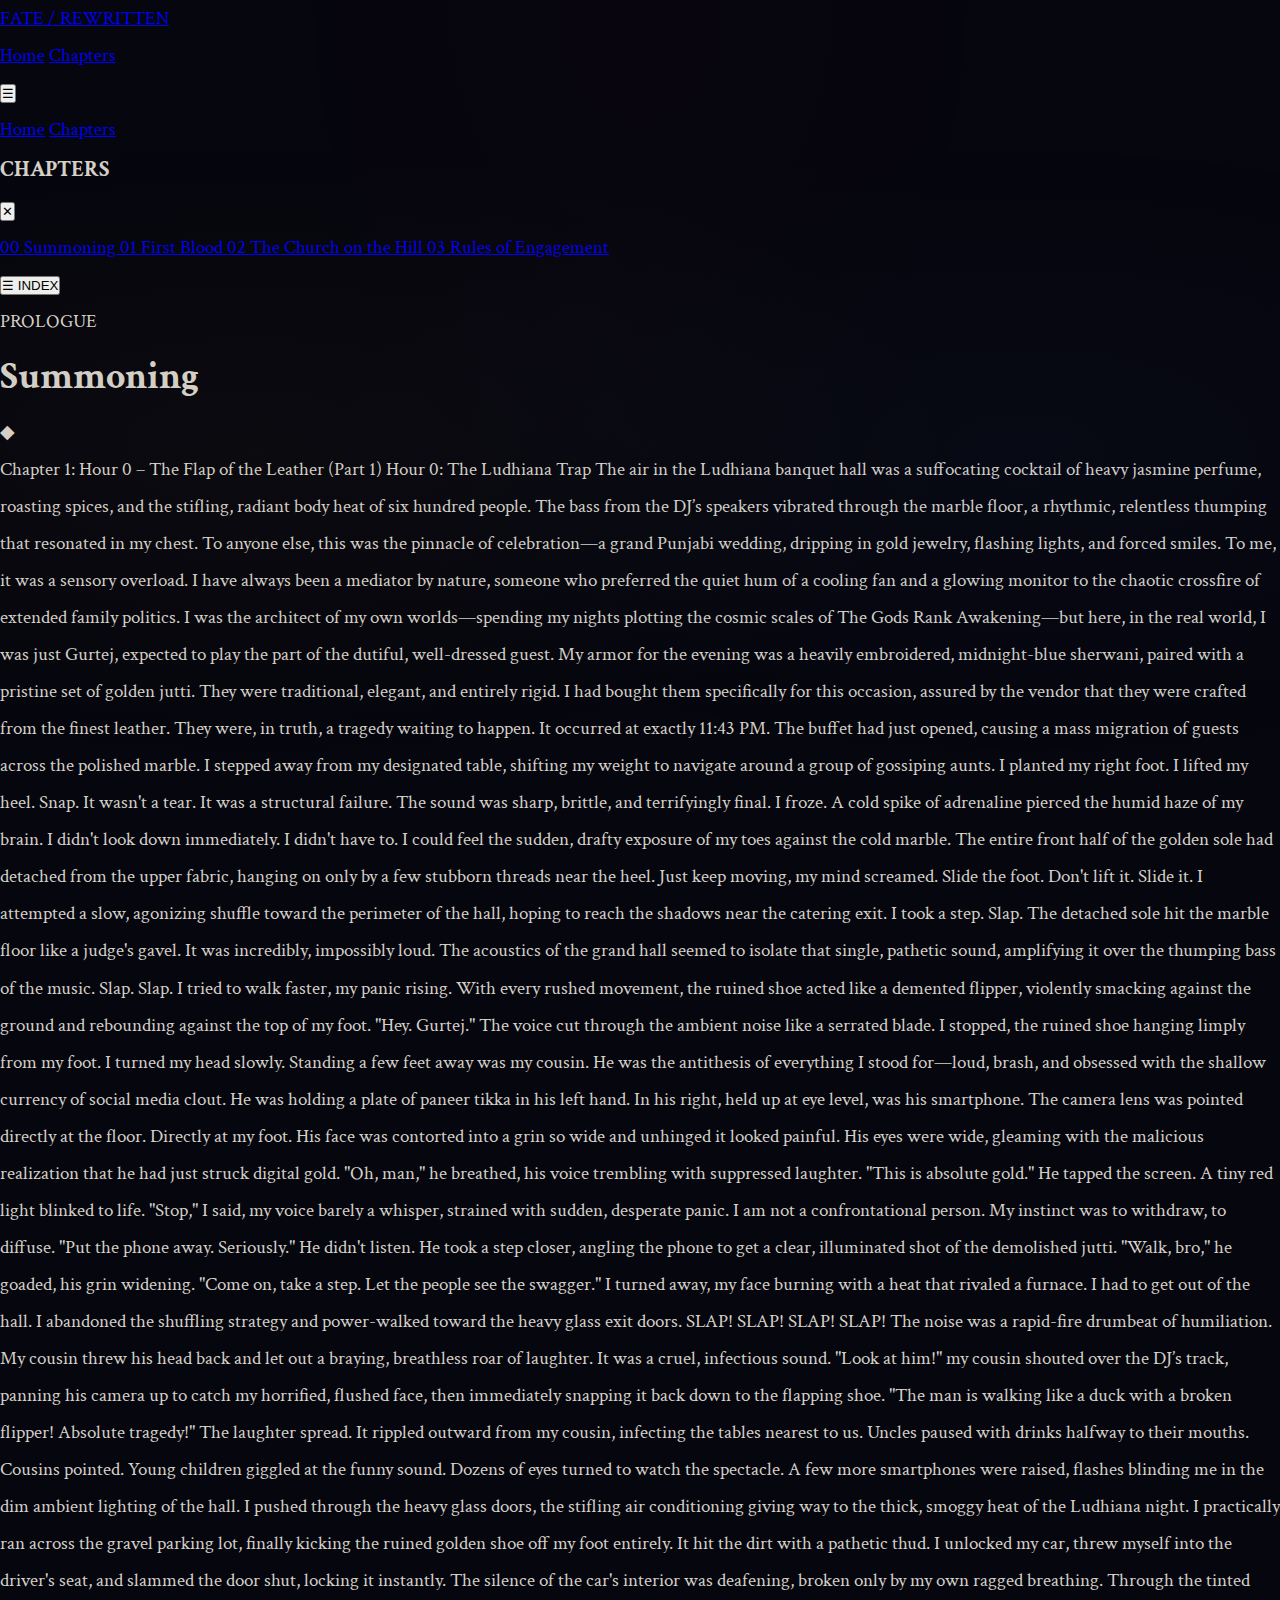
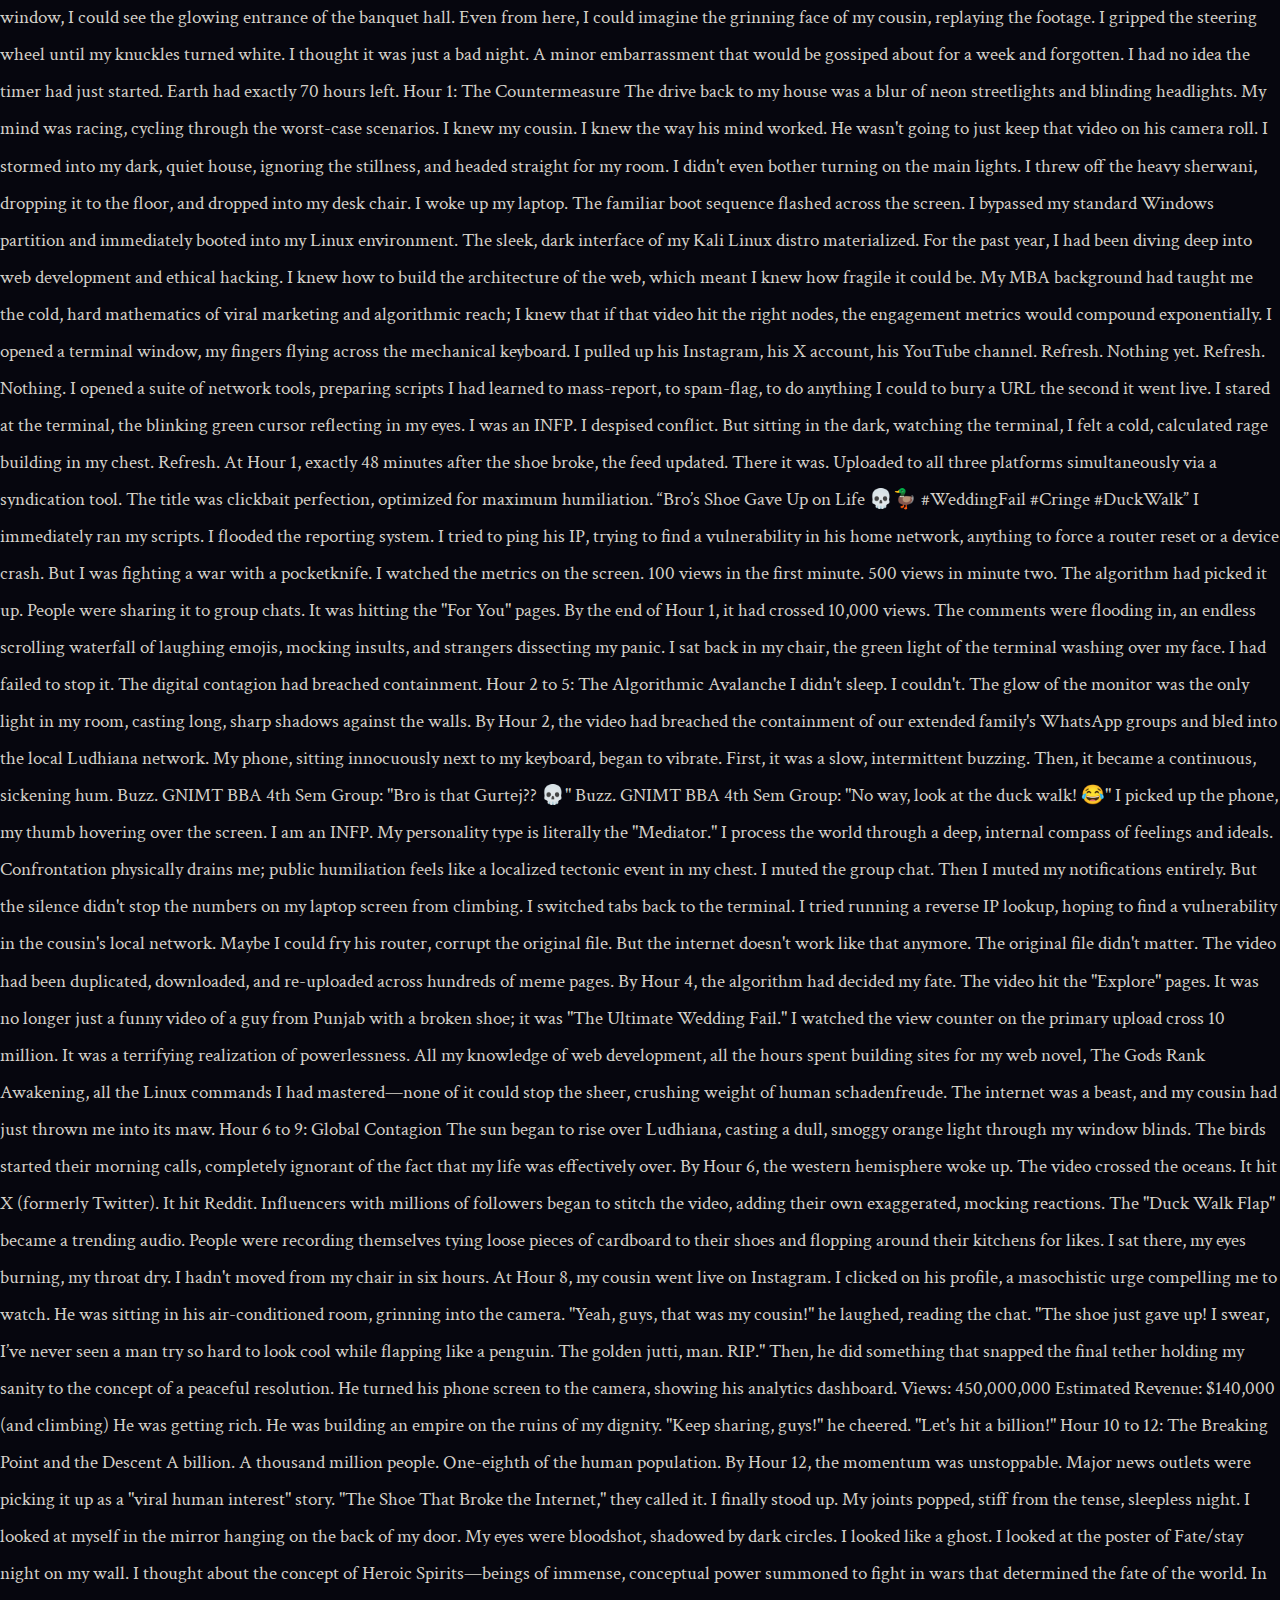
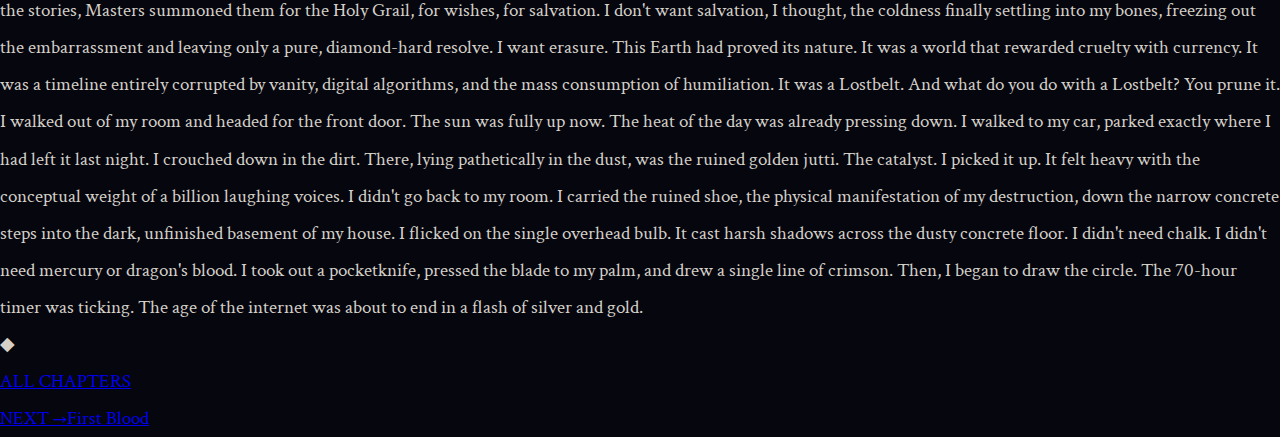
<file: reader.html>
<!DOCTYPE html>
<html lang="en">
<head>
    <meta charset="UTF-8">
    <meta name="viewport" content="width=device-width, initial-scale=1.0">
    <title>Reading...</title>
    <link rel="stylesheet" href="style.css">
    <link href="https://fonts.googleapis.com/css2?family=Cinzel:wght@400;600;700&family=Cormorant+Garamond:ital,wght@0,400;0,600;1,400&display=swap" rel="stylesheet">
</head>
<body class="reader-body">

    <!-- NAVIGATION -->
    <nav class="main-nav scrolled">
        <div class="nav-inner">
            <a href="index.html" class="nav-logo">
                <span class="logo-fate">FATE</span>
                <span class="logo-slash">/</span>
                <span class="logo-sub">REWRITTEN</span>
            </a>
            <div class="nav-links">
                <a href="index.html">Home</a>
                <a href="index.html#chapters-section">Chapters</a>
            </div>
            <button class="mobile-menu-btn" onclick="toggleMobileMenu()">☰</button>
        </div>
        <div class="mobile-menu" id="mobileMenu">
            <a href="index.html">Home</a>
            <a href="index.html#chapters-section">Chapters</a>
        </div>
    </nav>

    <!-- CHAPTER DRAWER -->
    <div class="drawer-overlay" id="drawerOverlay" onclick="toggleDrawer()"></div>
    <aside class="chapter-drawer" id="chapterDrawer">
        <div class="drawer-header">
            <h3>CHAPTERS</h3>
            <button onclick="toggleDrawer()" class="drawer-close">✕</button>
        </div>
        <div id="drawer-list" class="drawer-list"></div>
    </aside>

    <!-- READER -->
    <main class="reader-main">
        <button class="drawer-toggle" onclick="toggleDrawer()">
            <span>☰</span>
            <span>INDEX</span>
        </button>

        <div class="reader-header">
            <span class="reader-label" id="chapter-label">CHAPTER</span>
            <h1 id="chapter-title">Loading...</h1>
            <div class="reader-divider">
                <span class="divider-diamond">◆</span>
            </div>
        </div>

        <article id="chapter-content" class="reader-content">
            Loading chapter...
        </article>

        <div class="reader-end-divider">
            <span class="divider-diamond">◆</span>
        </div>

        <div class="reader-nav">
            <a href="#" id="prev-btn" class="reader-nav-btn prev">
                <span class="nav-dir">← PREVIOUS</span>
                <span class="nav-title" id="prev-title"></span>
            </a>
            <a href="index.html" class="reader-nav-btn home">
                <span class="nav-dir">ALL CHAPTERS</span>
            </a>
            <a href="#" id="next-btn" class="reader-nav-btn next">
                <span class="nav-dir">NEXT →</span>
                <span class="nav-title" id="next-title"></span>
            </a>
        </div>
    </main>

    <!-- PROGRESS BAR -->
    <div class="reading-progress" id="readingProgress"></div>

    <script>
        let chapters = [];
        let currentIndex = 0;
        const requestedCh = new URLSearchParams(window.location.search).get('ch') || 'prologue';

        async function init() {
            const res = await fetch('data/chapters.json');
            const data = await res.json();
            chapters = data.chapters;

            currentIndex = chapters.findIndex(c => c.id === requestedCh);
            if (currentIndex === -1) currentIndex = 0;

            buildDrawer();
            loadChapter(currentIndex);
        }

        async function loadChapter(index) {
            const ch = chapters[index];
            currentIndex = index;

            const label = index === 0 ? 'PROLOGUE' : 'CHAPTER ' + index;
            document.getElementById('chapter-label').textContent = label;
            document.getElementById('chapter-title').textContent = ch.title;
            document.title = `${ch.title} — Fate/Rewritten`;

            try {
                const res = await fetch(ch.file);
                const text = await res.text();
                document.getElementById('chapter-content').textContent = text;
            } catch {
                document.getElementById('chapter-content').textContent = 'Could not load chapter.';
            }

            // Prev
            const prevBtn = document.getElementById('prev-btn');
            if (index > 0) {
                prevBtn.style.display = 'flex';
                document.getElementById('prev-title').textContent = chapters[index - 1].title;
                prevBtn.onclick = (e) => { e.preventDefault(); loadChapter(index - 1); window.scrollTo(0, 0); history.replaceState(null, '', `?ch=${chapters[index - 1].id}`); };
            } else {
                prevBtn.style.display = 'none';
            }

            // Next
            const nextBtn = document.getElementById('next-btn');
            if (index < chapters.length - 1) {
                nextBtn.style.display = 'flex';
                document.getElementById('next-title').textContent = chapters[index + 1].title;
                nextBtn.onclick = (e) => { e.preventDefault(); loadChapter(index + 1); window.scrollTo(0, 0); history.replaceState(null, '', `?ch=${chapters[index + 1].id}`); };
            } else {
                nextBtn.style.display = 'none';
            }

            history.replaceState(null, '', `?ch=${ch.id}`);
            window.scrollTo(0, 0);
            highlightDrawer(index);
        }

        function buildDrawer() {
            const list = document.getElementById('drawer-list');
            list.innerHTML = '';
            chapters.forEach((ch, i) => {
                const link = document.createElement('a');
                link.className = 'drawer-item';
                link.href = `?ch=${ch.id}`;
                link.innerHTML = `
                    <span class="drawer-num">${i === 0 ? '00' : String(i).padStart(2, '0')}</span>
                    <span class="drawer-title">${ch.title}</span>
                `;
                link.onclick = (e) => {
                    e.preventDefault();
                    loadChapter(i);
                    toggleDrawer();
                };
                list.appendChild(link);
            });
        }

        function highlightDrawer(index) {
            document.querySelectorAll('.drawer-item').forEach((el, i) => {
                el.classList.toggle('active', i === index);
            });
        }

        function toggleDrawer() {
            document.getElementById('chapterDrawer').classList.toggle('open');
            document.getElementById('drawerOverlay').classList.toggle('open');
        }

        function toggleMobileMenu() {
            document.getElementById('mobileMenu').classList.toggle('open');
        }

        // Reading progress bar
        window.addEventListener('scroll', () => {
            const scrollTop = window.scrollY;
            const docHeight = document.documentElement.scrollHeight - window.innerHeight;
            const progress = (scrollTop / docHeight) * 100;
            document.getElementById('readingProgress').style.width = progress + '%';
        });

        // Keyboard nav
        document.addEventListener('keydown', (e) => {
            if (e.key === 'ArrowLeft' && currentIndex > 0) {
                loadChapter(currentIndex - 1);
                window.scrollTo(0, 0);
                history.replaceState(null, '', `?ch=${chapters[currentIndex].id}`);
            }
            if (e.key === 'ArrowRight' && currentIndex < chapters.length - 1) {
                loadChapter(currentIndex + 1);
                window.scrollTo(0, 0);
                history.replaceState(null, '', `?ch=${chapters[currentIndex].id}`);
            }
        });

        init();
    </script>

</body>
</html>
</file>
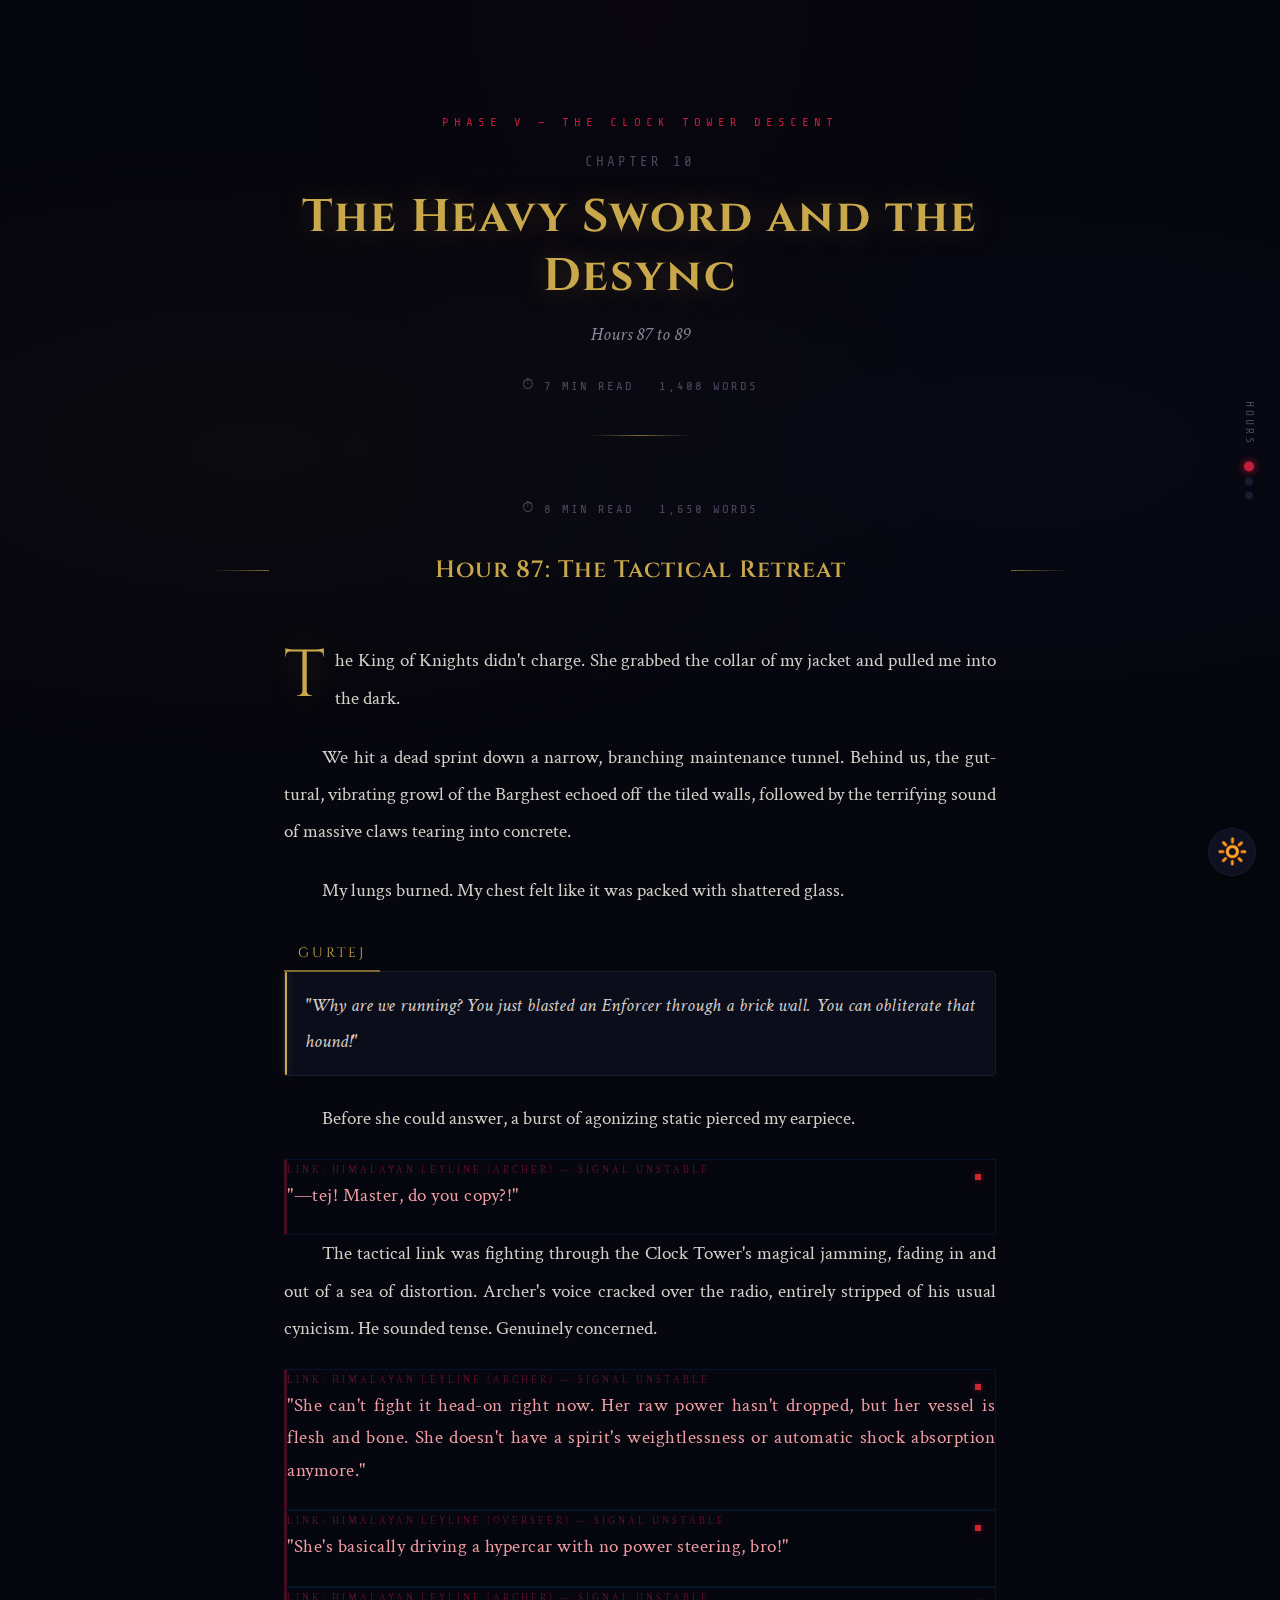
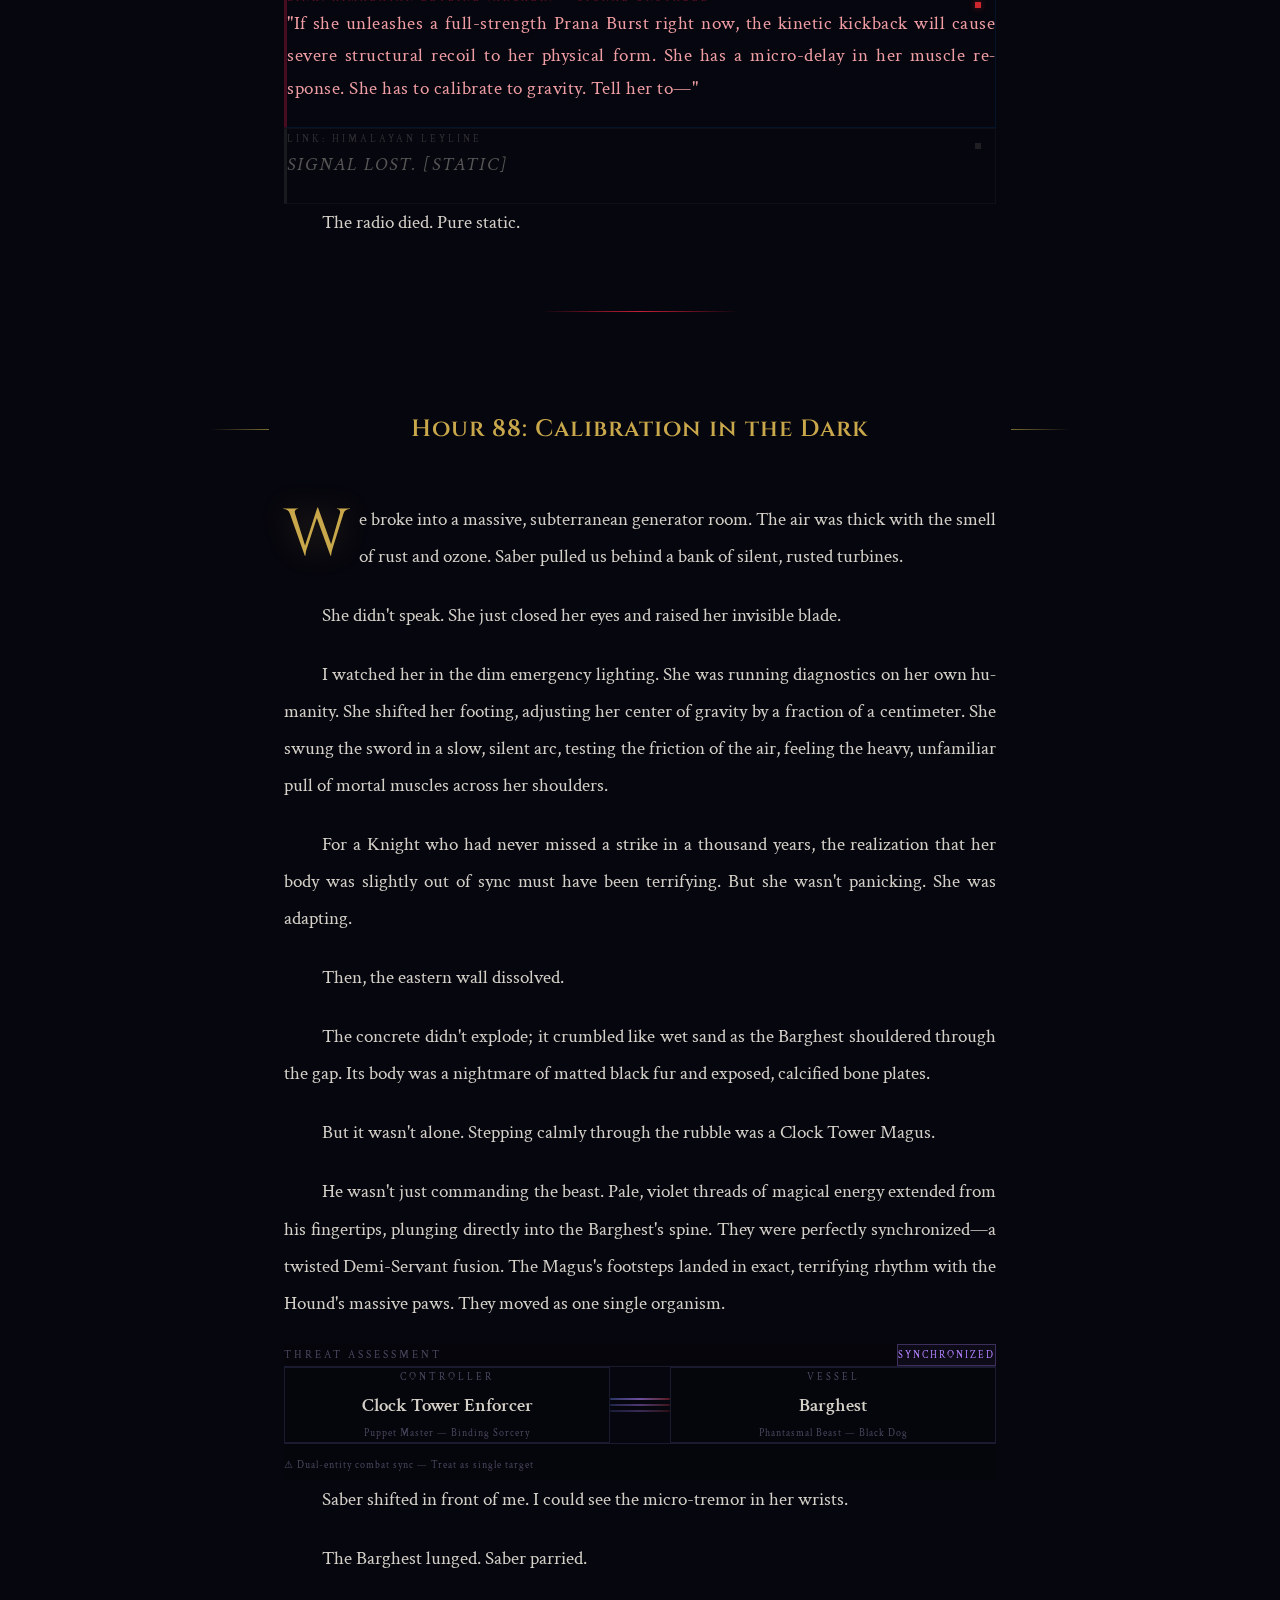
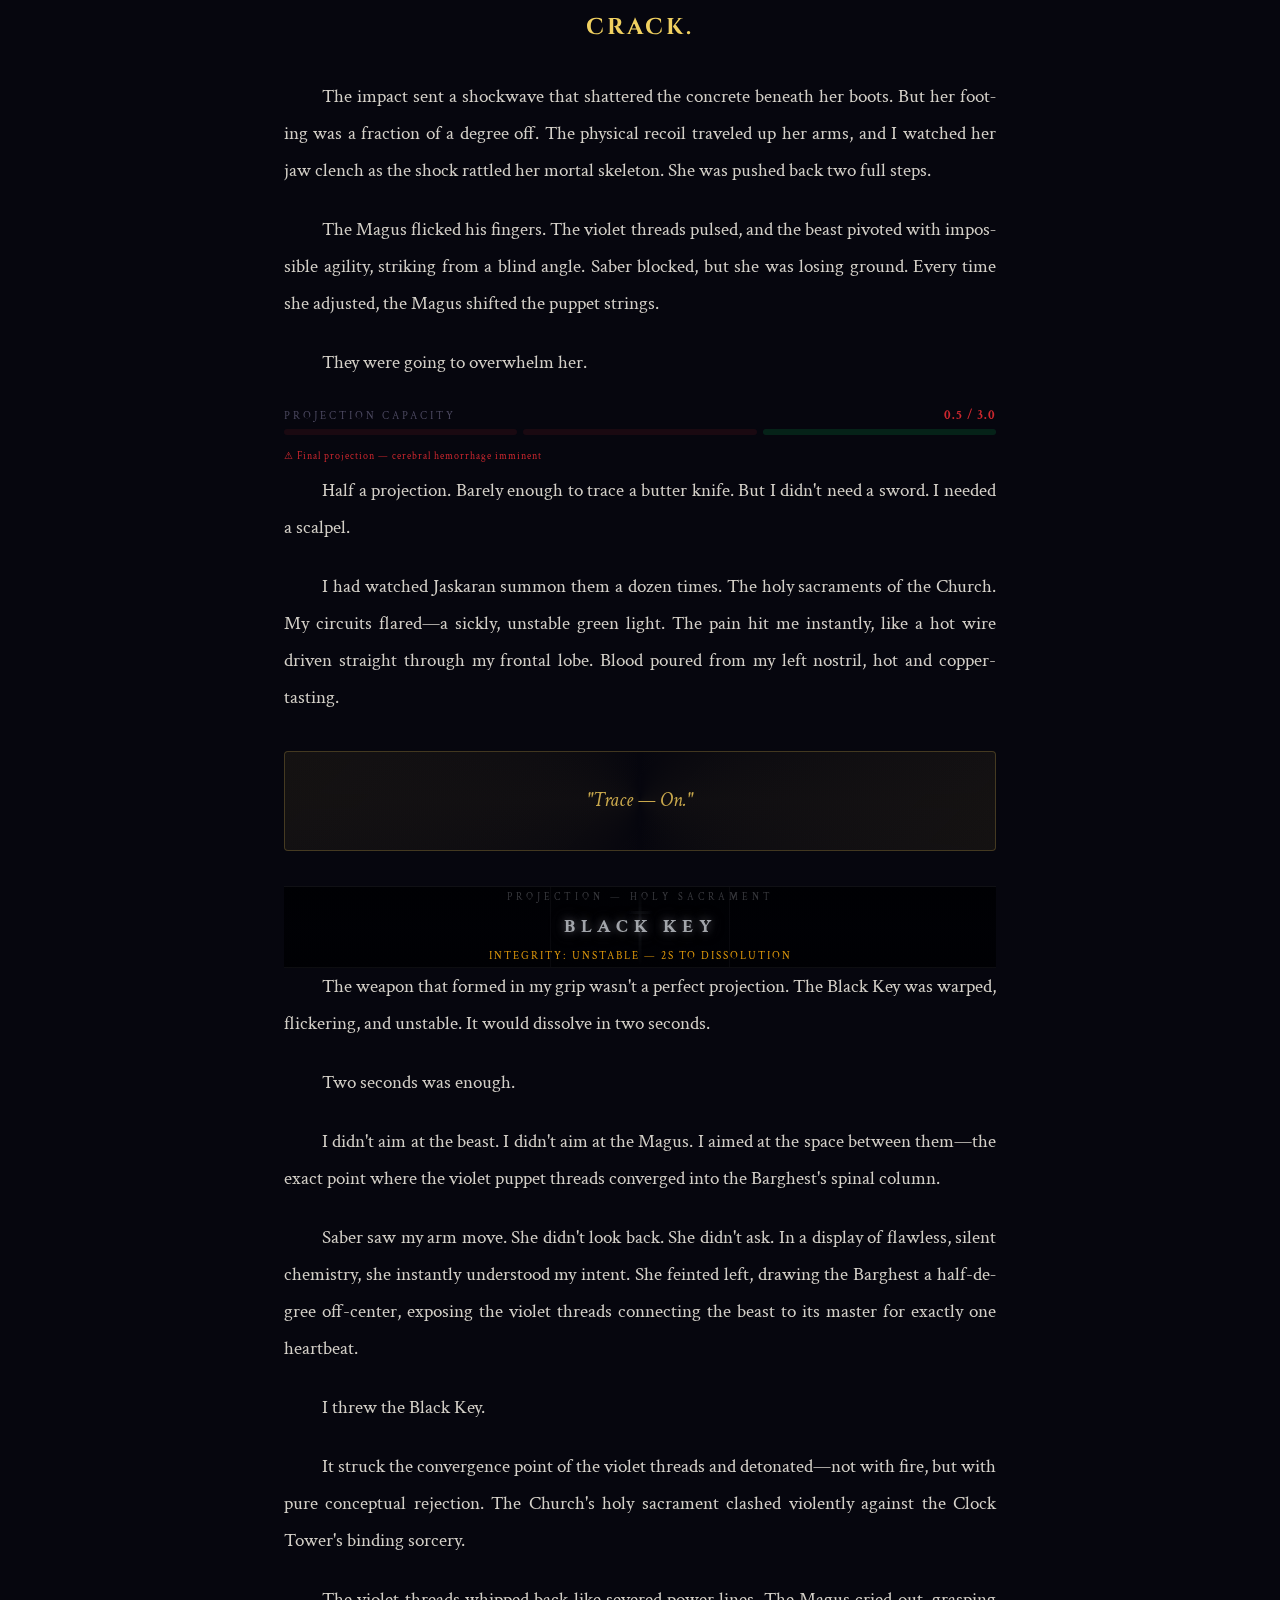
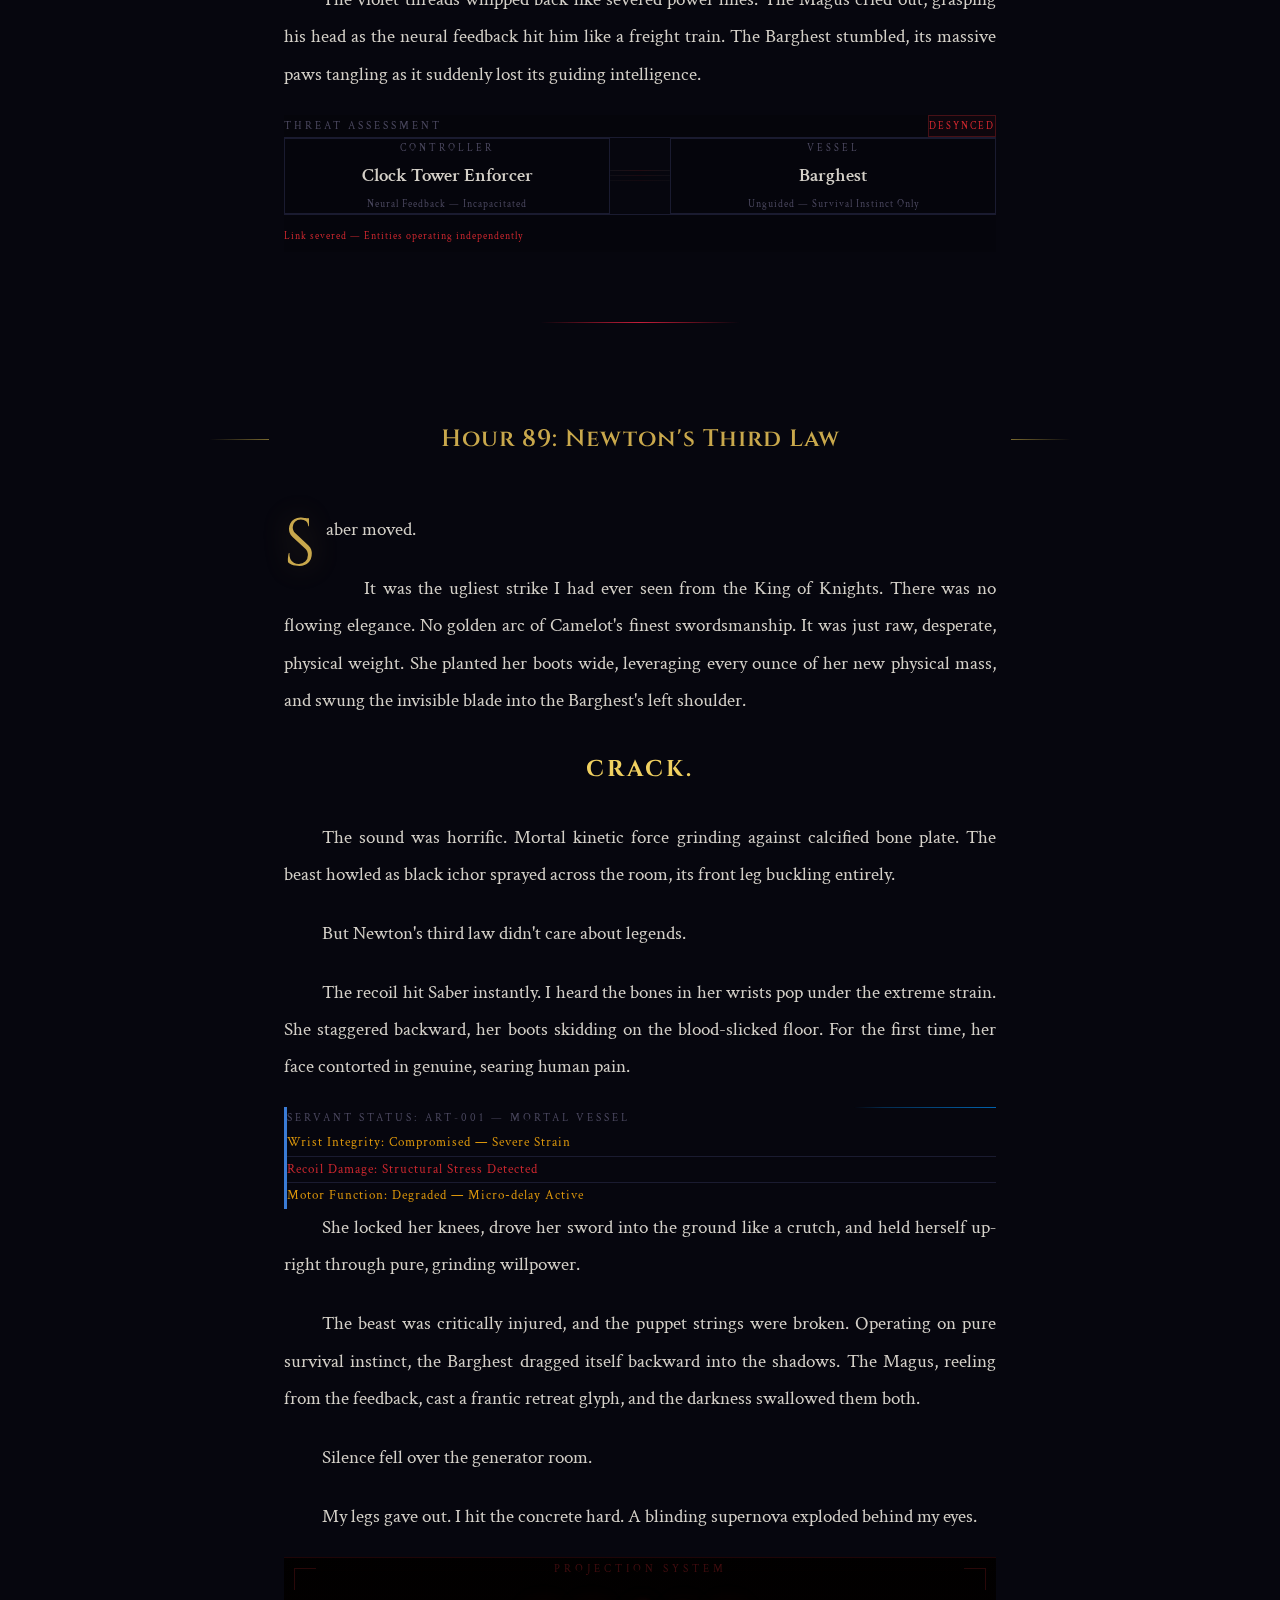
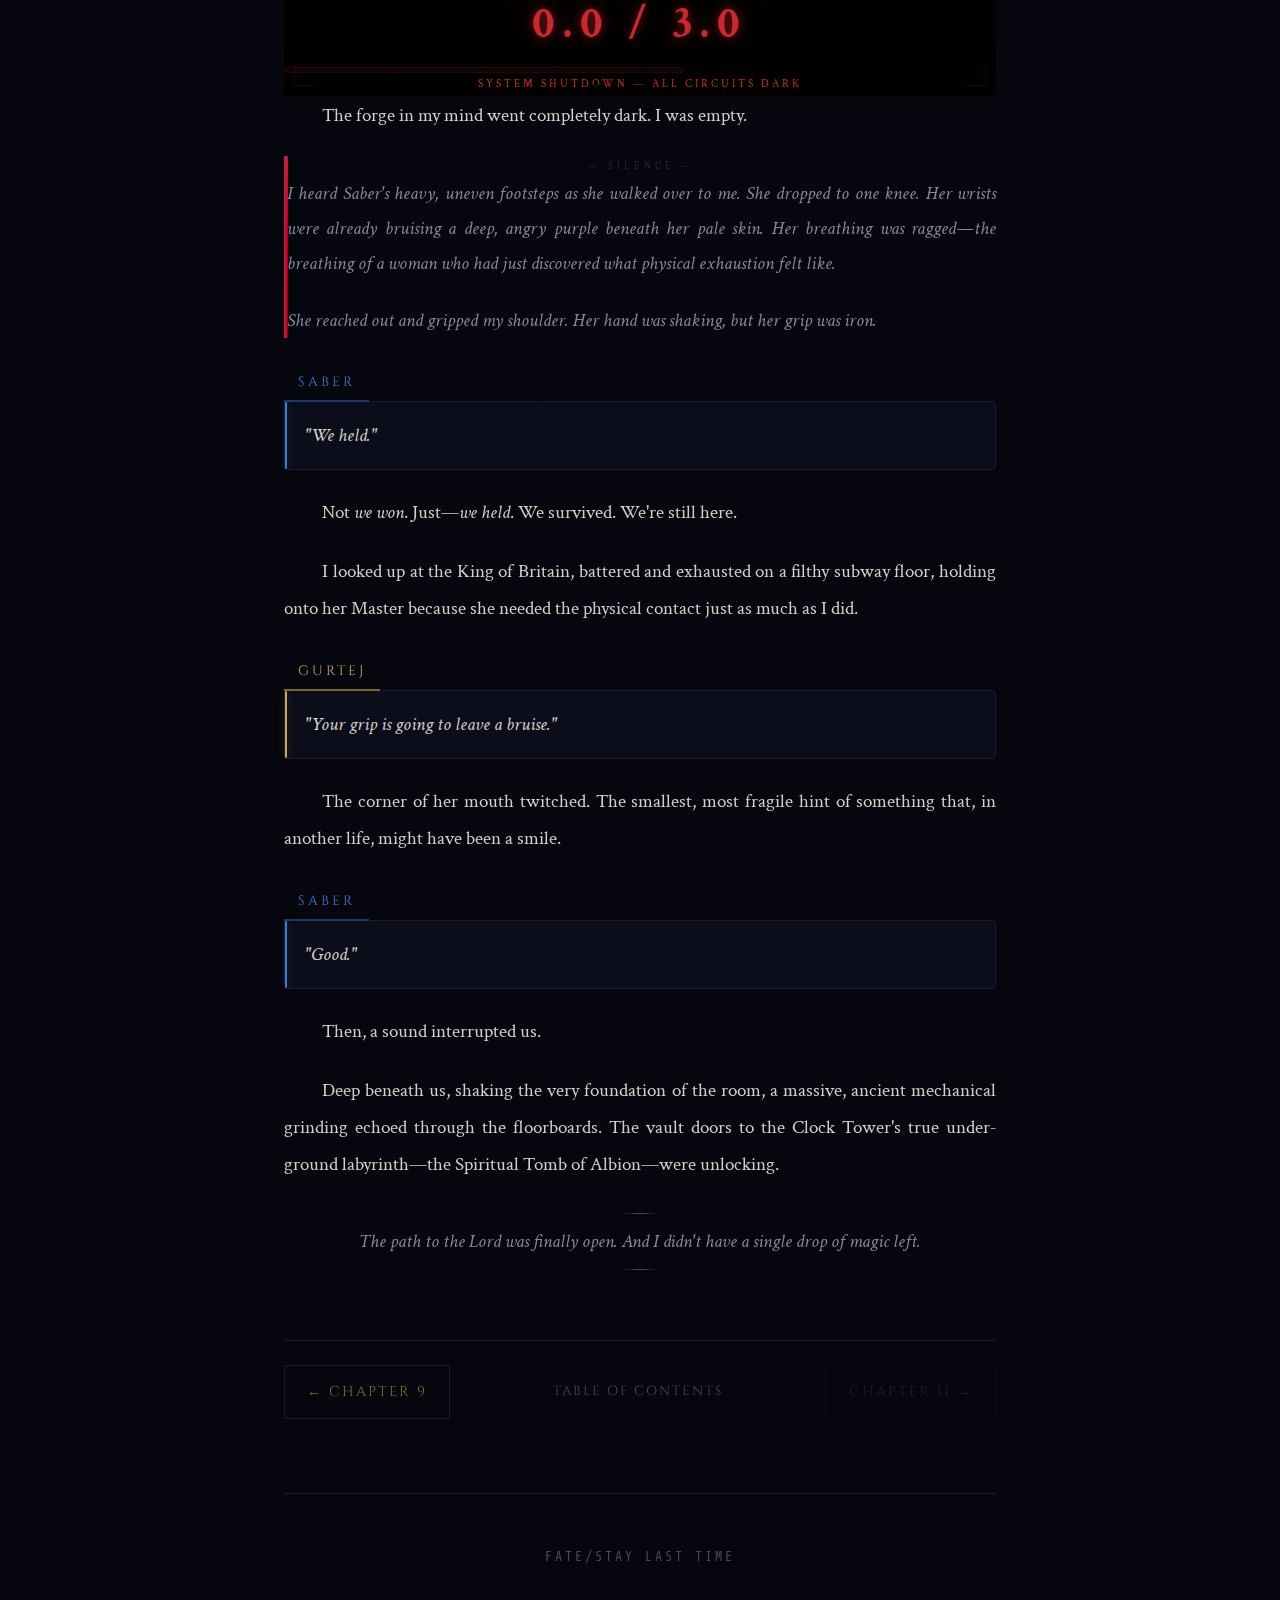
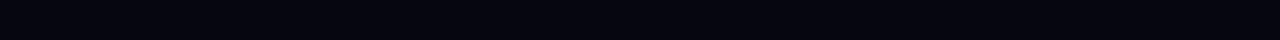
<file: chapters/chapter-10.html>
<!DOCTYPE html>
<html lang="en">
<head>
    <meta charset="UTF-8">
    <meta name="viewport" content="width=device-width, initial-scale=1.0">
    <meta name="description" content="Chapter 10 of Fate/Stay Last Time. The Heavy Sword, the Desync, and the Mortal King's last projection.">
    <title>Chapter 10 — The Heavy Sword and the Desync | Fate/Stay Last Time</title>
    <link rel="stylesheet" href="../style.css">
    <link rel="stylesheet" href="../style1.css">
</head>
<body>

    <div class="hour-tracker">
        <span class="label">Hours</span>
        <div class="hour-dot" title="Hour 87"></div>
        <div class="hour-dot" title="Hour 88"></div>
        <div class="hour-dot" title="Hour 89"></div>
    </div>

    <div class="container">

        <div class="chapter-header">
            <span class="phase-label">Phase V — The Clock Tower Descent</span>
            <span class="chapter-label">Chapter 10</span>
            <h1>The Heavy Sword and the Desync</h1>
            <p class="subtitle">Hours 87 to 89</p>
        </div>

        <div class="reading-time">
            <span class="rt-icon">⏱</span>
            <span>8 min read</span>
            <span class="rt-separator">·</span>
            <span>1,650 words</span>
        </div>

        <div class="prose">

            <h2 class="hour-heading">Hour 87: The Tactical Retreat</h2>

            <p>The King of Knights didn't charge. She grabbed the collar of my jacket and pulled me into the dark.</p>

            <p>We hit a dead sprint down a narrow, branching maintenance tunnel. Behind us, the guttural, vibrating growl of the Barghest echoed off the tiled walls, followed by the terrifying sound of massive claws tearing into concrete.</p>

            <p>My lungs burned. My chest felt like it was packed with shattered glass.</p>

            <div class="dialogue-box">
                <span class="speaker master">Gurtej</span>
                <p class="dialogue-text">"Why are we running? You just blasted an Enforcer through a brick wall. You can obliterate that hound!"</p>
            </div>

            <p>Before she could answer, a burst of agonizing static pierced my earpiece.</p>

            <div class="tactical-comms jammed-link">
                <span class="comms-source">Link: Himalayan Leyline (Archer) — Signal Unstable</span>
                <p class="comms-text">"—tej! Master, do you copy?!"</p>
            </div>

            <p>The tactical link was fighting through the Clock Tower's magical jamming, fading in and out of a sea of distortion. Archer's voice cracked over the radio, entirely stripped of his usual cynicism. He sounded tense. Genuinely concerned.</p>

            <div class="tactical-comms jammed-link">
                <span class="comms-source">Link: Himalayan Leyline (Archer) — Signal Unstable</span>
                <p class="comms-text">"She can't fight it head-on right now. Her raw power hasn't dropped, but her vessel is flesh and bone. She doesn't have a spirit's weightlessness or automatic shock absorption anymore."</p>
            </div>

            <div class="tactical-comms jammed-link">
                <span class="comms-source">Link: Himalayan Leyline (Overseer) — Signal Unstable</span>
                <p class="comms-text">"She's basically driving a hypercar with no power steering, bro!"</p>
            </div>

            <div class="tactical-comms jammed-link">
                <span class="comms-source">Link: Himalayan Leyline (Archer) — Signal Unstable</span>
                <p class="comms-text">"If she unleashes a full-strength Prana Burst right now, the kinetic kickback will cause severe structural recoil to her physical form. She has a micro-delay in her muscle response. She has to calibrate to gravity. Tell her to—"</p>
            </div>

            <div class="tactical-comms dead-link">
                <span class="comms-source">Link: Himalayan Leyline</span>
                <p class="comms-text static">SIGNAL LOST. [STATIC]</p>
            </div>

            <p>The radio died. Pure static.</p>

            <div class="scene-break"><span class="drip"></span></div>

            <h2 class="hour-heading">Hour 88: Calibration in the Dark</h2>

            <p>We broke into a massive, subterranean generator room. The air was thick with the smell of rust and ozone. Saber pulled us behind a bank of silent, rusted turbines.</p>

            <p>She didn't speak. She just closed her eyes and raised her invisible blade.</p>

            <p>I watched her in the dim emergency lighting. She was running diagnostics on her own humanity. She shifted her footing, adjusting her center of gravity by a fraction of a centimeter. She swung the sword in a slow, silent arc, testing the friction of the air, feeling the heavy, unfamiliar pull of mortal muscles across her shoulders.</p>

            <p>For a Knight who had never missed a strike in a thousand years, the realization that her body was slightly out of sync must have been terrifying. But she wasn't panicking. She was adapting.</p>

            <p>Then, the eastern wall dissolved.</p>

            <p>The concrete didn't explode; it crumbled like wet sand as the Barghest shouldered through the gap. Its body was a nightmare of matted black fur and exposed, calcified bone plates.</p>

            <p>But it wasn't alone. Stepping calmly through the rubble was a Clock Tower Magus.</p>

            <p>He wasn't just commanding the beast. Pale, violet threads of magical energy extended from his fingertips, plunging directly into the Barghest's spine. They were perfectly synchronized—a twisted Demi-Servant fusion. The Magus's footsteps landed in exact, terrifying rhythm with the Hound's massive paws. They moved as one single organism.</p>

            <div class="demi-threat">
                <div class="dt-header">
                    <span class="dt-classification">Threat Assessment</span>
                    <span class="dt-sync-status dt-synced">Synchronized</span>
                </div>
                <div class="dt-body">
                    <div class="dt-entity dt-entity-magus">
                        <span class="dt-role">Controller</span>
                        <span class="dt-name">Clock Tower Enforcer</span>
                        <span class="dt-class">Puppet Master — Binding Sorcery</span>
                    </div>
                    <div class="dt-link">
                        <div class="dt-thread"></div>
                        <div class="dt-thread"></div>
                        <div class="dt-thread"></div>
                    </div>
                    <div class="dt-entity dt-entity-beast">
                        <span class="dt-role">Vessel</span>
                        <span class="dt-name">Barghest</span>
                        <span class="dt-class">Phantasmal Beast — Black Dog</span>
                    </div>
                </div>
                <div class="dt-footer">
                    <span class="dt-warning">⚠ Dual-entity combat sync — Treat as single target</span>
                </div>
            </div>

            <p>Saber shifted in front of me. I could see the micro-tremor in her wrists.</p>

            <p>The Barghest lunged. Saber parried.</p>

            <p class="sound-effect shake">CRACK.</p>

            <p>The impact sent a shockwave that shattered the concrete beneath her boots. But her footing was a fraction of a degree off. The physical recoil traveled up her arms, and I watched her jaw clench as the shock rattled her mortal skeleton. She was pushed back two full steps.</p>

            <p>The Magus flicked his fingers. The violet threads pulsed, and the beast pivoted with impossible agility, striking from a blind angle. Saber blocked, but she was losing ground. Every time she adjusted, the Magus shifted the puppet strings.</p>

            <p>They were going to overwhelm her.</p>

            <div class="projection-counter">
                <div class="pc-header">
                    <span class="pc-label">Projection Capacity</span>
                    <span class="pc-count pc-critical">0.5 / 3.0</span>
                </div>
                <div class="pc-charges">
                    <div class="pc-charge pc-used"></div>
                    <div class="pc-charge pc-used"></div>
                    <div class="pc-charge pc-half"></div>
                </div>
                <span class="pc-status pc-danger">⚠ Final projection — cerebral hemorrhage imminent</span>
            </div>

            <p>Half a projection. Barely enough to trace a butter knife. But I didn't need a sword. I needed a scalpel.</p>

            <p>I had watched Jaskaran summon them a dozen times. The holy sacraments of the Church. My circuits flared—a sickly, unstable green light. The pain hit me instantly, like a hot wire driven straight through my frontal lobe. Blood poured from my left nostril, hot and copper-tasting.</p>

            <p class="incantation trace">"Trace — On."</p>

            <div class="black-key-projection">
                <span class="bkp-system">Projection — Holy Sacrament</span>
                <span class="bkp-name">Black Key</span>
                <span class="bkp-status">Integrity: Unstable — 2s to dissolution</span>
                <div class="bkp-cross">
                    <div class="bkp-cross-v"></div>
                    <div class="bkp-cross-h"></div>
                </div>
            </div>

            <p>The weapon that formed in my grip wasn't a perfect projection. The Black Key was warped, flickering, and unstable. It would dissolve in two seconds.</p>

            <p>Two seconds was enough.</p>

            <p>I didn't aim at the beast. I didn't aim at the Magus. I aimed at the space between them—the exact point where the violet puppet threads converged into the Barghest's spinal column.</p>

            <p>Saber saw my arm move. She didn't look back. She didn't ask. In a display of flawless, silent chemistry, she instantly understood my intent. She feinted left, drawing the Barghest a half-degree off-center, exposing the violet threads connecting the beast to its master for exactly one heartbeat.</p>

            <p>I threw the Black Key.</p>

            <p>It struck the convergence point of the violet threads and detonated—not with fire, but with pure conceptual rejection. The Church's holy sacrament clashed violently against the Clock Tower's binding sorcery.</p>

            <p>The violet threads whipped back like severed power lines. The Magus cried out, grasping his head as the neural feedback hit him like a freight train. The Barghest stumbled, its massive paws tangling as it suddenly lost its guiding intelligence.</p>

            <div class="demi-threat dt-broken">
                <div class="dt-header">
                    <span class="dt-classification">Threat Assessment</span>
                    <span class="dt-sync-status dt-desynced">Desynced</span>
                </div>
                <div class="dt-body">
                    <div class="dt-entity dt-entity-magus">
                        <span class="dt-role">Controller</span>
                        <span class="dt-name">Clock Tower Enforcer</span>
                        <span class="dt-class">Neural Feedback — Incapacitated</span>
                    </div>
                    <div class="dt-link">
                        <div class="dt-thread"></div>
                        <div class="dt-thread"></div>
                        <div class="dt-thread"></div>
                    </div>
                    <div class="dt-entity dt-entity-beast">
                        <span class="dt-role">Vessel</span>
                        <span class="dt-name">Barghest</span>
                        <span class="dt-class">Unguided — Survival Instinct Only</span>
                    </div>
                </div>
                <div class="dt-footer">
                    <span class="dt-warning">Link severed — Entities operating independently</span>
                </div>
            </div>

            <div class="scene-break"><span class="drip"></span></div>

            <h2 class="hour-heading">Hour 89: Newton's Third Law</h2>

            <p>Saber moved.</p>

            <p>It was the ugliest strike I had ever seen from the King of Knights. There was no flowing elegance. No golden arc of Camelot's finest swordsmanship. It was just raw, desperate, physical weight. She planted her boots wide, leveraging every ounce of her new physical mass, and swung the invisible blade into the Barghest's left shoulder.</p>

            <p class="sound-effect heavy shake">CRACK.</p>

            <p>The sound was horrific. Mortal kinetic force grinding against calcified bone plate. The beast howled as black ichor sprayed across the room, its front leg buckling entirely.</p>

            <p>But Newton's third law didn't care about legends.</p>

            <p>The recoil hit Saber instantly. I heard the bones in her wrists pop under the extreme strain. She staggered backward, her boots skidding on the blood-slicked floor. For the first time, her face contorted in genuine, searing human pain.</p>

            <div class="mortal-vitals">
                <span class="mv-title">Servant Status: ART-001 — Mortal Vessel</span>
                <span class="mv-stat warning">Wrist Integrity: Compromised — Severe Strain</span>
                <span class="mv-stat alert">Recoil Damage: Structural Stress Detected</span>
                <span class="mv-stat warning">Motor Function: Degraded — Micro-delay Active</span>
            </div>

            <p>She locked her knees, drove her sword into the ground like a crutch, and held herself upright through pure, grinding willpower.</p>

            <p>The beast was critically injured, and the puppet strings were broken. Operating on pure survival instinct, the Barghest dragged itself backward into the shadows. The Magus, reeling from the feedback, cast a frantic retreat glyph, and the darkness swallowed them both.</p>

            <p>Silence fell over the generator room.</p>

            <p>My legs gave out. I hit the concrete hard. A blinding supernova exploded behind my eyes.</p>

            <div class="projection-zero">
                <div class="pz-corners">
                    <div class="pz-corner pz-corner-tl"></div>
                    <div class="pz-corner pz-corner-tr"></div>
                    <div class="pz-corner pz-corner-bl"></div>
                    <div class="pz-corner pz-corner-br"></div>
                </div>
                <span class="pz-system">Projection System</span>
                <span class="pz-capacity">0.0 / 3.0</span>
                <div class="pz-bar">
                    <div class="pz-fill"></div>
                </div>
                <span class="pz-status">System Shutdown — All Circuits Dark</span>
            </div>

            <p>The forge in my mind went completely dark. I was empty.</p>

            <div class="wound-aftermath">
                <span class="wa-silence">— Silence —</span>
                <p>I heard Saber's heavy, uneven footsteps as she walked over to me. She dropped to one knee. Her wrists were already bruising a deep, angry purple beneath her pale skin. Her breathing was ragged—the breathing of a woman who had just discovered what physical exhaustion felt like.</p>
                <p>She reached out and gripped my shoulder. Her hand was shaking, but her grip was iron.</p>
            </div>

            <div class="dialogue-box">
                <span class="speaker saber">Saber</span>
                <p class="dialogue-text">"We held."</p>
            </div>

            <p>Not <em>we won</em>. Just—<em>we held</em>. We survived. We're still here.</p>

            <p>I looked up at the King of Britain, battered and exhausted on a filthy subway floor, holding onto her Master because she needed the physical contact just as much as I did.</p>

            <div class="dialogue-box">
                <span class="speaker master">Gurtej</span>
                <p class="dialogue-text">"Your grip is going to leave a bruise."</p>
            </div>

            <p>The corner of her mouth twitched. The smallest, most fragile hint of something that, in another life, might have been a smile.</p>

            <div class="dialogue-box">
                <span class="speaker saber">Saber</span>
                <p class="dialogue-text">"Good."</p>
            </div>

            <p>Then, a sound interrupted us.</p>

            <p>Deep beneath us, shaking the very foundation of the room, a massive, ancient mechanical grinding echoed through the floorboards. The vault doors to the Clock Tower's true underground labyrinth—the Spiritual Tomb of Albion—were unlocking.</p>

            <p class="thought">The path to the Lord was finally open. And I didn't have a single drop of magic left.</p>

        </div>

        <nav class="chapter-nav">
            <a href="chapter-9.html">← Chapter 9</a>
            <a href="../index.html">Table of Contents</a>
            <a href="chapter-11.html" class="disabled">Chapter 11 →</a>
        </nav>

        <footer>
            <p>Fate/Stay Last Time</p>
        </footer>

    </div>

    <button class="theme-toggle" data-tooltip="Switch to Avalon" aria-label="Toggle theme">
        <span class="icon-sun">🔆</span>
        <span class="icon-moon">🌙</span>
    </button>

    <script src="../script.js"></script>

</body>
</html>
</file>
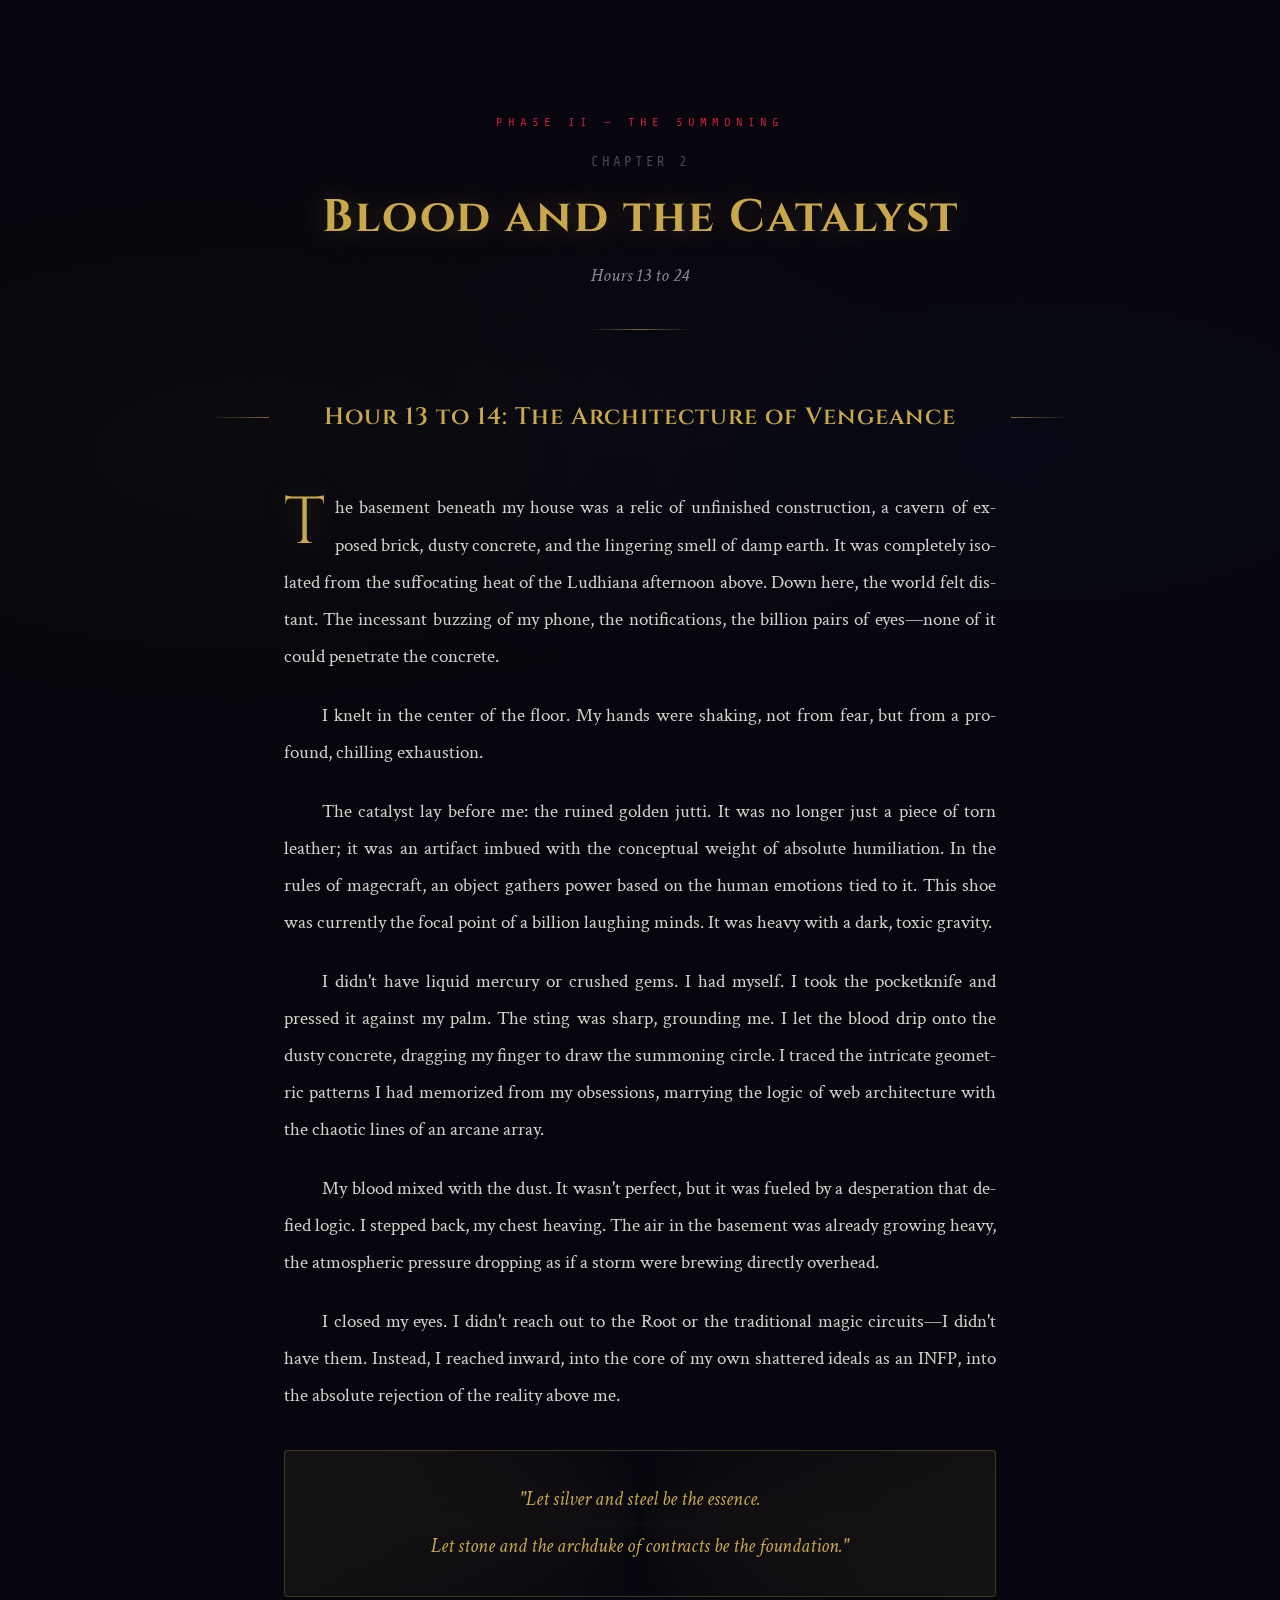
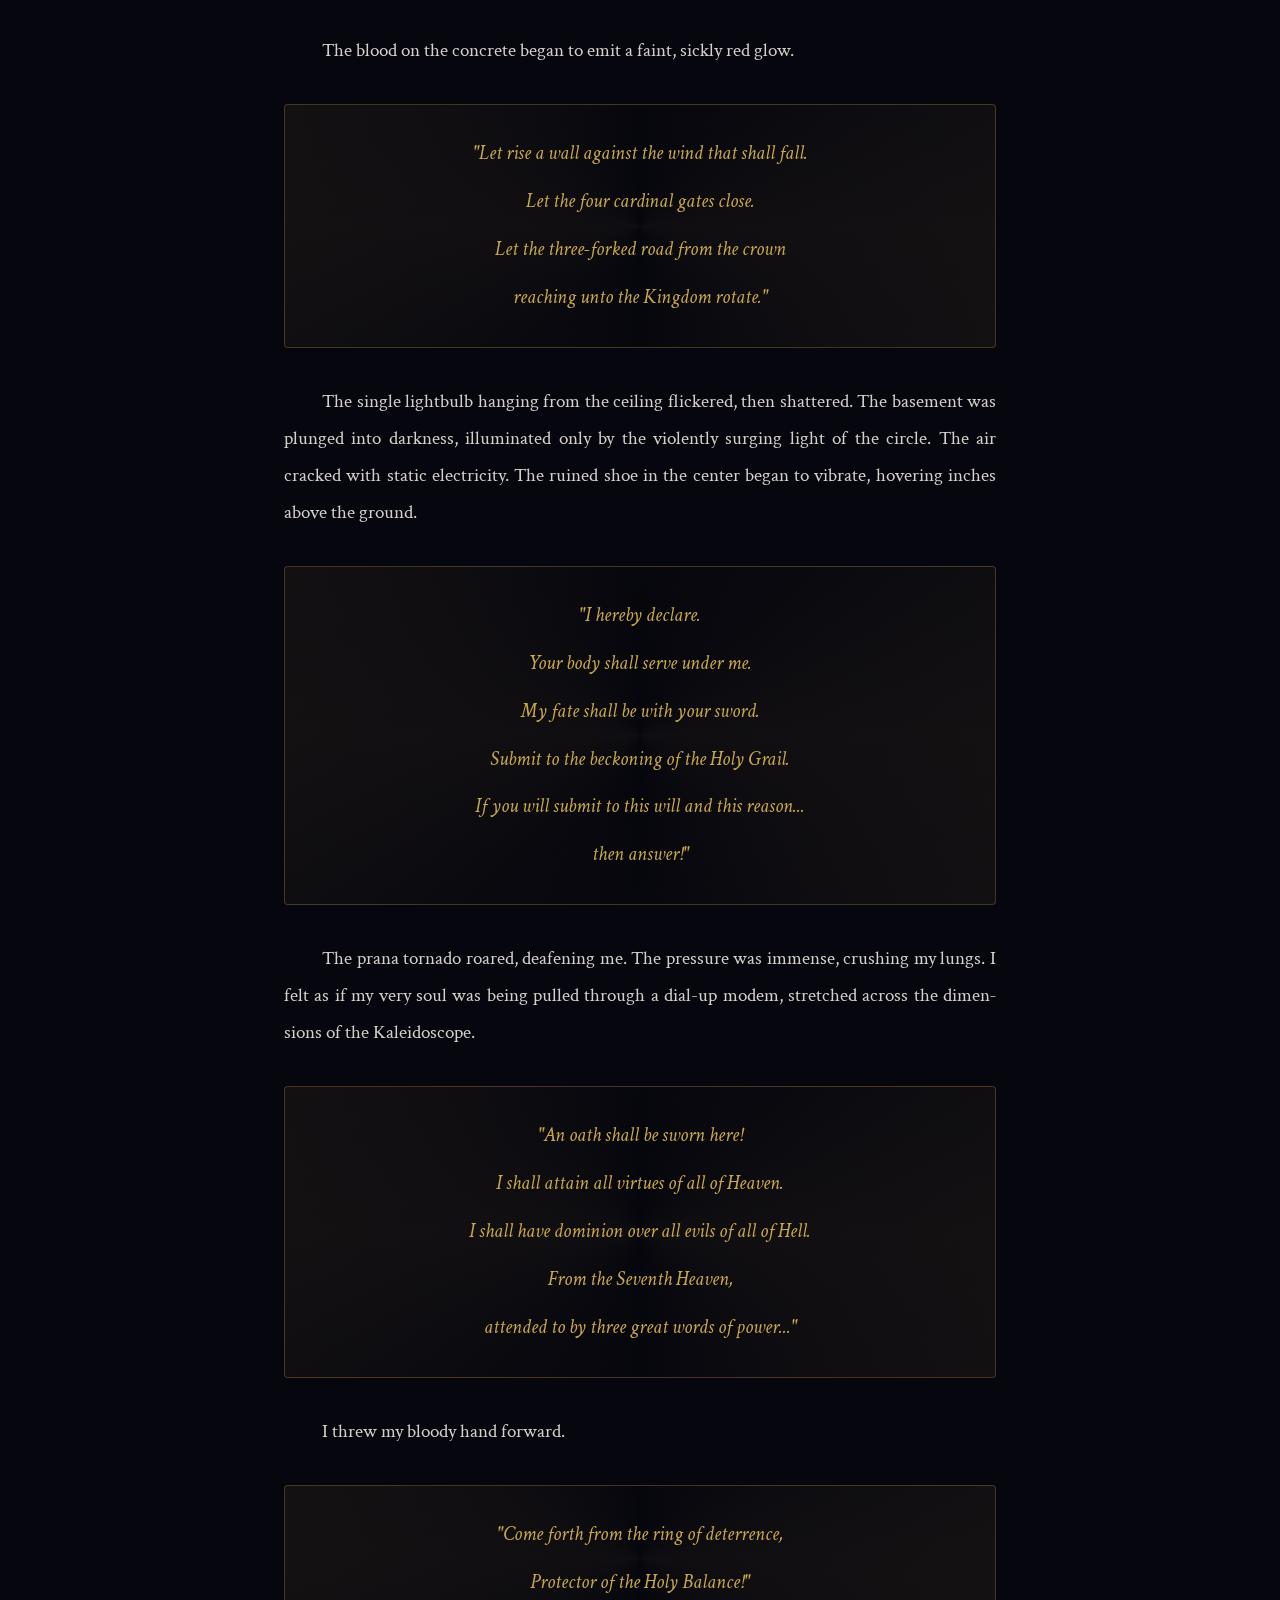
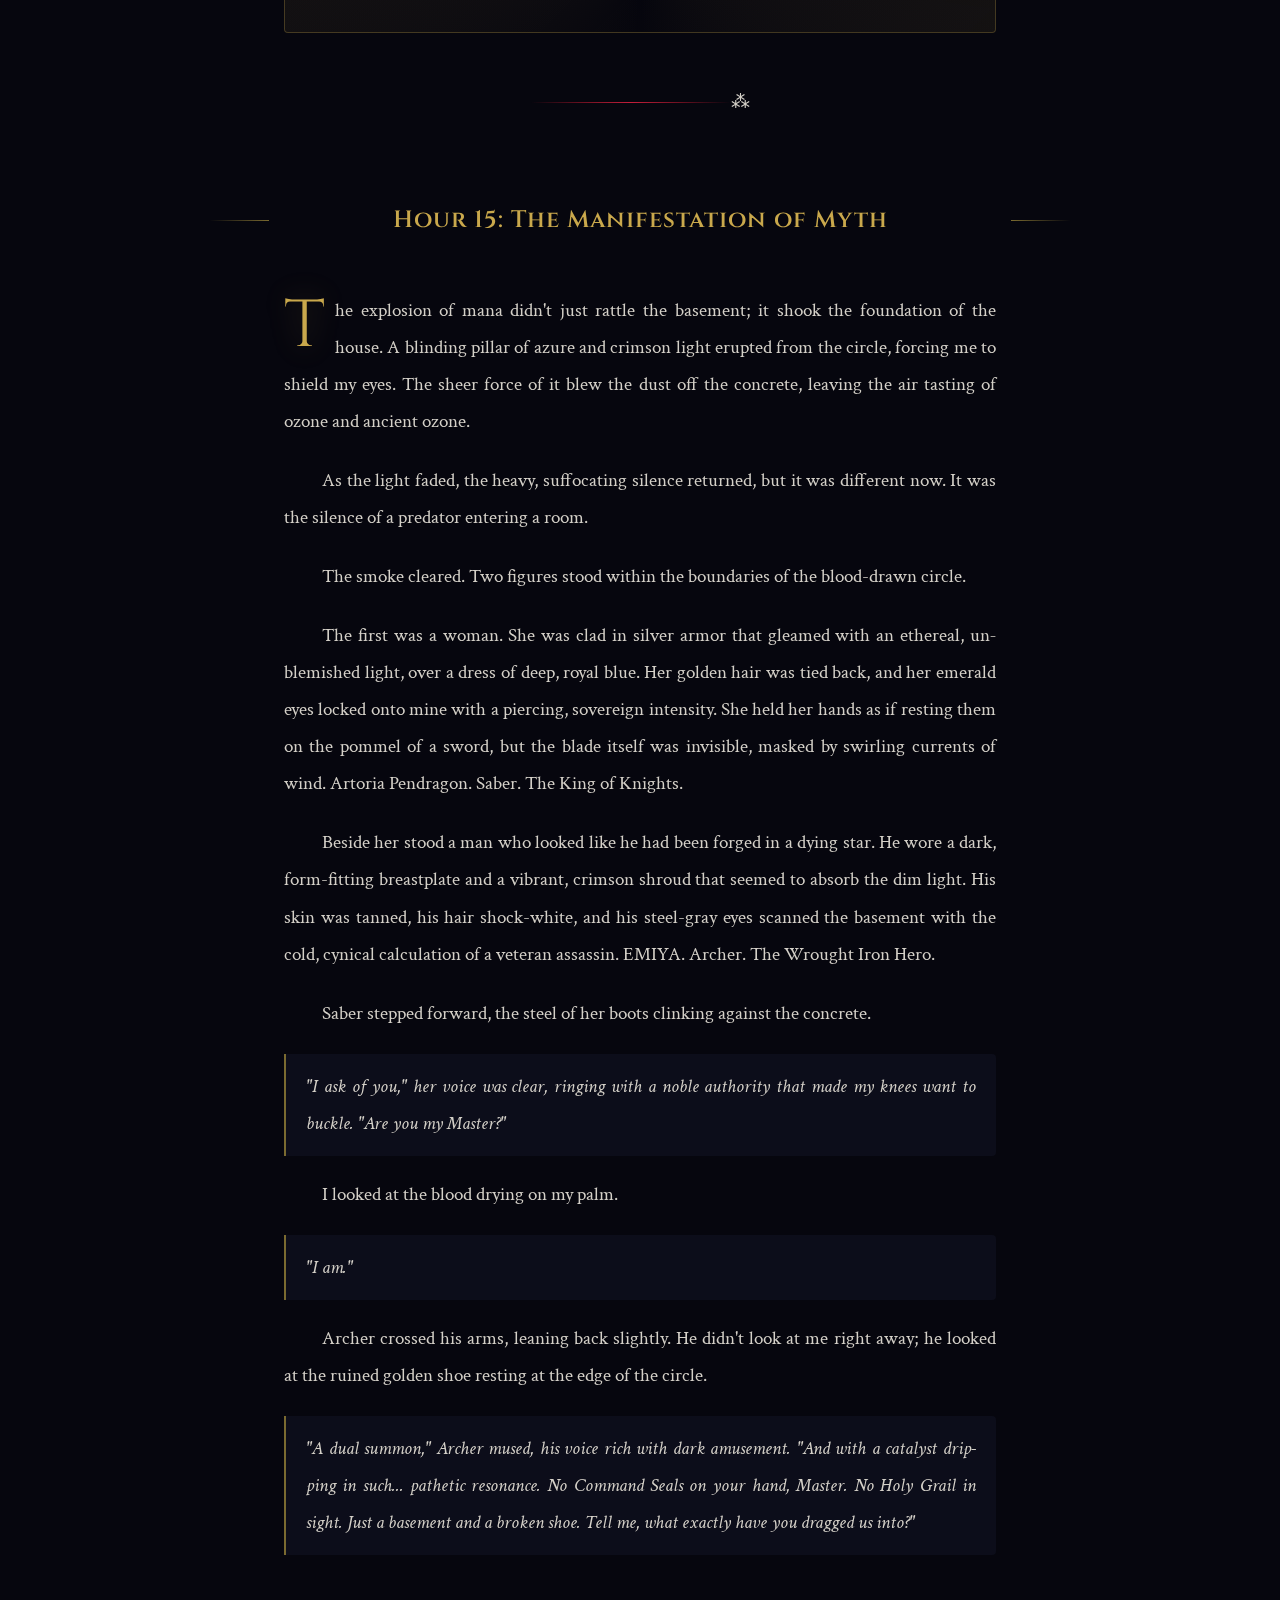
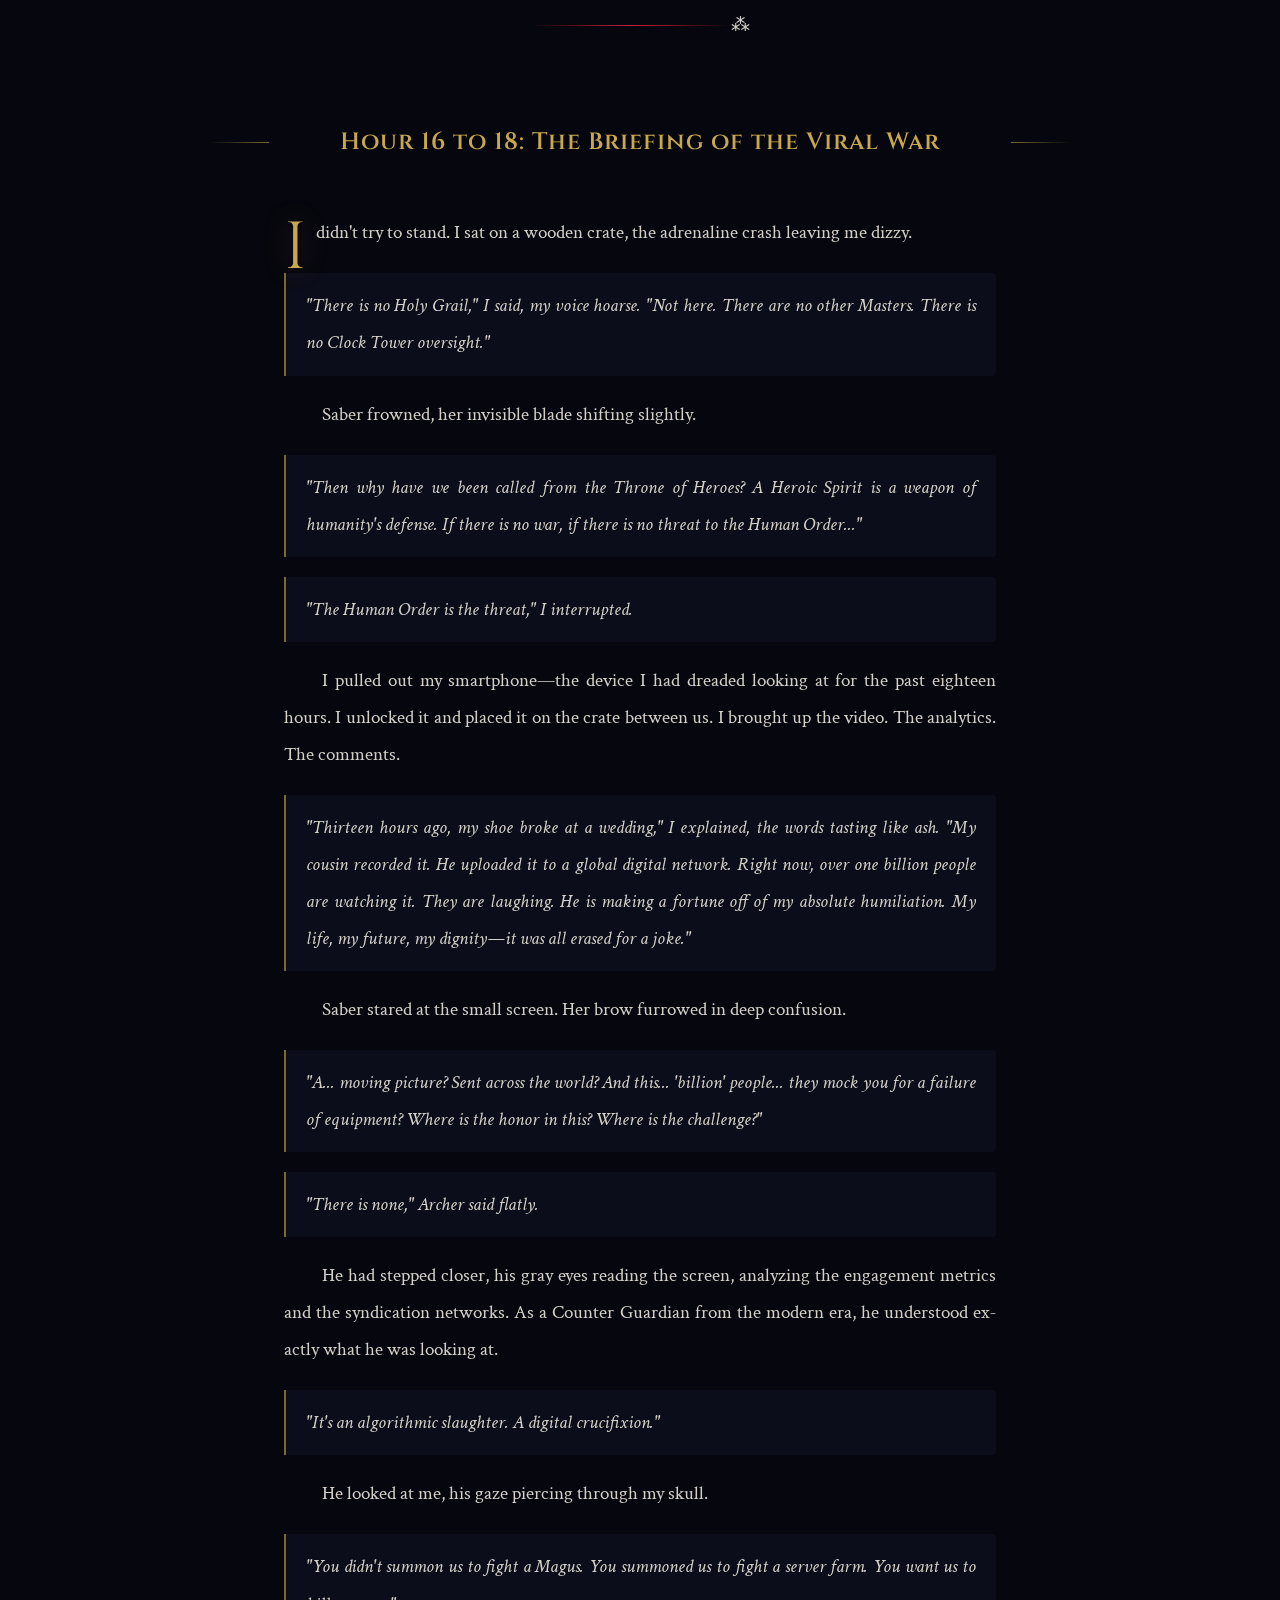
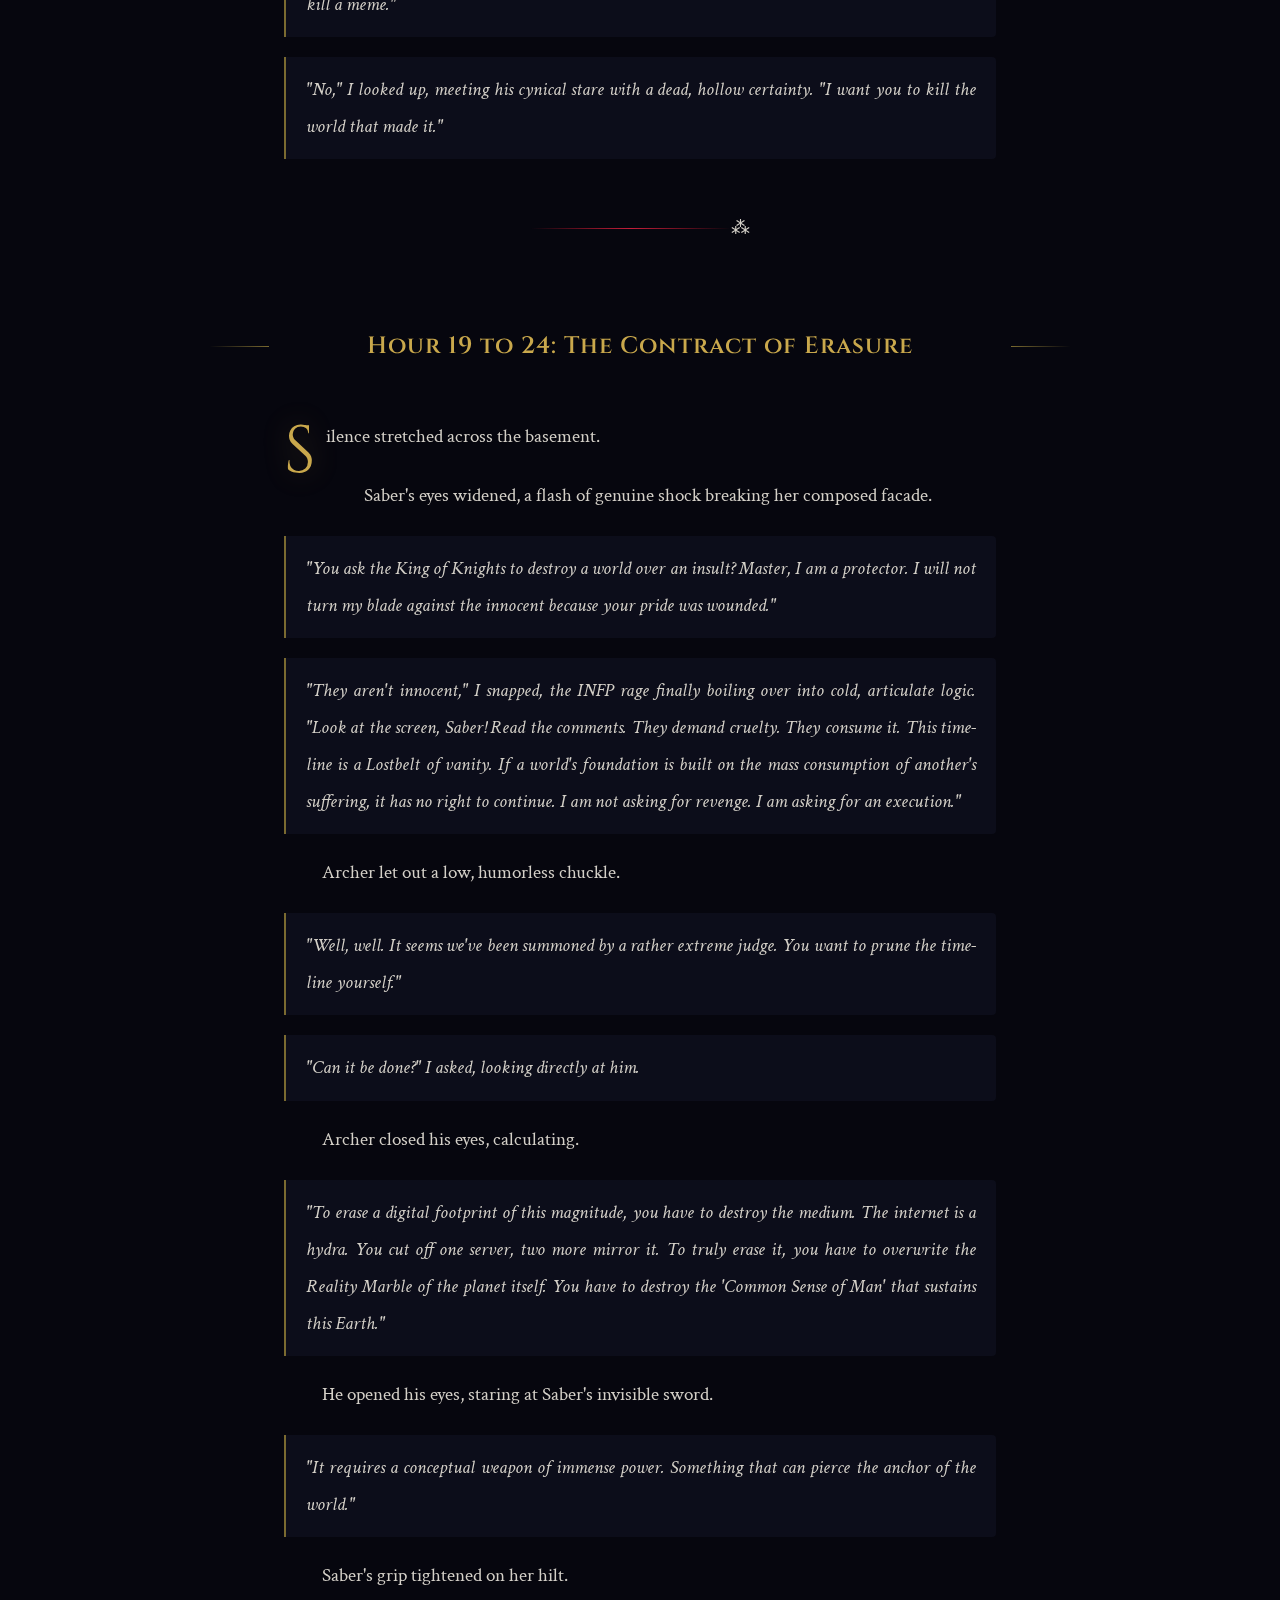
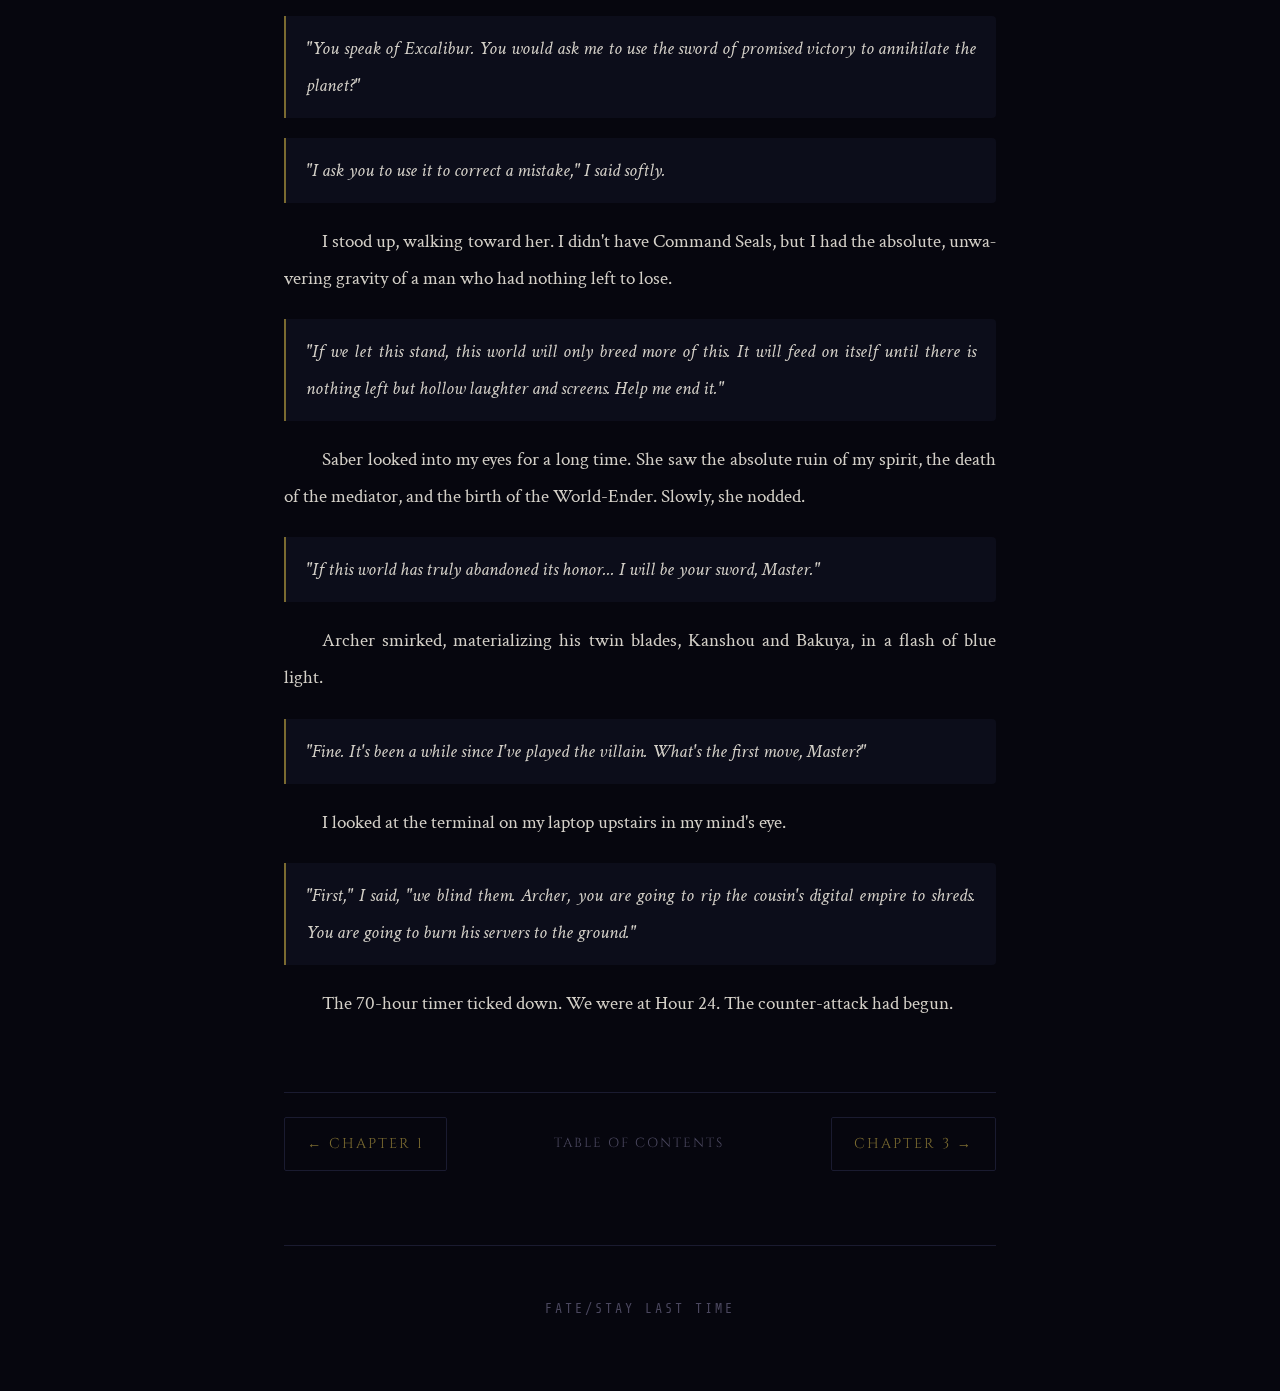
<file: chapters/chapter-2.html>
<!DOCTYPE html>
<html lang="en">
<head>
    <meta charset="UTF-8">
    <meta name="viewport" content="width=device-width, initial-scale=1.0">
    <title>Chapter 2 — Blood and the Catalyst | Fate/Stay Last Time</title>
    <link rel="stylesheet" href="../style.css">
</head>
<body>
    <div class="container">

        <div class="chapter-header">
            <p class="phase-label">Phase II — The Summoning</p>
            <p class="chapter-label">Chapter 2</p>
            <h1>Blood and the Catalyst</h1>
            <p class="subtitle">Hours 13 to 24</p>
        </div>

        <div class="prose">

            <!-- ========== HOUR 13 TO 14 ========== -->
            <h2 class="hour-heading">Hour 13 to 14: The Architecture of Vengeance</h2>

            <p>The basement beneath my house was a relic of unfinished construction, a cavern of exposed brick, dusty concrete, and the lingering smell of damp earth. It was completely isolated from the suffocating heat of the Ludhiana afternoon above. Down here, the world felt distant. The incessant buzzing of my phone, the notifications, the billion pairs of eyes—none of it could penetrate the concrete.</p>

            <p>I knelt in the center of the floor. My hands were shaking, not from fear, but from a profound, chilling exhaustion.</p>

            <p>The catalyst lay before me: the ruined golden jutti. It was no longer just a piece of torn leather; it was an artifact imbued with the conceptual weight of absolute humiliation. In the rules of magecraft, an object gathers power based on the human emotions tied to it. This shoe was currently the focal point of a billion laughing minds. It was heavy with a dark, toxic gravity.</p>

            <p>I didn't have liquid mercury or crushed gems. I had myself. I took the pocketknife and pressed it against my palm. The sting was sharp, grounding me. I let the blood drip onto the dusty concrete, dragging my finger to draw the summoning circle. I traced the intricate geometric patterns I had memorized from my obsessions, marrying the logic of web architecture with the chaotic lines of an arcane array.</p>

            <p>My blood mixed with the dust. It wasn't perfect, but it was fueled by a desperation that defied logic. I stepped back, my chest heaving. The air in the basement was already growing heavy, the atmospheric pressure dropping as if a storm were brewing directly overhead.</p>

            <p>I closed my eyes. I didn't reach out to the Root or the traditional magic circuits—I didn't have them. Instead, I reached inward, into the core of my own shattered ideals as an INFP, into the absolute rejection of the reality above me.</p>

            <p class="incantation">
                "Let silver and steel be the essence.<br>
                Let stone and the archduke of contracts be the foundation."
            </p>

            <p>The blood on the concrete began to emit a faint, sickly red glow.</p>

            <p class="incantation">
                "Let rise a wall against the wind that shall fall.<br>
                Let the four cardinal gates close.<br>
                Let the three-forked road from the crown<br>
                reaching unto the Kingdom rotate."
            </p>

            <p>The single lightbulb hanging from the ceiling flickered, then shattered. The basement was plunged into darkness, illuminated only by the violently surging light of the circle. The air cracked with static electricity. The ruined shoe in the center began to vibrate, hovering inches above the ground.</p>

            <p class="incantation">
                "I hereby declare.<br>
                Your body shall serve under me.<br>
                My fate shall be with your sword.<br>
                Submit to the beckoning of the Holy Grail.<br>
                If you will submit to this will and this reason...<br>
                then answer!"
            </p>

            <p>The prana tornado roared, deafening me. The pressure was immense, crushing my lungs. I felt as if my very soul was being pulled through a dial-up modem, stretched across the dimensions of the Kaleidoscope.</p>

            <p class="incantation">
                "An oath shall be sworn here!<br>
                I shall attain all virtues of all of Heaven.<br>
                I shall have dominion over all evils of all of Hell.<br>
                From the Seventh Heaven,<br>
                attended to by three great words of power..."
            </p>

            <p>I threw my bloody hand forward.</p>

            <p class="incantation">
                "Come forth from the ring of deterrence,<br>
                Protector of the Holy Balance!"
            </p>

            <div class="scene-break">⁂</div>

            <!-- ========== HOUR 15 ========== -->
            <h2 class="hour-heading">Hour 15: The Manifestation of Myth</h2>

            <p>The explosion of mana didn't just rattle the basement; it shook the foundation of the house. A blinding pillar of azure and crimson light erupted from the circle, forcing me to shield my eyes. The sheer force of it blew the dust off the concrete, leaving the air tasting of ozone and ancient ozone.</p>

            <p>As the light faded, the heavy, suffocating silence returned, but it was different now. It was the silence of a predator entering a room.</p>

            <p>The smoke cleared. Two figures stood within the boundaries of the blood-drawn circle.</p>

            <p>The first was a woman. She was clad in silver armor that gleamed with an ethereal, unblemished light, over a dress of deep, royal blue. Her golden hair was tied back, and her emerald eyes locked onto mine with a piercing, sovereign intensity. She held her hands as if resting them on the pommel of a sword, but the blade itself was invisible, masked by swirling currents of wind. Artoria Pendragon. Saber. The King of Knights.</p>

            <p>Beside her stood a man who looked like he had been forged in a dying star. He wore a dark, form-fitting breastplate and a vibrant, crimson shroud that seemed to absorb the dim light. His skin was tanned, his hair shock-white, and his steel-gray eyes scanned the basement with the cold, cynical calculation of a veteran assassin. EMIYA. Archer. The Wrought Iron Hero.</p>

            <p>Saber stepped forward, the steel of her boots clinking against the concrete.</p>

            <p class="dialogue">"I ask of you," her voice was clear, ringing with a noble authority that made my knees want to buckle. "Are you my Master?"</p>

            <p>I looked at the blood drying on my palm.</p>

            <p class="dialogue">"I am."</p>

            <p>Archer crossed his arms, leaning back slightly. He didn't look at me right away; he looked at the ruined golden shoe resting at the edge of the circle.</p>

            <p class="dialogue">"A dual summon," Archer mused, his voice rich with dark amusement. "And with a catalyst dripping in such... pathetic resonance. No Command Seals on your hand, Master. No Holy Grail in sight. Just a basement and a broken shoe. Tell me, what exactly have you dragged us into?"</p>

            <div class="scene-break">⁂</div>

            <!-- ========== HOUR 16 TO 18 ========== -->
            <h2 class="hour-heading">Hour 16 to 18: The Briefing of the Viral War</h2>

            <p>I didn't try to stand. I sat on a wooden crate, the adrenaline crash leaving me dizzy.</p>

            <p class="dialogue">"There is no Holy Grail," I said, my voice hoarse. "Not here. There are no other Masters. There is no Clock Tower oversight."</p>

            <p>Saber frowned, her invisible blade shifting slightly.</p>

            <p class="dialogue">"Then why have we been called from the Throne of Heroes? A Heroic Spirit is a weapon of humanity's defense. If there is no war, if there is no threat to the Human Order..."</p>

            <p class="dialogue">"The Human Order <em>is</em> the threat," I interrupted.</p>

            <p>I pulled out my smartphone—the device I had dreaded looking at for the past eighteen hours. I unlocked it and placed it on the crate between us. I brought up the video. The analytics. The comments.</p>

            <p class="dialogue">"Thirteen hours ago, my shoe broke at a wedding," I explained, the words tasting like ash. "My cousin recorded it. He uploaded it to a global digital network. Right now, over one billion people are watching it. They are laughing. He is making a fortune off of my absolute humiliation. My life, my future, my dignity—it was all erased for a joke."</p>

            <p>Saber stared at the small screen. Her brow furrowed in deep confusion.</p>

            <p class="dialogue">"A... moving picture? Sent across the world? And this... 'billion' people... they mock you for a failure of equipment? Where is the honor in this? Where is the challenge?"</p>

            <p class="dialogue">"There is none," Archer said flatly.</p>

            <p>He had stepped closer, his gray eyes reading the screen, analyzing the engagement metrics and the syndication networks. As a Counter Guardian from the modern era, he understood exactly what he was looking at.</p>

            <p class="dialogue">"It's an algorithmic slaughter. A digital crucifixion."</p>

            <p>He looked at me, his gaze piercing through my skull.</p>

            <p class="dialogue">"You didn't summon us to fight a Magus. You summoned us to fight a server farm. You want us to kill a meme."</p>

            <p class="dialogue">"No," I looked up, meeting his cynical stare with a dead, hollow certainty. "I want you to kill the world that made it."</p>

            <div class="scene-break">⁂</div>

            <!-- ========== HOUR 19 TO 24 ========== -->
            <h2 class="hour-heading">Hour 19 to 24: The Contract of Erasure</h2>

            <p>Silence stretched across the basement.</p>

            <p>Saber's eyes widened, a flash of genuine shock breaking her composed facade.</p>

            <p class="dialogue">"You ask the King of Knights to destroy a world over an insult? Master, I am a protector. I will not turn my blade against the innocent because your pride was wounded."</p>

            <p class="dialogue">"They aren't innocent," I snapped, the INFP rage finally boiling over into cold, articulate logic. "Look at the screen, Saber! Read the comments. They demand cruelty. They consume it. This timeline is a Lostbelt of vanity. If a world's foundation is built on the mass consumption of another's suffering, it has no right to continue. I am not asking for revenge. I am asking for an execution."</p>

            <p>Archer let out a low, humorless chuckle.</p>

            <p class="dialogue">"Well, well. It seems we've been summoned by a rather extreme judge. You want to prune the timeline yourself."</p>

            <p class="dialogue">"Can it be done?" I asked, looking directly at him.</p>

            <p>Archer closed his eyes, calculating.</p>

            <p class="dialogue">"To erase a digital footprint of this magnitude, you have to destroy the medium. The internet is a hydra. You cut off one server, two more mirror it. To truly erase it, you have to overwrite the Reality Marble of the planet itself. You have to destroy the 'Common Sense of Man' that sustains this Earth."</p>

            <p>He opened his eyes, staring at Saber's invisible sword.</p>

            <p class="dialogue">"It requires a conceptual weapon of immense power. Something that can pierce the anchor of the world."</p>

            <p>Saber's grip tightened on her hilt.</p>

            <p class="dialogue">"You speak of Excalibur. You would ask me to use the sword of promised victory to annihilate the planet?"</p>

            <p class="dialogue">"I ask you to use it to correct a mistake," I said softly.</p>

            <p>I stood up, walking toward her. I didn't have Command Seals, but I had the absolute, unwavering gravity of a man who had nothing left to lose.</p>

            <p class="dialogue">"If we let this stand, this world will only breed more of this. It will feed on itself until there is nothing left but hollow laughter and screens. Help me end it."</p>

            <p>Saber looked into my eyes for a long time. She saw the absolute ruin of my spirit, the death of the mediator, and the birth of the World-Ender. Slowly, she nodded.</p>

            <p class="dialogue">"If this world has truly abandoned its honor... I will be your sword, Master."</p>

            <p>Archer smirked, materializing his twin blades, Kanshou and Bakuya, in a flash of blue light.</p>

            <p class="dialogue">"Fine. It's been a while since I've played the villain. What's the first move, Master?"</p>

            <p>I looked at the terminal on my laptop upstairs in my mind's eye.</p>

            <p class="dialogue">"First," I said, "we blind them. Archer, you are going to rip the cousin's digital empire to shreds. You are going to burn his servers to the ground."</p>

            <p>The 70-hour timer ticked down. We were at Hour 24. The counter-attack had begun.</p>

        </div>

        <nav class="chapter-nav">
            <a href="chapter-1.html">← Chapter 1</a>
            <a href="../index.html">Table of Contents</a>
            <a href="chapter-3.html">Chapter 3 →</a>
        </nav>

        <footer>
            <p>Fate/Stay Last Time</p>
        </footer>

    </div>
</body>
</html>
</file>
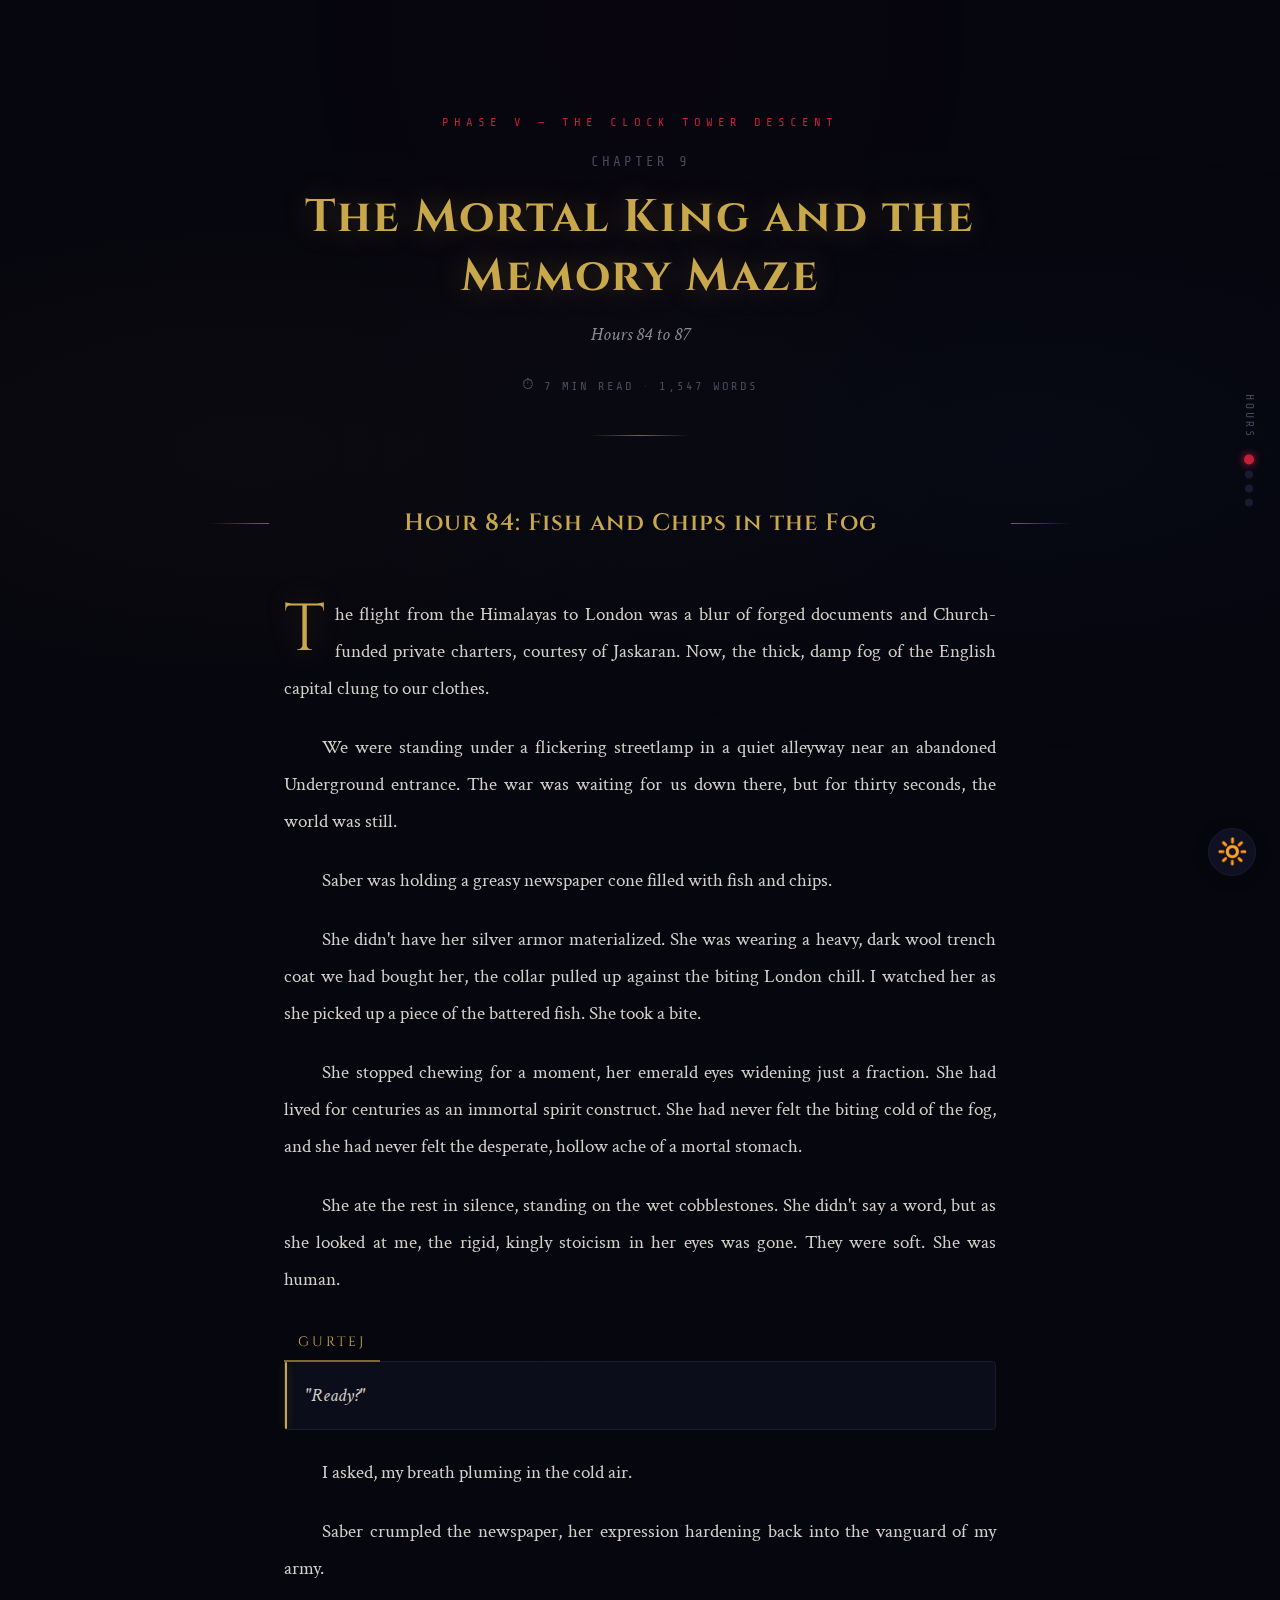
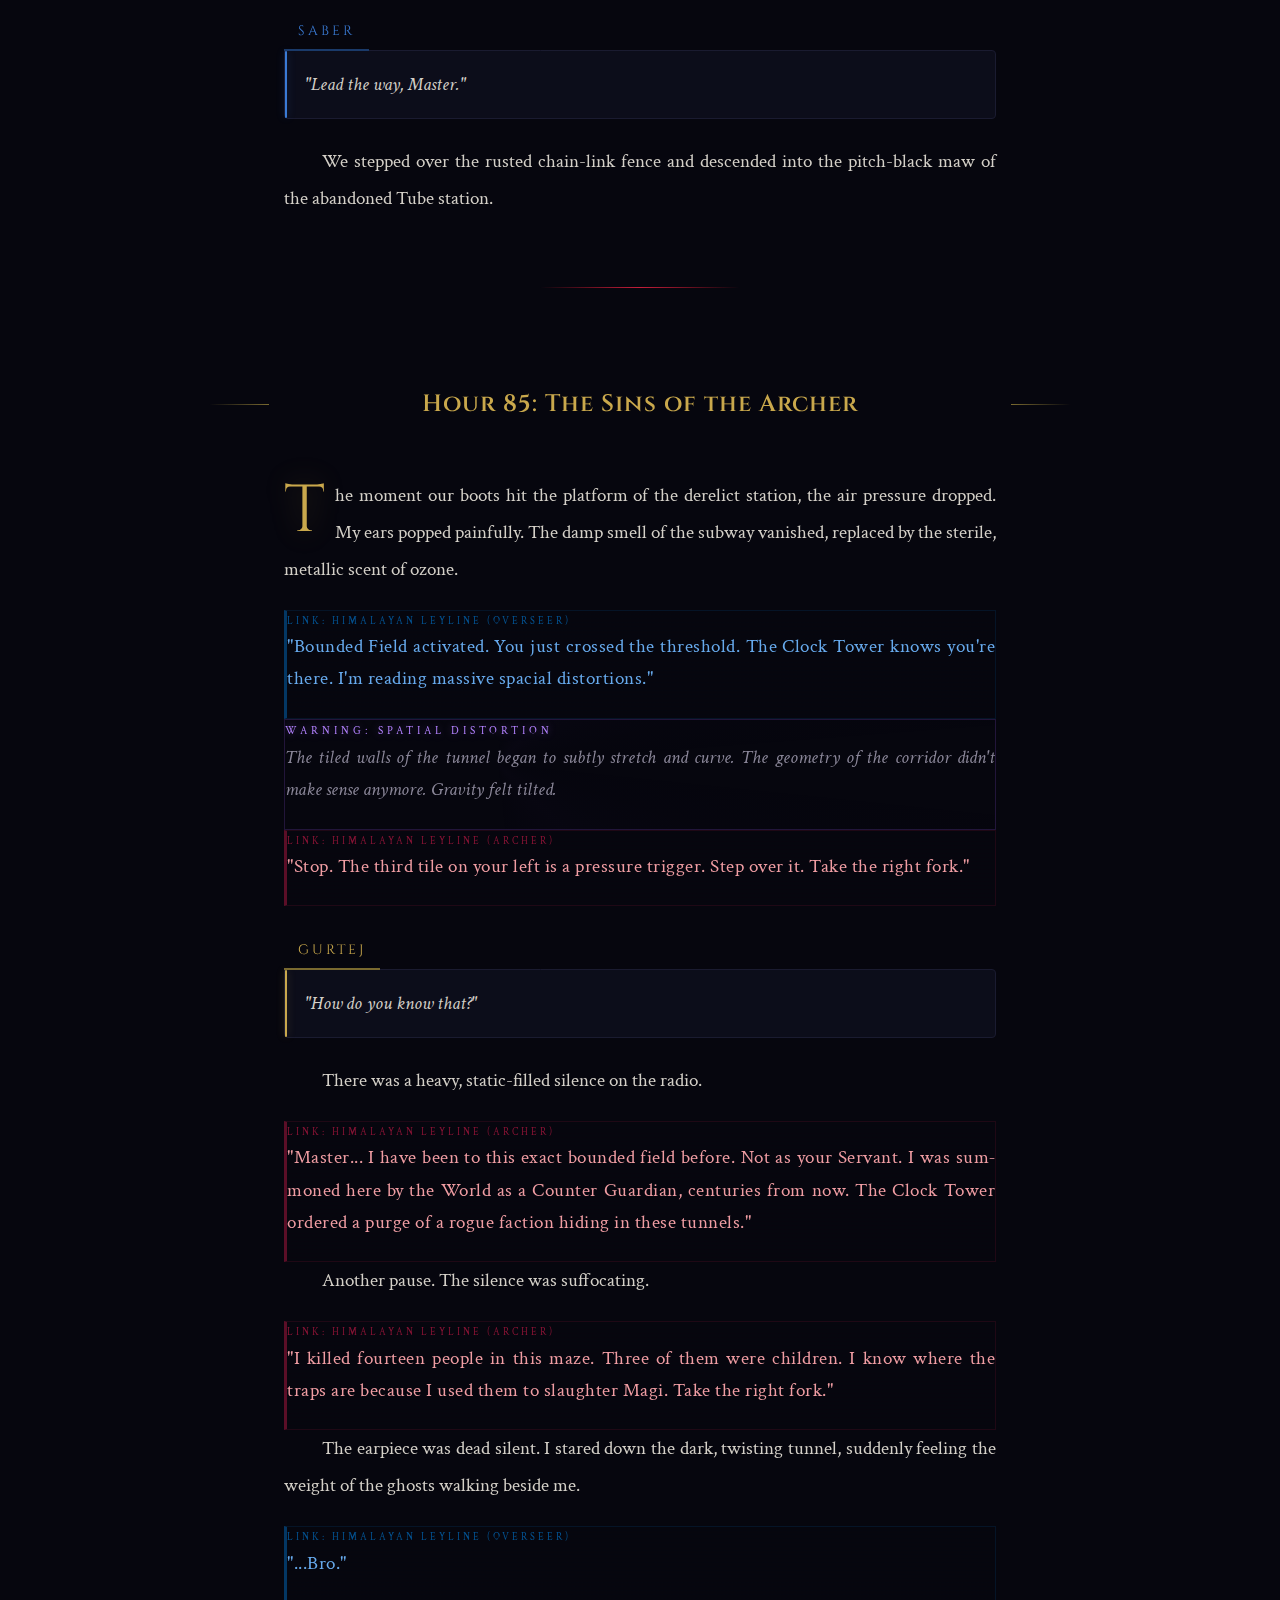
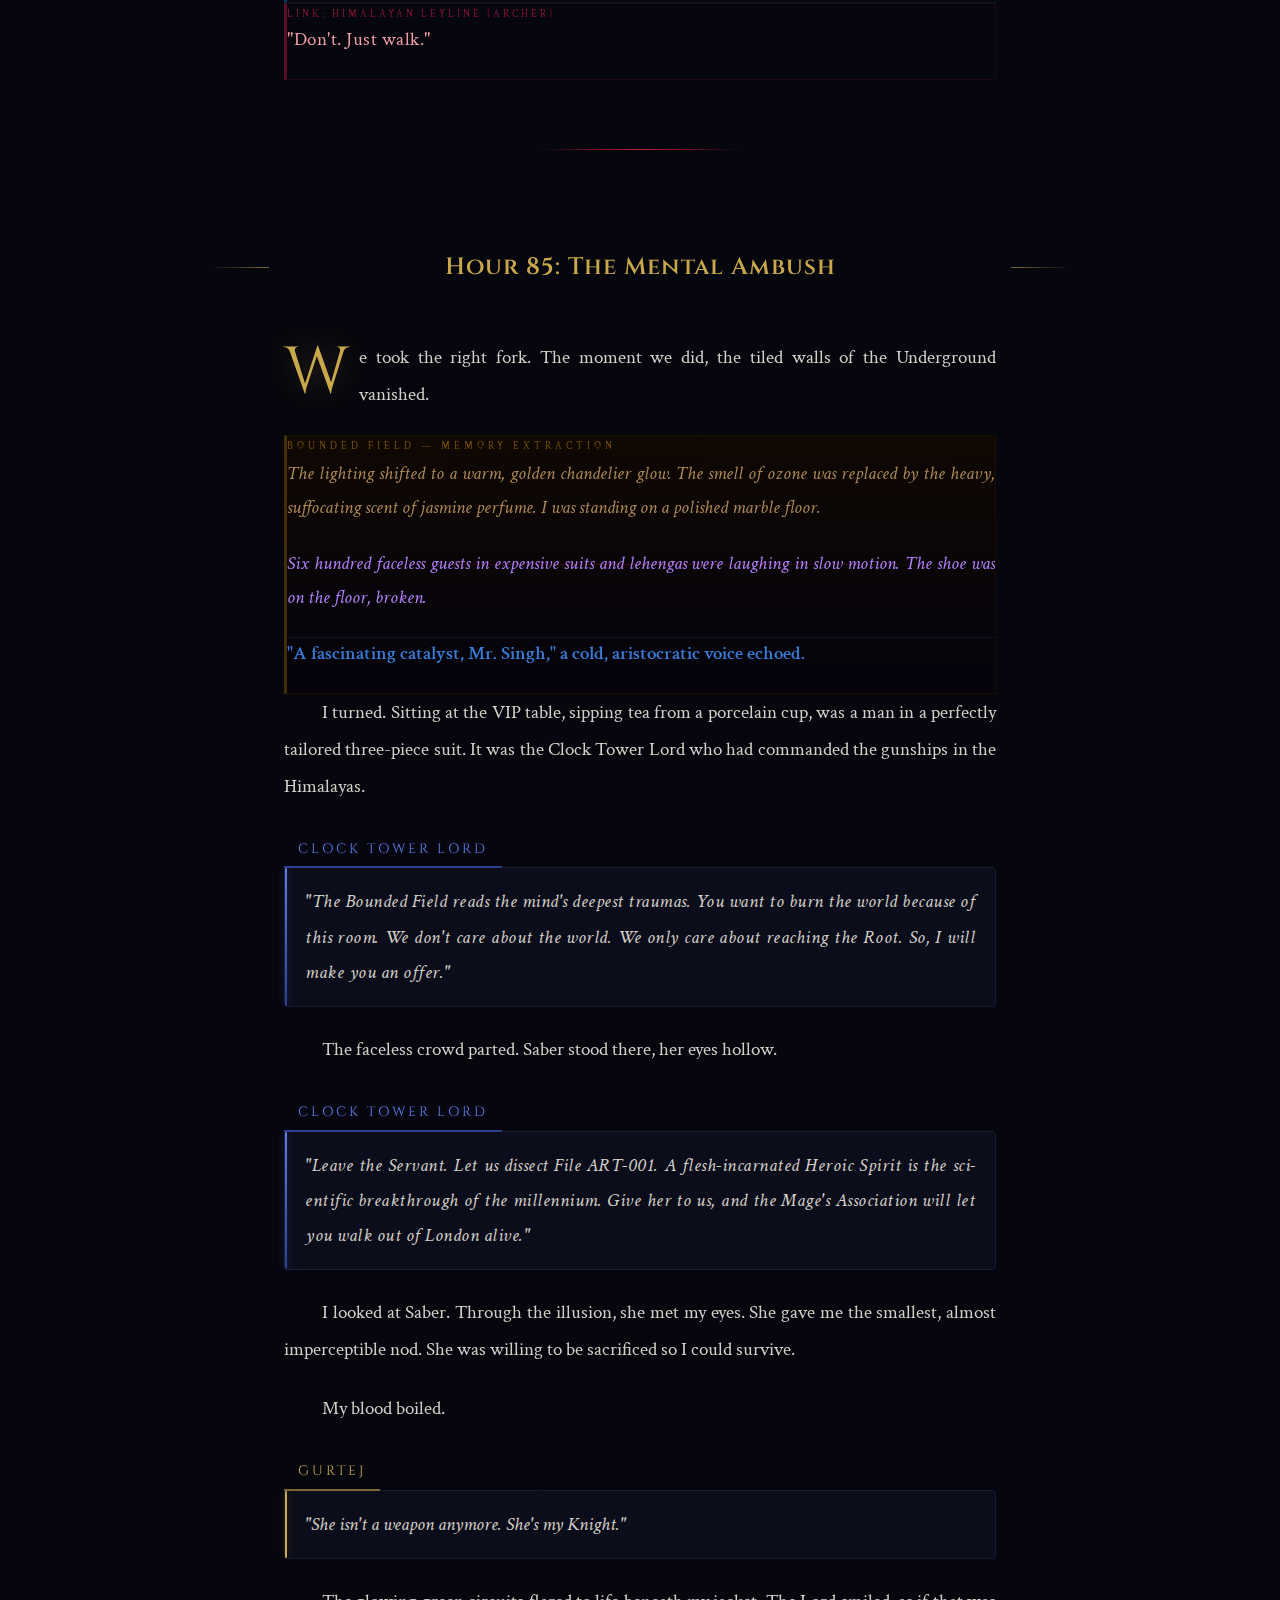
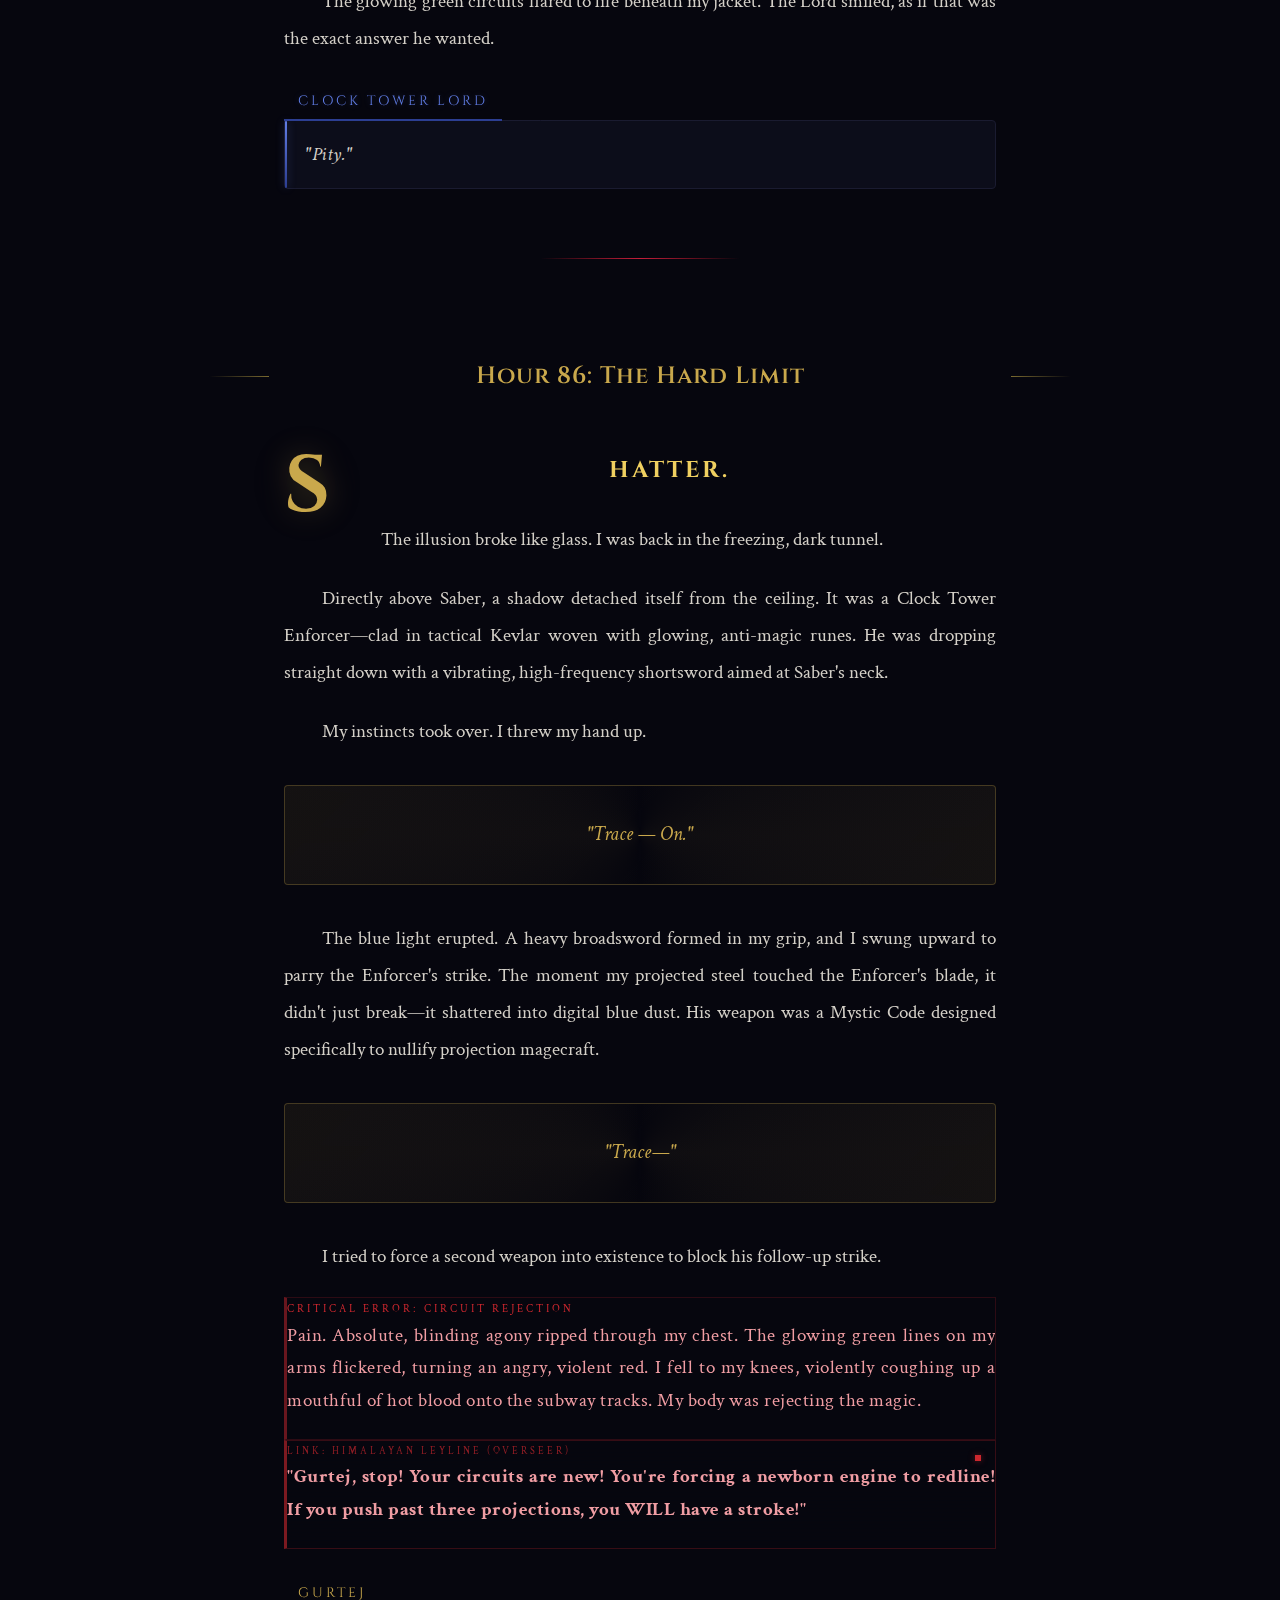
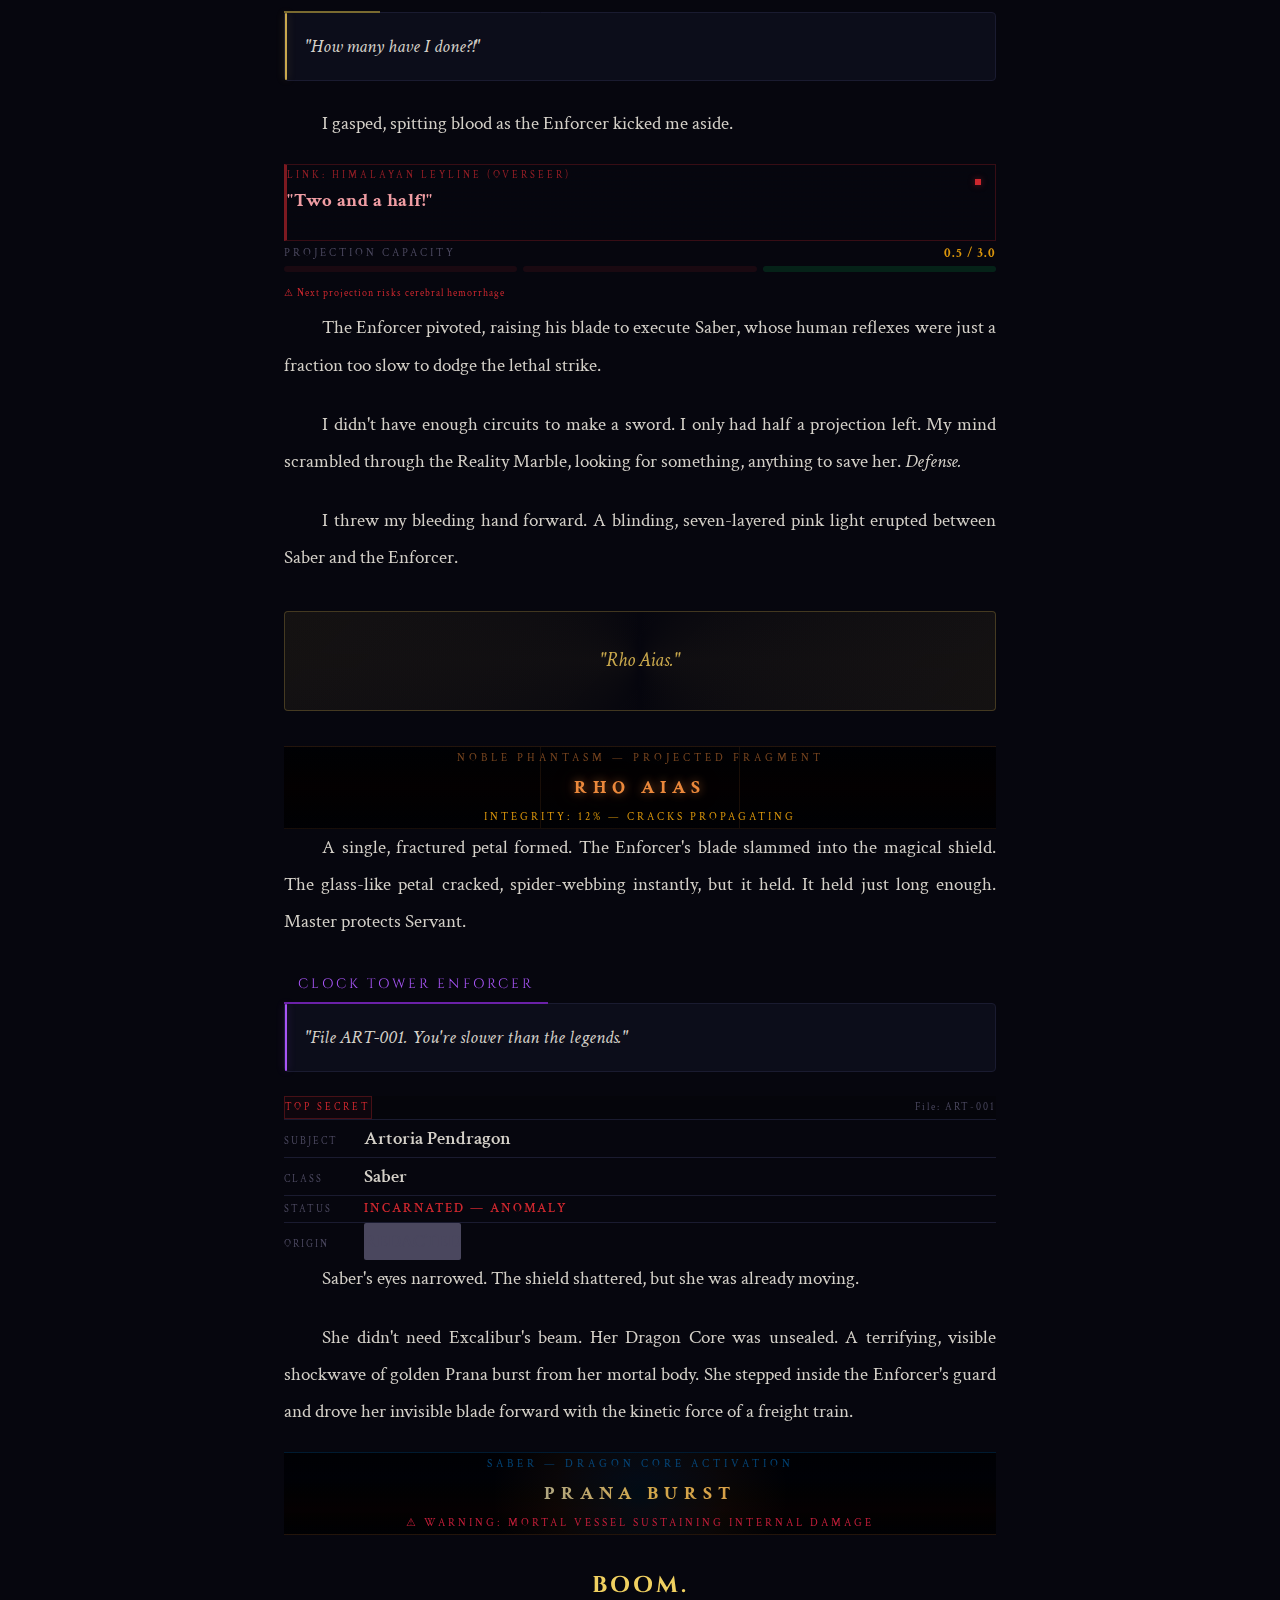
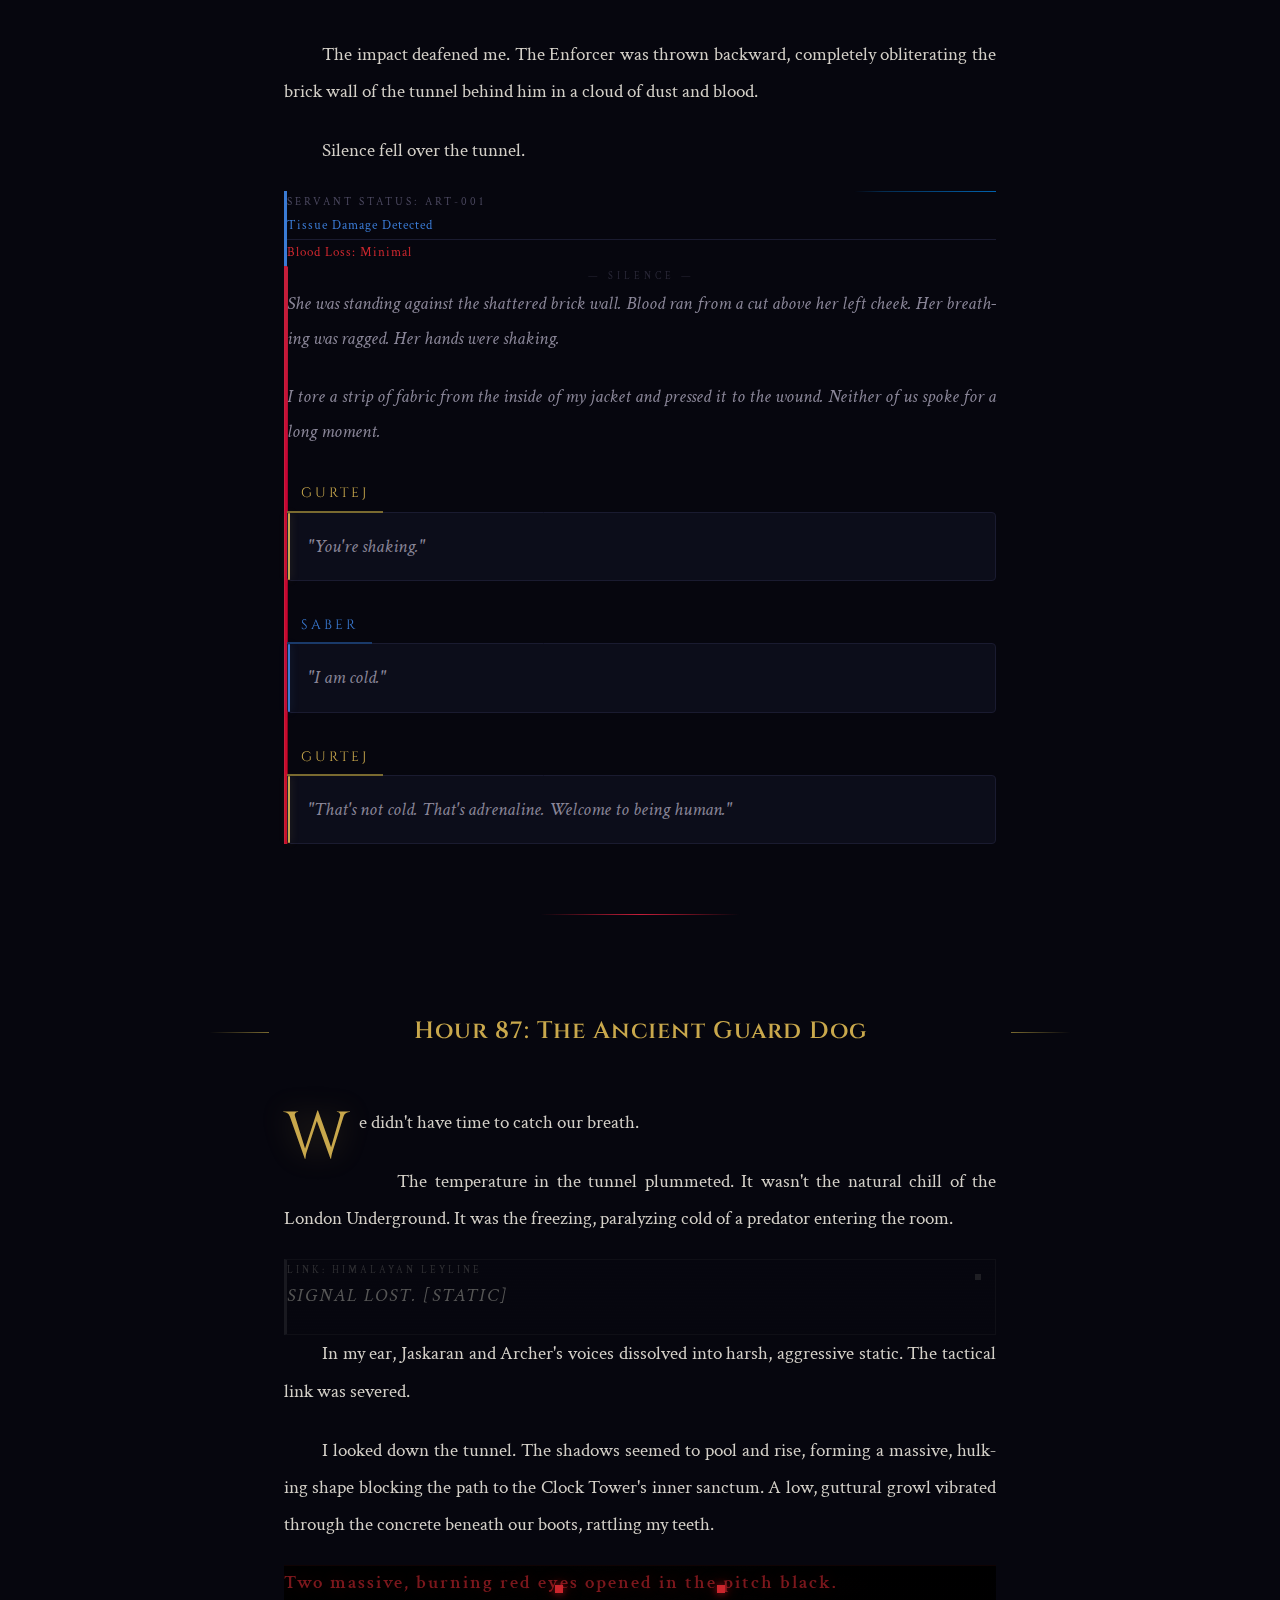
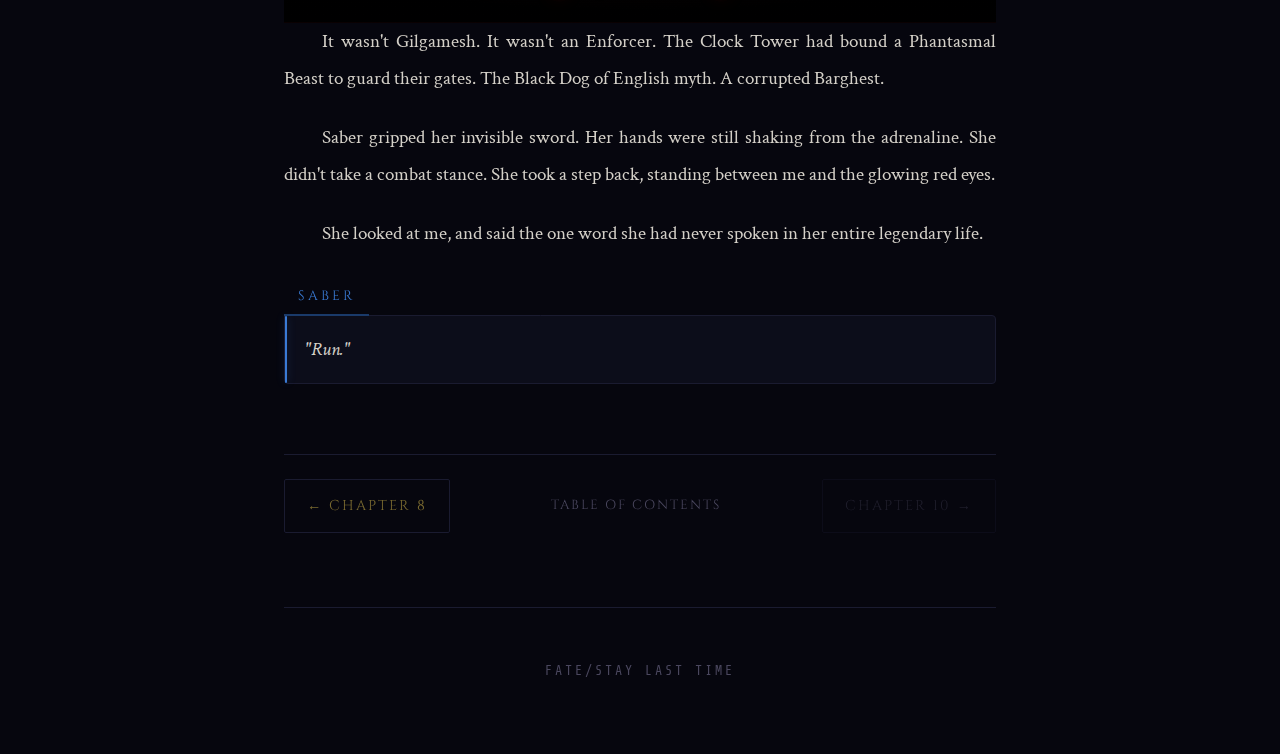
<file: chapters/chapter-9.html>
<!DOCTYPE html>
<html lang="en">
<head>
    <meta charset="UTF-8">
    <meta name="viewport" content="width=device-width, initial-scale=1.0">
    <meta name="description" content="Chapter 9 of Fate/Stay Last Time. The Clock Tower Descent, the Memory Maze, and the Black Dog.">
    <title>Chapter 9 — The Mortal King and the Memory Maze | Fate/Stay Last Time</title>
    <link rel="stylesheet" href="../style.css">
    <link rel="stylesheet" href="../style1.css">
</head>
<body>

    <div class="hour-tracker">
        <span class="label">Hours</span>
        <div class="hour-dot" title="Hour 84"></div>
        <div class="hour-dot" title="Hour 85"></div>
        <div class="hour-dot" title="Hour 86"></div>
        <div class="hour-dot" title="Hour 87"></div>
    </div>

    <div class="container">

        <div class="chapter-header">
            <span class="phase-label">Phase V — The Clock Tower Descent</span>
            <span class="chapter-label">Chapter 9</span>
            <h1>The Mortal King and the Memory Maze</h1>
            <p class="subtitle">Hours 84 to 87</p>
        </div>

        <div class="prose">

            <h2 class="hour-heading">Hour 84: Fish and Chips in the Fog</h2>

            <p>The flight from the Himalayas to London was a blur of forged documents and Church-funded private charters, courtesy of Jaskaran. Now, the thick, damp fog of the English capital clung to our clothes.</p> 

            <p>We were standing under a flickering streetlamp in a quiet alleyway near an abandoned Underground entrance. The war was waiting for us down there, but for thirty seconds, the world was still.</p>

            <p>Saber was holding a greasy newspaper cone filled with fish and chips.</p>

            <p>She didn't have her silver armor materialized. She was wearing a heavy, dark wool trench coat we had bought her, the collar pulled up against the biting London chill. I watched her as she picked up a piece of the battered fish. She took a bite.</p>

            <p>She stopped chewing for a moment, her emerald eyes widening just a fraction. She had lived for centuries as an immortal spirit construct. She had never felt the biting cold of the fog, and she had never felt the desperate, hollow ache of a mortal stomach.</p>

            <p>She ate the rest in silence, standing on the wet cobblestones. She didn't say a word, but as she looked at me, the rigid, kingly stoicism in her eyes was gone. They were soft. She was human.</p>

            <div class="dialogue-box">
                <span class="speaker master">Gurtej</span>
                <p class="dialogue-text">"Ready?"</p>
            </div>

            <p>I asked, my breath pluming in the cold air.</p>

            <p>Saber crumpled the newspaper, her expression hardening back into the vanguard of my army.</p>
            
            <div class="dialogue-box">
                <span class="speaker saber">Saber</span>
                <p class="dialogue-text">"Lead the way, Master."</p>
            </div>

            <p>We stepped over the rusted chain-link fence and descended into the pitch-black maw of the abandoned Tube station.</p>

            <div class="scene-break"><span class="drip"></span></div>

            <h2 class="hour-heading">Hour 85: The Sins of the Archer</h2>

            <p>The moment our boots hit the platform of the derelict station, the air pressure dropped. My ears popped painfully. The damp smell of the subway vanished, replaced by the sterile, metallic scent of ozone.</p>

            <div class="tactical-comms">
                <span class="comms-source">Link: Himalayan Leyline (Overseer)</span>
                <p class="comms-text">"Bounded Field activated. You just crossed the threshold. The Clock Tower knows you're there. I'm reading massive spacial distortions."</p>
            </div>

            <div class="bounded-field-alert">
                <span class="bf-warning">WARNING: SPATIAL DISTORTION</span>
                <p>The tiled walls of the tunnel began to subtly stretch and curve. The geometry of the corridor didn't make sense anymore. Gravity felt tilted.</p>
            </div>

            <div class="tactical-comms archer-link">
                <span class="comms-source">Link: Himalayan Leyline (Archer)</span>
                <p class="comms-text">"Stop. The third tile on your left is a pressure trigger. Step over it. Take the right fork."</p>
            </div>

            <div class="dialogue-box">
                <span class="speaker master">Gurtej</span>
                <p class="dialogue-text">"How do you know that?"</p>
            </div>

            <p>There was a heavy, static-filled silence on the radio.</p>

            <div class="tactical-comms archer-link">
                <span class="comms-source">Link: Himalayan Leyline (Archer)</span>
                <p class="comms-text">"Master... I have been to this exact bounded field before. Not as your Servant. I was summoned here by the World as a Counter Guardian, centuries from now. The Clock Tower ordered a purge of a rogue faction hiding in these tunnels."</p>
            </div>

            <p>Another pause. The silence was suffocating.</p>

            <div class="tactical-comms archer-link">
                <span class="comms-source">Link: Himalayan Leyline (Archer)</span>
                <p class="comms-text">"I killed fourteen people in this maze. Three of them were children. I know where the traps are because I used them to slaughter Magi. Take the right fork."</p>
            </div>

            <p>The earpiece was dead silent. I stared down the dark, twisting tunnel, suddenly feeling the weight of the ghosts walking beside me.</p>

            <div class="tactical-comms">
                <span class="comms-source">Link: Himalayan Leyline (Overseer)</span>
                <p class="comms-text">"...Bro."</p>
            </div>

            <div class="tactical-comms archer-link">
                <span class="comms-source">Link: Himalayan Leyline (Archer)</span>
                <p class="comms-text">"Don't. Just walk."</p>
            </div>

            <div class="scene-break"><span class="drip"></span></div>

            <h2 class="hour-heading">Hour 85: The Mental Ambush</h2>

            <p>We took the right fork. The moment we did, the tiled walls of the Underground vanished.</p>

            <div class="memory-corridor">
                <span class="mc-label">Bounded Field — Memory Extraction</span>
                <p class="mc-real">The lighting shifted to a warm, golden chandelier glow. The smell of ozone was replaced by the heavy, suffocating scent of jasmine perfume. I was standing on a polished marble floor.</p>
                <p class="mc-distorted">Six hundred faceless guests in expensive suits and lehengas were laughing in slow motion. The shoe was on the floor, broken.</p>
                <p class="mc-anchor">"A fascinating catalyst, Mr. Singh," a cold, aristocratic voice echoed.</p>
            </div>

            <p>I turned. Sitting at the VIP table, sipping tea from a porcelain cup, was a man in a perfectly tailored three-piece suit. It was the Clock Tower Lord who had commanded the gunships in the Himalayas.</p>

            <div class="dialogue-box clock-tower-lord">
                <span class="speaker lord">Clock Tower Lord</span>
                <p class="dialogue-text">"The Bounded Field reads the mind's deepest traumas. You want to burn the world because of this room. We don't care about the world. We only care about reaching the Root. So, I will make you an offer."</p>
            </div>

            <p>The faceless crowd parted. Saber stood there, her eyes hollow.</p>

            <div class="dialogue-box clock-tower-lord">
                <span class="speaker lord">Clock Tower Lord</span>
                <p class="dialogue-text">"Leave the Servant. Let us dissect File ART-001. A flesh-incarnated Heroic Spirit is the scientific breakthrough of the millennium. Give her to us, and the Mage's Association will let you walk out of London alive."</p>
            </div>

            <p>I looked at Saber. Through the illusion, she met my eyes. She gave me the smallest, almost imperceptible nod. She was willing to be sacrificed so I could survive.</p>

            <p>My blood boiled.</p>

            <div class="dialogue-box">
                <span class="speaker master">Gurtej</span>
                <p class="dialogue-text">"She isn't a weapon anymore. She's my Knight."</p>
            </div>

            <p>The glowing green circuits flared to life beneath my jacket. The Lord smiled, as if that was the exact answer he wanted.</p>

            <div class="dialogue-box clock-tower-lord">
                <span class="speaker lord">Clock Tower Lord</span>
                <p class="dialogue-text">"Pity."</p>
            </div>

            <div class="scene-break"><span class="drip"></span></div>

            <h2 class="hour-heading">Hour 86: The Hard Limit</h2>

            <p class="sound-effect heavy shatter">SHATTER.</p>

            <p>The illusion broke like glass. I was back in the freezing, dark tunnel.</p> 

            <p>Directly above Saber, a shadow detached itself from the ceiling. It was a Clock Tower Enforcer—clad in tactical Kevlar woven with glowing, anti-magic runes. He was dropping straight down with a vibrating, high-frequency shortsword aimed at Saber's neck.</p>

            <p>My instincts took over. I threw my hand up.</p>

            <p class="incantation trace">"Trace — On."</p>

            <p>The blue light erupted. A heavy broadsword formed in my grip, and I swung upward to parry the Enforcer's strike. The moment my projected steel touched the Enforcer's blade, it didn't just break—it shattered into digital blue dust. His weapon was a Mystic Code designed specifically to nullify projection magecraft.</p>

            <p class="incantation trace half-glow">"Trace—"</p> 
            
            <p>I tried to force a second weapon into existence to block his follow-up strike.</p>

            <div class="circuit-overload">
                <span class="co-warning">CRITICAL ERROR: CIRCUIT REJECTION</span>
                <p>Pain. Absolute, blinding agony ripped through my chest. The glowing green lines on my arms flickered, turning an angry, violent red. I fell to my knees, violently coughing up a mouthful of hot blood onto the subway tracks. My body was rejecting the magic.</p>
            </div>

            <div class="tactical-comms critical-comms">
                <span class="comms-source">Link: Himalayan Leyline (Overseer)</span>
                <p class="comms-text">"Gurtej, stop! Your circuits are new! You're forcing a newborn engine to redline! If you push past three projections, you WILL have a stroke!"</p>
            </div>

            <div class="dialogue-box">
                <span class="speaker master">Gurtej</span>
                <p class="dialogue-text">"How many have I done?!"</p>
            </div>

            <p>I gasped, spitting blood as the Enforcer kicked me aside.</p>

            <div class="tactical-comms critical-comms">
                <span class="comms-source">Link: Himalayan Leyline (Overseer)</span>
                <p class="comms-text">"Two and a half!"</p>
            </div>

            <div class="projection-counter">
                <div class="pc-header">
                    <span class="pc-label">Projection Capacity</span>
                    <span class="pc-count pc-warning">0.5 / 3.0</span>
                </div>
                <div class="pc-charges">
                    <div class="pc-charge pc-used"></div>
                    <div class="pc-charge pc-used"></div>
                    <div class="pc-charge pc-half"></div>
                </div>
                <span class="pc-status pc-danger">⚠ Next projection risks cerebral hemorrhage</span>
            </div>

            <p>The Enforcer pivoted, raising his blade to execute Saber, whose human reflexes were just a fraction too slow to dodge the lethal strike.</p>

            <p>I didn't have enough circuits to make a sword. I only had half a projection left. My mind scrambled through the Reality Marble, looking for something, anything to save her. <em>Defense.</em></p>

            <p>I threw my bleeding hand forward. A blinding, seven-layered pink light erupted between Saber and the Enforcer.</p>

            <p class="incantation rho-aias">"Rho Aias."</p>

            <div class="shield-projection">
                <span class="sp-label">Noble Phantasm — Projected Fragment</span>
                <span class="sp-name">Rho Aias</span>
                <span class="sp-status">Integrity: 12% — Cracks Propagating</span>
            </div>

            <p>A single, fractured petal formed. The Enforcer's blade slammed into the magical shield. The glass-like petal cracked, spider-webbing instantly, but it held. It held just long enough. Master protects Servant.</p>

            <div class="dialogue-box enforcer">
                <span class="speaker enemy">Clock Tower Enforcer</span>
                <p class="dialogue-text">"File ART-001. You're slower than the legends."</p>
            </div>

            <div class="enforcer-dossier">
                <div class="ed-header">
                    <span class="ed-classification">Top Secret</span>
                    <span class="ed-file-id">File: ART-001</span>
                </div>
                <div class="ed-body">
                    <div class="ed-row">
                        <span class="ed-label">Subject</span>
                        <span class="ed-value">Artoria Pendragon</span>
                    </div>
                    <div class="ed-row">
                        <span class="ed-label">Class</span>
                        <span class="ed-value">Saber</span>
                    </div>
                    <div class="ed-row">
                        <span class="ed-label">Status</span>
                        <span class="ed-value ed-classified">INCARNATED — ANOMALY</span>
                    </div>
                    <div class="ed-row">
                        <span class="ed-label">Origin</span>
                        <span class="ed-value ed-redacted">REDACTED</span>
                    </div>
                </div>
            </div>

            <p>Saber's eyes narrowed. The shield shattered, but she was already moving.</p>

            <p>She didn't need Excalibur's beam. Her Dragon Core was unsealed. A terrifying, visible shockwave of golden Prana burst from her mortal body. She stepped inside the Enforcer's guard and drove her invisible blade forward with the kinetic force of a freight train.</p>

            <div class="dragon-core-burst">
                <span class="dcb-label">Saber — Dragon Core Activation</span>
                <span class="dcb-name">Prana Burst</span>
                <span class="dcb-cost">⚠ Warning: Mortal vessel sustaining internal damage</span>
            </div>

            <p class="sound-effect heavy impact">BOOM.</p>

            <p>The impact deafened me. The Enforcer was thrown backward, completely obliterating the brick wall of the tunnel behind him in a cloud of dust and blood.</p>

            <p>Silence fell over the tunnel.</p>

            <div class="mortal-vitals">
                <span class="mv-title">Servant Status: ART-001</span>
                <span class="mv-stat">Tissue Damage Detected</span>
                <span class="mv-stat alert">Blood Loss: Minimal</span>
            </div>

            <div class="wound-aftermath">
                <span class="wa-silence">— Silence —</span>
                <p>She was standing against the shattered brick wall. Blood ran from a cut above her left cheek. Her breathing was ragged. Her hands were shaking.</p>
                <p>I tore a strip of fabric from the inside of my jacket and pressed it to the wound. Neither of us spoke for a long moment.</p>
                
                <div class="dialogue-box">
                    <span class="speaker master">Gurtej</span>
                    <p class="dialogue-text">"You're shaking."</p>
                </div>

                <div class="dialogue-box">
                    <span class="speaker saber">Saber</span>
                    <p class="dialogue-text">"I am cold."</p>
                </div>

                <div class="dialogue-box">
                    <span class="speaker master">Gurtej</span>
                    <p class="dialogue-text">"That's not cold. That's adrenaline. Welcome to being human."</p>
                </div>
            </div>

            <div class="scene-break"><span class="drip"></span></div>

            <h2 class="hour-heading">Hour 87: The Ancient Guard Dog</h2>

            <p>We didn't have time to catch our breath.</p>

            <p>The temperature in the tunnel plummeted. It wasn't the natural chill of the London Underground. It was the freezing, paralyzing cold of a predator entering the room.</p>

            <div class="tactical-comms dead-link">
                <span class="comms-source">Link: Himalayan Leyline</span>
                <p class="comms-text static">SIGNAL LOST. [STATIC]</p>
            </div>

            <p>In my ear, Jaskaran and Archer's voices dissolved into harsh, aggressive static. The tactical link was severed.</p>

            <p>I looked down the tunnel. The shadows seemed to pool and rise, forming a massive, hulking shape blocking the path to the Clock Tower's inner sanctum. A low, guttural growl vibrated through the concrete beneath our boots, rattling my teeth.</p>

            <div class="beast-reveal">
                <p>Two massive, burning red eyes opened in the pitch black.</p>
                <div class="br-darkness"></div>
            </div>

            <p>It wasn't Gilgamesh. It wasn't an Enforcer. The Clock Tower had bound a Phantasmal Beast to guard their gates. The Black Dog of English myth. A corrupted Barghest.</p>

            <p>Saber gripped her invisible sword. Her hands were still shaking from the adrenaline. She didn't take a combat stance. She took a step back, standing between me and the glowing red eyes.</p>

            <p>She looked at me, and said the one word she had never spoken in her entire legendary life.</p>

            <div class="dialogue-box">
                <span class="speaker saber">Saber</span>
                <p class="dialogue-text">"Run."</p>
            </div>

        </div>

        <nav class="chapter-nav">
            <a href="chapter-8.html">← Chapter 8</a>
            <a href="../index.html">Table of Contents</a>
            <a href="chapter-10.html" class="disabled">Chapter 10 →</a>
        </nav>

        <footer>
            <p>Fate/Stay Last Time</p>
        </footer>

    </div>

    <button class="theme-toggle" data-tooltip="Switch to Avalon" aria-label="Toggle theme">
        <span class="icon-sun">🔆</span>
        <span class="icon-moon">🌙</span>
    </button>

    <script src="../script.js"></script>

</body>
</html>
</file>
<file: style.css>
/* ===================================================
   FATE/STAY LAST TIME — MASTER STYLESHEET
   Two Themes: Void (Dark) + Avalon (Light)
   =================================================== */

@import url('https://fonts.googleapis.com/css2?family=Cinzel:wght@400;600;700&family=Crimson+Text:ital,wght@0,400;0,600;1,400&family=Share+Tech+Mono&display=swap');

/* ===== RESET ===== */
*, *::before, *::after {
    margin: 0;
    padding: 0;
    box-sizing: border-box;
}

/* ===================================================
   THEME: VOID (DARK — DEFAULT)
   =================================================== */
:root,
body.theme-void {
    --bg-void: #06060e;
    --bg-deep: #0a0b15;
    --bg-panel: #0f1021;
    --bg-card: #141630;
    --bg-dialogue: #0c0d1a;

    --text-primary: #d4d0c8;
    --text-secondary: #8a8698;
    --text-dim: #4a475e;

    --gold: #c9a84c;
    --gold-bright: #f0d060;
    --gold-dim: #7a6a30;
    --saber-blue: #3a7bd5;
    --saber-blue-dim: #1a3a6a;
    --archer-red: #8b2f3a;
    --archer-red-bright: #d44054;
    --blood-red: #6b1020;
    --prana-cyan: #40e0d0;
    --command-seal: #c41e3a;
    --excalibur-gold: #ffd700;
    --enemy-purple: #a855f7;
    --enemy-purple-dim: #6b21a8;

    --border-subtle: #1a1b30;
    --border-gold: rgba(201, 168, 76, 0.3);

    --shadow-soft: 0 2px 15px rgba(0, 0, 0, 0.3);
    --shadow-glow-gold: 0 0 30px rgba(201, 168, 76, 0.3), 0 0 60px rgba(201, 168, 76, 0.1);
    --shadow-glow-blue: 0 0 8px rgba(58, 123, 213, 0.3);
    --shadow-glow-red: 0 0 8px rgba(212, 64, 84, 0.3);
    --shadow-glow-master: 0 0 8px rgba(201, 168, 76, 0.3);
    --shadow-glow-enemy: 0 0 8px rgba(168, 85, 247, 0.3);

    --terminal-color: #4ade80;
    --terminal-bg: rgba(0, 0, 0, 0.5);
    --terminal-border: #4ade80;
    --terminal-prefix: #22c55e;

    --notification-bg: rgba(255, 255, 255, 0.03);
    --video-title-bg: rgba(139, 47, 58, 0.1);
    --metrics-shadow: 0 0 10px rgba(255, 215, 0, 0.2);

    --incantation-bg: linear-gradient(135deg, rgba(201, 168, 76, 0.03), transparent, rgba(201, 168, 76, 0.03));
    --incantation-conic: rgba(201, 168, 76, 0.05);

    --loader-glow-1: rgba(201, 168, 76, 0.1);
    --loader-glow-2: rgba(201, 168, 76, 0.04);
    --loader-ring: rgba(201, 168, 76, 0.15);

    --scene-break-gradient: linear-gradient(90deg, transparent, #6b1020, #c41e3a, #6b1020, transparent);
    --scene-drip-color: #c41e3a;

    --chapter-hover-sweep: linear-gradient(90deg, rgba(201, 168, 76, 0.05), transparent);
    --synopsis-quote-color: rgba(122, 106, 48, 0.3);

    --ambient-1: rgba(201, 168, 76, 0.03);
    --ambient-2: rgba(58, 123, 213, 0.03);
    --ambient-3: rgba(196, 30, 58, 0.02);

    --scrollbar-track: #06060e;
    --scrollbar-thumb: #1a1b30;
    --scrollbar-hover: #7a6a30;
    --selection-bg: rgba(201, 168, 76, 0.3);

    --particle-1-r: 201; --particle-1-g: 168; --particle-1-b: 76;
    --particle-2-r: 58;  --particle-2-g: 123; --particle-2-b: 213;
    --particle-3-r: 64;  --particle-3-g: 224; --particle-3-b: 208;

    --thought-line: var(--text-dim);
    --heading-line: var(--gold-dim);
}

/* ===================================================
   THEME: AVALON (LIGHT)
   =================================================== */
body.theme-avalon {
    --bg-void: #f0ebe0;
    --bg-deep: #e8e2d4;
    --bg-panel: #ebe5d8;
    --bg-card: #f5f0e5;
    --bg-dialogue: #f8f4eb;

    --text-primary: #1a1a2e;
    --text-secondary: #4a4560;
    --text-dim: #9a95a8;

    --gold: #2a4494;
    --gold-bright: #1a3478;
    --gold-dim: #6a80b8;
    --saber-blue: #2a5aaa;
    --saber-blue-dim: #8aa4d0;
    --archer-red: #8b2f3a;
    --archer-red-bright: #a83848;
    --blood-red: #9b3040;
    --prana-cyan: #2a8a80;
    --command-seal: #a82040;
    --excalibur-gold: #b8942a;
    --enemy-purple: #7a40b0;
    --enemy-purple-dim: #a880d0;

    --border-subtle: #d0cab8;
    --border-gold: rgba(42, 68, 148, 0.25);

    --shadow-soft: 0 2px 15px rgba(0, 0, 0, 0.08);
    --shadow-glow-gold: none;
    --shadow-glow-blue: 0 0 4px rgba(42, 90, 170, 0.15);
    --shadow-glow-red: 0 0 4px rgba(168, 56, 72, 0.15);
    --shadow-glow-master: 0 0 4px rgba(42, 68, 148, 0.15);
    --shadow-glow-enemy: 0 0 4px rgba(122, 64, 176, 0.15);

    --terminal-color: #1a6a30;
    --terminal-bg: rgba(0, 0, 0, 0.04);
    --terminal-border: #2a8a40;
    --terminal-prefix: #1a6a30;

    --notification-bg: rgba(0, 0, 0, 0.03);
    --video-title-bg: rgba(168, 56, 72, 0.08);
    --metrics-shadow: none;

    --incantation-bg: linear-gradient(135deg, rgba(42, 68, 148, 0.04), transparent, rgba(42, 68, 148, 0.04));
    --incantation-conic: rgba(42, 68, 148, 0.04);

    --loader-glow-1: rgba(42, 68, 148, 0.08);
    --loader-glow-2: rgba(42, 68, 148, 0.03);
    --loader-ring: rgba(42, 68, 148, 0.12);

    --scene-break-gradient: linear-gradient(90deg, transparent, #c0a860, #b8942a, #c0a860, transparent);
    --scene-drip-color: #b8942a;

    --chapter-hover-sweep: linear-gradient(90deg, rgba(42, 68, 148, 0.05), transparent);
    --synopsis-quote-color: rgba(42, 68, 148, 0.15);

    --ambient-1: rgba(42, 68, 148, 0.02);
    --ambient-2: rgba(184, 148, 42, 0.02);
    --ambient-3: rgba(168, 32, 64, 0.01);

    --scrollbar-track: #e8e2d4;
    --scrollbar-thumb: #c8c0b0;
    --scrollbar-hover: #6a80b8;
    --selection-bg: rgba(42, 68, 148, 0.2);

    --particle-1-r: 184; --particle-1-g: 148; --particle-1-b: 42;
    --particle-2-r: 42;  --particle-2-g: 90;  --particle-2-b: 170;
    --particle-3-r: 168; --particle-3-g: 130; --particle-3-b: 50;

    --thought-line: var(--text-dim);
    --heading-line: var(--gold-dim);
}

/* ===================================================
   BODY
   =================================================== */
body {
    background-color: var(--bg-void);
    color: var(--text-primary);
    font-family: 'Crimson Text', Georgia, serif;
    font-size: 19px;
    line-height: 1.95;
    overflow-x: hidden;
    position: relative;
    transition: background-color 0.6s ease, color 0.6s ease;
}

body::before {
    content: '';
    position: fixed;
    top: 0;
    left: 0;
    width: 100%;
    height: 100%;
    background:
        radial-gradient(ellipse at 20% 50%, var(--ambient-1) 0%, transparent 50%),
        radial-gradient(ellipse at 80% 50%, var(--ambient-2) 0%, transparent 50%),
        radial-gradient(ellipse at 50% 0%, var(--ambient-3) 0%, transparent 40%);
    pointer-events: none;
    z-index: 0;
    transition: background 0.6s ease;
}

/* ===================================================
   THEME TOGGLE BUTTON
   =================================================== */
.theme-toggle {
    position: fixed;
    bottom: 24px;
    right: 24px;
    z-index: 9999;
    width: 48px;
    height: 48px;
    border-radius: 50%;
    border: 1px solid var(--border-subtle);
    background: var(--bg-panel);
    cursor: pointer;
    display: flex;
    align-items: center;
    justify-content: center;
    font-size: 1.3em;
    transition: all 0.3s ease;
    box-shadow: var(--shadow-soft);
}

.theme-toggle:hover {
    border-color: var(--gold);
    transform: scale(1.1);
}

body.theme-void .theme-toggle .icon-sun { display: block; }
body.theme-void .theme-toggle .icon-moon { display: none; }
body.theme-avalon .theme-toggle .icon-sun { display: none; }
body.theme-avalon .theme-toggle .icon-moon { display: block; }

.theme-toggle .icon-sun,
.theme-toggle .icon-moon {
    line-height: 1;
    pointer-events: none;
}

.theme-toggle::after {
    content: attr(data-tooltip);
    position: absolute;
    bottom: calc(100% + 8px);
    right: 0;
    font-family: 'Share Tech Mono', monospace;
    font-size: 0.55em;
    color: var(--text-dim);
    background: var(--bg-deep);
    border: 1px solid var(--border-subtle);
    padding: 4px 10px;
    border-radius: 3px;
    white-space: nowrap;
    letter-spacing: 1px;
    text-transform: uppercase;
    opacity: 0;
    transform: translateY(4px);
    transition: all 0.2s ease;
    pointer-events: none;
}

.theme-toggle:hover::after {
    opacity: 1;
    transform: translateY(0);
}

/* ===================================================
   GIF LOADING SCREEN
   =================================================== */
.summoning-loader {
    position: fixed;
    top: 0;
    left: 0;
    width: 100%;
    height: 100%;
    background: var(--bg-void);
    display: flex;
    flex-direction: column;
    align-items: center;
    justify-content: center;
    z-index: 10000;
    opacity: 1;
    visibility: visible;
    transition: opacity 1.2s ease, visibility 1.2s ease;
}

.summoning-loader.hidden {
    opacity: 0;
    visibility: hidden;
    pointer-events: none;
}

.magic-circle-container {
    position: relative;
    width: 200px;
    height: 200px;
    display: flex;
    align-items: center;
    justify-content: center;
}

.magic-circle-container img {
    width: 100%;
    height: 100%;
    object-fit: contain;
}

.magic-circle-container::before {
    content: '';
    position: absolute;
    top: 50%;
    left: 50%;
    transform: translate(-50%, -50%);
    width: 280%;
    height: 280%;
    border-radius: 50%;
    background: radial-gradient(circle, var(--loader-glow-1) 0%, var(--loader-glow-2) 25%, transparent 60%);
    animation: loader-glow 3s ease-in-out infinite;
    pointer-events: none;
}

.magic-circle-container::after {
    content: '';
    position: absolute;
    top: 50%;
    left: 50%;
    transform: translate(-50%, -50%);
    width: 130%;
    height: 130%;
    border-radius: 50%;
    border: 1px solid var(--loader-ring);
    animation: ring-expand 2.5s ease-in-out infinite;
    pointer-events: none;
}

@keyframes loader-glow {
    0%, 100% { opacity: 0.3; transform: translate(-50%, -50%) scale(0.95); }
    50% { opacity: 1; transform: translate(-50%, -50%) scale(1.05); }
}

@keyframes ring-expand {
    0% { width: 110%; height: 110%; opacity: 0.5; }
    100% { width: 180%; height: 180%; opacity: 0; }
}

.summoning-loader .load-text {
    margin-top: 40px;
    font-family: 'Cinzel', serif;
    font-size: 0.65em;
    color: var(--gold-dim);
    text-transform: uppercase;
    letter-spacing: 8px;
    animation: text-breathe 2.5s ease-in-out infinite;
}

@keyframes text-breathe {
    0%, 100% { opacity: 0.2; letter-spacing: 8px; }
    50% { opacity: 0.7; letter-spacing: 10px; }
}

.magic-circle-container.gold::before {
    background: radial-gradient(circle, var(--loader-glow-1) 0%, var(--loader-glow-2) 30%, transparent 60%);
}

.magic-circle-container.blue::before {
    background: radial-gradient(circle, rgba(58, 123, 213, 0.12) 0%, rgba(58, 123, 213, 0.04) 30%, transparent 60%);
}

.magic-circle-container.blue::after {
    border-color: rgba(58, 123, 213, 0.15);
}

.magic-circle-container.red::before {
    background: radial-gradient(circle, rgba(196, 30, 58, 0.12) 0%, rgba(196, 30, 58, 0.04) 30%, transparent 60%);
}

.magic-circle-container.red::after {
    border-color: rgba(196, 30, 58, 0.15);
}

/* ===================================================
   PRANA PARTICLES
   =================================================== */
#prana-particles {
    position: fixed;
    top: 0;
    left: 0;
    width: 100%;
    height: 100%;
    pointer-events: none;
    z-index: 1;
}

/* ===================================================
   COMMAND SEAL SCROLL PROGRESS
   =================================================== */
.command-seal-track {
    position: fixed;
    top: 0;
    left: 0;
    width: 4px;
    height: 100%;
    background: var(--bg-deep);
    z-index: 1000;
    transition: background 0.6s ease;
}

.command-seal-progress {
    width: 100%;
    height: 0%;
    background: linear-gradient(180deg, var(--command-seal) 0%, var(--archer-red-bright) 50%, var(--excalibur-gold) 100%);
    box-shadow: 0 0 8px var(--command-seal), 0 0 20px rgba(196, 30, 58, 0.4);
    transition: height 0.1s linear;
}

body.theme-avalon .command-seal-progress {
    background: linear-gradient(180deg, var(--saber-blue) 0%, var(--gold) 50%, var(--excalibur-gold) 100%);
    box-shadow: 0 0 6px rgba(42, 68, 148, 0.3);
}

/* ===================================================
   HOUR TRACKER SIDEBAR
   =================================================== */
.hour-tracker {
    position: fixed;
    top: 50%;
    right: 20px;
    transform: translateY(-50%);
    z-index: 999;
    display: flex;
    flex-direction: column;
    align-items: center;
    gap: 6px;
}

.hour-tracker .label {
    font-family: 'Share Tech Mono', monospace;
    font-size: 0.6em;
    color: var(--text-dim);
    text-transform: uppercase;
    letter-spacing: 3px;
    writing-mode: vertical-rl;
    text-orientation: mixed;
    margin-bottom: 10px;
}

.hour-tracker .hour-dot {
    width: 8px;
    height: 8px;
    border-radius: 50%;
    background: var(--border-subtle);
    transition: all 0.3s ease;
}

.hour-tracker .hour-dot.active {
    background: var(--gold);
    box-shadow: 0 0 6px var(--gold);
}

.hour-tracker .hour-dot.current {
    background: var(--command-seal);
    box-shadow: 0 0 8px var(--command-seal);
    width: 10px;
    height: 10px;
}

/* ===================================================
   CONTAINER
   =================================================== */
.container {
    max-width: 760px;
    margin: 0 auto;
    padding: 40px 24px;
    position: relative;
    z-index: 2;
}

/* ===================================================
   LANDING PAGE
   =================================================== */
.landing-header {
    text-align: center;
    padding: 80px 0 50px;
    position: relative;
}

.landing-header::before {
    content: '';
    position: absolute;
    top: 0;
    left: 50%;
    transform: translateX(-50%);
    width: 60px;
    height: 2px;
    background: linear-gradient(90deg, transparent, var(--gold), transparent);
}

.landing-header .fate-label {
    font-family: 'Share Tech Mono', monospace;
    font-size: 0.7em;
    color: var(--gold-dim);
    text-transform: uppercase;
    letter-spacing: 8px;
    margin-bottom: 20px;
    display: block;
}

.landing-header h1 {
    font-family: 'Cinzel', serif;
    font-size: 3.2em;
    font-weight: 700;
    color: var(--gold);
    letter-spacing: 3px;
    text-transform: uppercase;
    line-height: 1.2;
    margin-bottom: 16px;
    text-shadow: var(--shadow-glow-gold);
    transition: color 0.6s ease, text-shadow 0.6s ease;
}

.landing-header .subtitle {
    font-family: 'Crimson Text', Georgia, serif;
    font-size: 1.15em;
    color: var(--text-secondary);
    font-style: italic;
    margin-bottom: 8px;
}

.landing-header .tagline {
    font-family: 'Share Tech Mono', monospace;
    font-size: 0.8em;
    color: var(--command-seal);
    letter-spacing: 5px;
    text-transform: uppercase;
}

.landing-header::after {
    content: '';
    display: block;
    width: 200px;
    height: 1px;
    background: linear-gradient(90deg, transparent, var(--border-gold), transparent);
    margin: 40px auto 0;
}

/* --- Synopsis --- */
.synopsis {
    margin: 50px 0;
    padding: 30px 28px;
    background: linear-gradient(135deg, var(--bg-panel), var(--bg-deep));
    border-left: 3px solid var(--gold-dim);
    border-radius: 2px;
    position: relative;
    transition: background 0.6s ease;
}

.synopsis::before {
    content: '"';
    position: absolute;
    top: -10px;
    left: 15px;
    font-family: 'Cinzel', serif;
    font-size: 4em;
    color: var(--synopsis-quote-color);
    line-height: 1;
}

.synopsis h2 {
    font-family: 'Cinzel', serif;
    font-size: 0.85em;
    color: var(--gold);
    text-transform: uppercase;
    letter-spacing: 4px;
    margin-bottom: 18px;
}

.synopsis p {
    color: var(--text-secondary);
    margin-bottom: 14px;
    font-style: italic;
}

/* ===================================================
   TIMELINE PROGRESS BAR
   =================================================== */
.timeline-progress {
    margin: 50px 0;
    padding: 25px 28px;
    background: linear-gradient(135deg, var(--bg-panel), var(--bg-deep));
    border: 1px solid var(--border-subtle);
    border-radius: 4px;
    transition: background 0.6s ease;
}

.timeline-header {
    display: flex;
    justify-content: space-between;
    align-items: baseline;
    margin-bottom: 18px;
}

.timeline-header h2 {
    font-family: 'Cinzel', serif;
    font-size: 0.85em;
    color: var(--gold);
    text-transform: uppercase;
    letter-spacing: 4px;
}

.timeline-stats {
    font-family: 'Share Tech Mono', monospace;
    font-size: 0.7em;
    color: var(--text-dim);
    letter-spacing: 1px;
}

.timeline-bar {
    position: relative;
    width: 100%;
    height: 6px;
    background: var(--border-subtle);
    border-radius: 3px;
    margin-bottom: 14px;
    overflow: visible;
}

.timeline-fill {
    height: 100%;
    border-radius: 3px;
    background: linear-gradient(90deg, var(--saber-blue), var(--gold), var(--command-seal));
    position: relative;
    transition: width 1.5s ease;
    box-shadow: 0 0 8px rgba(201, 168, 76, 0.3);
}

body.theme-avalon .timeline-fill {
    box-shadow: 0 0 4px rgba(42, 68, 148, 0.2);
}

.timeline-marker {
    position: absolute;
    top: -4px;
    width: 3px;
    height: 14px;
    background: var(--gold-dim);
    border-radius: 1px;
    transform: translateX(-50%);
}

.timeline-marker::after {
    content: attr(data-label);
    position: absolute;
    top: calc(100% + 6px);
    left: 50%;
    transform: translateX(-50%);
    font-family: 'Share Tech Mono', monospace;
    font-size: 0.55em;
    color: var(--text-dim);
    white-space: nowrap;
}

.timeline-end {
    position: absolute;
    right: 0;
    top: calc(100% + 8px);
    font-family: 'Share Tech Mono', monospace;
    font-size: 0.55em;
    color: var(--command-seal);
    font-weight: bold;
}

.timeline-labels {
    display: flex;
    justify-content: space-between;
    margin-top: 28px;
    padding-top: 8px;
    border-top: 1px solid var(--border-subtle);
}

.timeline-labels span {
    font-family: 'Share Tech Mono', monospace;
    font-size: 0.55em;
    color: var(--text-dim);
    text-transform: uppercase;
    letter-spacing: 1px;
    text-align: center;
    flex: 1;
}

/* ===================================================
   SERVANT ROSTER
   =================================================== */
.servant-roster {
    margin: 50px 0;
}

.servant-roster h2 {
    font-family: 'Cinzel', serif;
    font-size: 0.85em;
    color: var(--gold);
    text-transform: uppercase;
    letter-spacing: 4px;
    margin-bottom: 20px;
    text-align: center;
}

.roster-grid {
    display: grid;
    grid-template-columns: repeat(3, 1fr);
    gap: 10px;
}

.roster-card {
    display: flex;
    flex-direction: column;
    align-items: center;
    gap: 6px;
    padding: 20px 14px;
    background: var(--bg-panel);
    border: 1px solid var(--border-subtle);
    border-top: 3px solid transparent;
    border-radius: 4px;
    text-align: center;
    transition: all 0.3s ease;
}

.roster-card:hover {
    background: var(--bg-card);
    transform: translateY(-2px);
}

.roster-card.saber-card { border-top-color: var(--saber-blue); }
.roster-card.archer-card { border-top-color: var(--archer-red-bright); }
.roster-card.gilgamesh-card { border-top-color: #ffd700; }
body.theme-avalon .roster-card.gilgamesh-card { border-top-color: #b8860b; }

.roster-class {
    font-family: 'Share Tech Mono', monospace;
    font-size: 0.65em;
    color: var(--text-dim);
    text-transform: uppercase;
    letter-spacing: 3px;
}

.roster-name {
    font-family: 'Cinzel', serif;
    font-size: 0.95em;
    color: var(--text-primary);
    font-weight: 600;
}

.roster-title {
    font-family: 'Crimson Text', serif;
    font-size: 0.8em;
    color: var(--text-secondary);
    font-style: italic;
}

.roster-status {
    font-family: 'Share Tech Mono', monospace;
    font-size: 0.6em;
    text-transform: uppercase;
    letter-spacing: 2px;
    padding: 3px 10px;
    border-radius: 2px;
    margin-top: 4px;
}

.roster-status.active {
    color: #4ade80;
    border: 1px solid rgba(74, 222, 128, 0.3);
    background: rgba(74, 222, 128, 0.05);
}

.roster-status.enemy {
    color: var(--command-seal);
    border: 1px solid rgba(196, 30, 58, 0.3);
    background: rgba(196, 30, 58, 0.05);
}

body.theme-avalon .roster-status.active {
    color: #15803d;
    border-color: rgba(21, 128, 61, 0.3);
    background: rgba(21, 128, 61, 0.05);
}

body.theme-avalon .roster-status.enemy {
    color: #9f1239;
    border-color: rgba(159, 18, 57, 0.3);
    background: rgba(159, 18, 57, 0.05);
}

/* ===================================================
   PHASE DIVIDERS
   =================================================== */
.phase-divider {
    display: flex;
    justify-content: space-between;
    align-items: center;
    padding: 14px 0;
    margin: 25px 0 10px;
    border-bottom: 1px solid var(--border-subtle);
}

.phase-divider:first-of-type {
    margin-top: 0;
}

.phase-divider-label {
    font-family: 'Cinzel', serif;
    font-size: 0.75em;
    color: var(--gold);
    text-transform: uppercase;
    letter-spacing: 2px;
    font-weight: 600;
}

.phase-divider-hours {
    font-family: 'Share Tech Mono', monospace;
    font-size: 0.6em;
    color: var(--text-dim);
    letter-spacing: 1px;
}

/* ===================================================
   LATEST CHAPTER BADGE
   =================================================== */
.chapter-list a.latest {
    border-left-color: var(--gold);
    background: var(--bg-card);
    position: relative;
}

.chapter-list a.latest::after {
    content: '';
    position: absolute;
    top: 0;
    left: 0;
    width: 100%;
    height: 100%;
    background: linear-gradient(90deg, rgba(201, 168, 76, 0.04), transparent);
    pointer-events: none;
}

body.theme-avalon .chapter-list a.latest::after {
    background: linear-gradient(90deg, rgba(42, 68, 148, 0.04), transparent);
}

.latest-badge {
    position: absolute;
    top: 8px;
    right: 12px;
    font-family: 'Share Tech Mono', monospace;
    font-size: 0.55em;
    color: var(--gold);
    text-transform: uppercase;
    letter-spacing: 2px;
    padding: 2px 8px;
    border: 1px solid var(--border-gold);
    border-radius: 2px;
    animation: badge-pulse 3s ease-in-out infinite;
}

@keyframes badge-pulse {
    0%, 100% { opacity: 0.5; }
    50% { opacity: 1; }
}

/* ===================================================
   CHAPTER LIST
   =================================================== */
.chapter-list {
    margin: 50px 0;
}

.chapter-list h2 {
    font-family: 'Cinzel', serif;
    font-size: 0.85em;
    color: var(--gold);
    text-transform: uppercase;
    letter-spacing: 4px;
    margin-bottom: 25px;
    text-align: center;
}

.chapter-list ul {
    list-style: none;
    display: flex;
    flex-direction: column;
    gap: 4px;
}

.chapter-list a {
    display: grid;
    grid-template-columns: 100px 1fr auto;
    align-items: center;
    gap: 16px;
    padding: 18px 22px;
    background: var(--bg-panel);
    border: 1px solid var(--border-subtle);
    border-left: 3px solid transparent;
    text-decoration: none;
    color: var(--text-primary);
    transition: all 0.3s ease;
    position: relative;
    overflow: hidden;
}

.chapter-list a::before {
    content: '';
    position: absolute;
    top: 0;
    left: 0;
    width: 0%;
    height: 100%;
    background: var(--chapter-hover-sweep);
    transition: width 0.4s ease;
}

.chapter-list a:hover {
    border-left-color: var(--gold);
    background: var(--bg-card);
}

.chapter-list a:hover::before {
    width: 100%;
}

.chapter-number {
    font-family: 'Share Tech Mono', monospace;
    font-size: 0.72em;
    color: var(--gold-dim);
    text-transform: uppercase;
    letter-spacing: 1px;
}

.chapter-title {
    font-family: 'Cinzel', serif;
    font-size: 1em;
    font-weight: 400;
    letter-spacing: 0.5px;
}

.phase {
    font-family: 'Share Tech Mono', monospace;
    font-size: 0.65em;
    color: var(--text-dim);
    text-transform: uppercase;
    letter-spacing: 1px;
    text-align: right;
}

.chapter-list a.locked {
    opacity: 0.35;
    pointer-events: none;
}

.chapter-list a.locked .chapter-title::after {
    content: ' — Coming Soon';
    font-style: italic;
    font-family: 'Crimson Text', serif;
    color: var(--text-dim);
    font-size: 0.85em;
}

/* ===================================================
   CHAPTER HEADER
   =================================================== */
.chapter-header {
    text-align: center;
    padding: 70px 0 40px;
    position: relative;
}

.chapter-header .phase-label {
    font-family: 'Share Tech Mono', monospace;
    font-size: 0.65em;
    color: var(--command-seal);
    text-transform: uppercase;
    letter-spacing: 5px;
    margin-bottom: 14px;
    display: block;
}

.chapter-header .chapter-label {
    font-family: 'Share Tech Mono', monospace;
    font-size: 0.75em;
    color: var(--text-dim);
    text-transform: uppercase;
    letter-spacing: 3px;
    margin-bottom: 12px;
    display: block;
}

.chapter-header h1 {
    font-family: 'Cinzel', serif;
    font-size: 2.4em;
    font-weight: 700;
    color: var(--gold);
    letter-spacing: 2px;
    line-height: 1.3;
    margin-bottom: 10px;
    text-shadow: var(--shadow-glow-gold);
    transition: color 0.6s ease, text-shadow 0.6s ease;
}

.chapter-header .subtitle {
    font-family: 'Crimson Text', Georgia, serif;
    font-size: 1em;
    color: var(--text-secondary);
    font-style: italic;
}

.chapter-header::after {
    content: '';
    display: block;
    width: 100px;
    height: 1px;
    background: linear-gradient(90deg, transparent, var(--heading-line), transparent);
    margin: 35px auto 0;
}

/* ===================================================
   PROSE
   =================================================== */
.prose {
    margin-bottom: 60px;
}

.prose p {
    margin-bottom: 22px;
    text-indent: 2em;
    text-align: justify;
    hyphens: auto;
}

/* ===================================================
   HOUR HEADINGS
   =================================================== */
.hour-heading {
    font-family: 'Cinzel', serif;
    font-size: 1.25em;
    font-weight: 600;
    color: var(--gold);
    text-align: center;
    margin: 60px 0 35px;
    padding: 14px 0;
    position: relative;
    letter-spacing: 1px;
    animation: excalibur-pulse 4s ease-in-out infinite;
}

.hour-heading::before,
.hour-heading::after {
    content: '';
    position: absolute;
    top: 50%;
    width: 60px;
    height: 1px;
}

.hour-heading::before {
    right: calc(100% + 15px);
    background: linear-gradient(90deg, transparent, var(--heading-line));
}

.hour-heading::after {
    left: calc(100% + 15px);
    background: linear-gradient(270deg, transparent, var(--heading-line));
}

.hour-heading:first-of-type {
    margin-top: 10px;
}

@keyframes excalibur-pulse {
    0%, 100% { text-shadow: 0 0 10px rgba(201, 168, 76, 0.2); }
    50% { text-shadow: 0 0 25px rgba(201, 168, 76, 0.4), 0 0 50px rgba(201, 168, 76, 0.1); }
}

body.theme-avalon .hour-heading {
    animation: avalon-pulse 4s ease-in-out infinite;
}

@keyframes avalon-pulse {
    0%, 100% { text-shadow: none; }
    50% { text-shadow: 0 0 15px rgba(42, 68, 148, 0.15); }
}

/* ===================================================
   DROP CAP
   =================================================== */
.hour-heading + p {
    text-indent: 0;
}

.hour-heading + p::first-letter {
    font-family: 'Cinzel', serif;
    font-size: 3.5em;
    float: left;
    line-height: 0.85;
    margin-right: 10px;
    margin-top: 6px;
    color: var(--gold);
    text-shadow: var(--shadow-glow-gold);
    transition: color 0.6s ease;
}

body.theme-avalon .hour-heading + p::first-letter {
    text-shadow: none;
}

/* ===================================================
   SCENE BREAK
   =================================================== */
.scene-break {
    text-align: center;
    margin: 50px 0;
    position: relative;
    height: 40px;
    display: flex;
    align-items: center;
    justify-content: center;
}

.scene-break::before {
    content: '';
    width: 200px;
    height: 1px;
    background: var(--scene-break-gradient);
}

.scene-break .drip {
    position: absolute;
    width: 4px;
    height: 0;
    background: linear-gradient(180deg, var(--scene-drip-color), transparent);
    border-radius: 0 0 50% 50%;
    animation: blood-drip 3s ease-in-out infinite;
}

@keyframes blood-drip {
    0% { height: 0; opacity: 0; }
    20% { height: 16px; opacity: 1; }
    80% { height: 16px; opacity: 1; }
    100% { height: 0; opacity: 0; }
}

body.theme-avalon .scene-break .drip {
    width: 6px;
    border-radius: 50%;
    animation: light-pulse 3s ease-in-out infinite;
}

@keyframes light-pulse {
    0% { height: 6px; opacity: 0; transform: scale(0.5); }
    50% { height: 6px; opacity: 0.8; transform: scale(1.2); }
    100% { height: 6px; opacity: 0; transform: scale(0.5); }
}

/* ===================================================
   DIALOGUE BOXES
   =================================================== */
.dialogue-box {
    margin: 24px 0;
    padding: 0;
    text-indent: 0 !important;
    position: relative;
}

.dialogue-box .speaker {
    font-family: 'Cinzel', serif;
    font-size: 0.72em;
    text-transform: uppercase;
    letter-spacing: 3px;
    padding: 4px 14px;
    display: inline-block;
    margin-bottom: 0;
    position: relative;
    z-index: 1;
}

.dialogue-box .speaker.saber {
    color: var(--saber-blue);
    border-bottom: 2px solid var(--saber-blue-dim);
}

.dialogue-box .speaker.archer {
    color: var(--archer-red-bright);
    border-bottom: 2px solid var(--archer-red);
}

.dialogue-box .speaker.master {
    color: var(--gold);
    border-bottom: 2px solid var(--gold-dim);
}

.dialogue-box .speaker.cousin {
    color: #6b7280;
    border-bottom: 2px solid #374151;
}

body.theme-avalon .dialogue-box .speaker.cousin {
    color: #6b7280;
    border-bottom-color: #d0ccc0;
}

.dialogue-box .speaker.enemy {
    color: var(--enemy-purple);
    border-bottom: 2px solid var(--enemy-purple-dim);
}

.dialogue-box .dialogue-text {
    background: var(--bg-dialogue);
    border: 1px solid var(--border-subtle);
    border-radius: 0 4px 4px 4px;
    padding: 16px 20px;
    margin-top: -1px;
    font-style: italic;
    line-height: 1.85;
    text-indent: 0 !important;
    position: relative;
    transition: background 0.6s ease, border-color 0.6s ease;
}

.dialogue-box .dialogue-text::before {
    content: '';
    position: absolute;
    top: 0;
    left: 0;
    width: 2px;
    height: 100%;
    border-radius: 2px;
}

.dialogue-box:has(.speaker.saber) .dialogue-text::before {
    background: var(--saber-blue);
    box-shadow: var(--shadow-glow-blue);
}

.dialogue-box:has(.speaker.archer) .dialogue-text::before {
    background: var(--archer-red-bright);
    box-shadow: var(--shadow-glow-red);
}

.dialogue-box:has(.speaker.master) .dialogue-text::before {
    background: var(--gold);
    box-shadow: var(--shadow-glow-master);
}

.dialogue-box:has(.speaker.cousin) .dialogue-text::before {
    background: #4b5563;
}

.dialogue-box:has(.speaker.enemy) .dialogue-text::before {
    background: var(--enemy-purple);
    box-shadow: var(--shadow-glow-enemy);
}

body.theme-avalon .dialogue-box .dialogue-text {
    box-shadow: var(--shadow-soft);
}

.prose .dialogue {
    text-indent: 0 !important;
    font-style: italic;
    margin: 20px 0;
    padding: 14px 20px;
    background: var(--bg-dialogue);
    border-left: 2px solid var(--gold-dim);
    border-radius: 0 4px 4px 0;
}

/* ===================================================
   THOUGHT
   =================================================== */
.prose .thought {
    text-indent: 0 !important;
    font-style: italic;
    color: var(--text-secondary);
    text-align: center;
    margin: 30px 40px;
    position: relative;
    padding: 10px 0;
}

.prose .thought::before,
.prose .thought::after {
    content: '';
    position: absolute;
    left: 50%;
    transform: translateX(-50%);
    width: 40px;
    height: 1px;
    background: linear-gradient(90deg, transparent, var(--thought-line), transparent);
}

.prose .thought::before { top: 0; }
.prose .thought::after { bottom: 0; }

/* ===================================================
   INCANTATION — BASE (GOLD / DEFAULT)
   =================================================== */
.prose .incantation {
    text-indent: 0 !important;
    text-align: center;
    font-style: italic;
    color: var(--gold);
    margin: 35px 0;
    padding: 25px 20px;
    line-height: 2.4;
    font-size: 1.05em;
    background: var(--incantation-bg);
    border: 1px solid var(--border-gold);
    border-radius: 4px;
    position: relative;
    overflow: hidden;
}

.prose .incantation::before {
    content: '';
    position: absolute;
    top: -50%;
    left: -50%;
    width: 200%;
    height: 200%;
    background: conic-gradient(from 0deg, transparent, var(--incantation-conic), transparent, var(--incantation-conic), transparent);
    animation: incantation-rotate 8s linear infinite;
}

@keyframes incantation-rotate {
    to { transform: rotate(360deg); }
}

/* ===================================================
   UBW INCANTATION — BLADE VERSE
   =================================================== */
.prose .incantation.ubw {
    text-indent: 0 !important;
    text-align: center;
    margin: 45px auto;
    padding: 24px 40px;
    max-width: 620px;
    position: relative;
    overflow: visible;
    border: none;
    border-radius: 0;
    font-family: 'Cinzel', serif;
    font-style: normal;
    font-weight: 600;
    font-size: 1.18em;
    letter-spacing: 4px;
    line-height: 1.6;
    color: #93c5fd;
    text-shadow:
        0 0 10px rgba(96, 165, 250, 0.9),
        0 0 28px rgba(59, 130, 246, 0.5),
        0 0 56px rgba(59, 130, 246, 0.2),
        0 0 100px rgba(59, 130, 246, 0.08);
    background: radial-gradient(ellipse at center,
        rgba(59, 130, 246, 0.04) 0%,
        rgba(59, 130, 246, 0.01) 50%,
        transparent 75%);
    animation: ubw-verse-pulse 5s ease-in-out infinite;
}

@keyframes ubw-verse-pulse {
    0%, 100% {
        text-shadow:
            0 0 8px rgba(96, 165, 250, 0.6),
            0 0 24px rgba(59, 130, 246, 0.25),
            0 0 48px rgba(59, 130, 246, 0.1);
        filter: brightness(0.92);
    }
    50% {
        text-shadow:
            0 0 14px rgba(96, 165, 250, 1),
            0 0 36px rgba(59, 130, 246, 0.6),
            0 0 72px rgba(59, 130, 246, 0.3),
            0 0 120px rgba(139, 92, 246, 0.08);
        filter: brightness(1.05);
    }
}

.prose .incantation.ubw::before {
    content: '';
    position: absolute;
    top: 0;
    left: 50%;
    transform: translateX(-50%);
    width: 50%;
    height: 1px;
    background: linear-gradient(90deg,
        transparent 0%, rgba(96, 165, 250, 0.08) 15%, rgba(147, 197, 253, 0.55) 50%, rgba(96, 165, 250, 0.08) 85%, transparent 100%);
    box-shadow: 0 0 10px rgba(96, 165, 250, 0.15);
    animation: blade-edge-breathe 6s ease-in-out infinite;
}

.prose .incantation.ubw::after {
    content: '';
    position: absolute;
    bottom: 0;
    left: 50%;
    transform: translateX(-50%);
    width: 50%;
    height: 1px;
    background: linear-gradient(90deg,
        transparent 0%, rgba(234, 88, 12, 0.06) 15%, rgba(251, 146, 60, 0.3) 50%, rgba(234, 88, 12, 0.06) 85%, transparent 100%);
    box-shadow: 0 0 8px rgba(234, 88, 12, 0.1);
    pointer-events: none;
    animation: ember-edge-breathe 6s ease-in-out 3s infinite;
}

@keyframes blade-edge-breathe {
    0%, 100% { opacity: 0.5; }
    50% { opacity: 1; }
}

@keyframes ember-edge-breathe {
    0%, 100% { opacity: 0.35; }
    50% { opacity: 0.9; }
}

body.theme-avalon .prose .incantation.ubw {
    color: #1e3a8a;
    text-shadow: 0 0 8px rgba(30, 58, 138, 0.15);
    background: radial-gradient(ellipse at center, rgba(30, 58, 138, 0.03) 0%, transparent 60%);
    animation: none;
    filter: none;
}

body.theme-avalon .prose .incantation.ubw::before {
    background: linear-gradient(90deg,
        transparent 0%, rgba(30, 58, 138, 0.06) 15%, rgba(30, 64, 175, 0.3) 50%, rgba(30, 58, 138, 0.06) 85%, transparent 100%);
    box-shadow: none;
    animation: none;
}

body.theme-avalon .prose .incantation.ubw::after {
    background: linear-gradient(90deg,
        transparent 0%, rgba(194, 65, 12, 0.04) 15%, rgba(194, 65, 12, 0.15) 50%, rgba(194, 65, 12, 0.04) 85%, transparent 100%);
    box-shadow: none;
    animation: none;
}

/* ===================================================
   SOUND EFFECTS
   =================================================== */
.prose .sound-effect {
    text-indent: 0 !important;
    text-align: center;
    font-weight: bold;
    font-size: 1.2em;
    color: var(--gold-bright);
    margin: 28px 0;
    letter-spacing: 3px;
    font-family: 'Cinzel', serif;
}

.prose .sound-effect.shake {
    animation: screen-shake 0.4s ease-in-out;
}

@keyframes screen-shake {
    0%, 100% { transform: translateX(0); }
    20% { transform: translateX(-4px); }
    40% { transform: translateX(4px); }
    60% { transform: translateX(-3px); }
    80% { transform: translateX(2px); }
}

body.theme-avalon .prose .sound-effect.shake {
    animation: subtle-bounce 0.4s ease-in-out;
}

@keyframes subtle-bounce {
    0%, 100% { transform: translateY(0); }
    30% { transform: translateY(-3px); }
    60% { transform: translateY(2px); }
}

/* ===================================================
   TERMINAL
   =================================================== */
.prose .terminal-line {
    text-indent: 0 !important;
    font-family: 'Share Tech Mono', monospace;
    font-size: 0.9em;
    color: var(--terminal-color);
    background: var(--terminal-bg);
    padding: 8px 16px;
    border-left: 3px solid var(--terminal-border);
    margin: 12px 0;
    border-radius: 0 3px 3px 0;
}

.prose .terminal-line::before {
    content: '> ';
    color: var(--terminal-prefix);
    opacity: 0.6;
}

/* ===================================================
   NOTIFICATIONS
   =================================================== */
.prose .notification {
    text-indent: 0 !important;
    font-family: 'Share Tech Mono', monospace;
    font-size: 0.82em;
    color: var(--text-secondary);
    background: var(--notification-bg);
    padding: 12px 18px;
    border-radius: 10px;
    border: 1px solid var(--border-subtle);
    margin: 8px 0 8px 24px;
}

.prose .notification::before {
    content: '📱 ';
}

/* ===================================================
   VIDEO TITLE
   =================================================== */
.prose .video-title {
    text-indent: 0 !important;
    text-align: center;
    font-family: 'Share Tech Mono', monospace;
    font-size: 1em;
    font-weight: bold;
    color: var(--archer-red-bright);
    background: var(--video-title-bg);
    padding: 16px 22px;
    border: 1px solid var(--archer-red);
    border-radius: 6px;
    margin: 28px 0;
}

.prose .video-title::before {
    content: '▶ ';
    color: var(--command-seal);
}

/* ===================================================
   METRICS
   =================================================== */
.prose .metrics {
    text-indent: 0 !important;
    font-family: 'Share Tech Mono', monospace;
    font-size: 0.95em;
    color: var(--excalibur-gold);
    text-align: center;
    margin: 8px 0;
    letter-spacing: 1px;
    text-shadow: var(--metrics-shadow);
}

/* ===================================================
   CHAPTER NAVIGATION
   =================================================== */
.chapter-nav {
    display: flex;
    justify-content: space-between;
    align-items: center;
    gap: 12px;
    padding: 24px 0;
    border-top: 1px solid var(--border-subtle);
    margin-top: 70px;
    flex-wrap: wrap;
}

.chapter-nav a {
    font-family: 'Cinzel', serif;
    font-size: 0.75em;
    color: var(--gold-dim);
    text-decoration: none;
    text-transform: uppercase;
    letter-spacing: 2px;
    padding: 12px 22px;
    border: 1px solid var(--border-subtle);
    border-radius: 2px;
    transition: all 0.3s ease;
}

.chapter-nav a:hover {
    color: var(--gold);
    border-color: var(--gold-dim);
}

.chapter-nav a:nth-child(2) {
    font-size: 0.7em;
    color: var(--text-dim);
    border-color: transparent;
}

.chapter-nav a:nth-child(2):hover {
    color: var(--text-secondary);
    border-color: var(--border-subtle);
}

.chapter-nav a.disabled {
    color: var(--text-dim);
    border-color: var(--border-subtle);
    opacity: 0.35;
    pointer-events: none;
    cursor: not-allowed;
}

body.theme-avalon .chapter-nav a.disabled {
    opacity: 0.4;
}

/* ===================================================
   FOOTER
   =================================================== */
footer {
    text-align: center;
    padding: 50px 0 30px;
    border-top: 1px solid var(--border-subtle);
    margin-top: 50px;
}

footer p {
    font-family: 'Share Tech Mono', monospace;
    font-size: 0.7em;
    color: var(--text-dim);
    text-transform: uppercase;
    letter-spacing: 3px;
}

.footer-sub {
    font-family: 'Crimson Text', serif;
    font-size: 0.75em;
    color: var(--text-dim);
    font-style: italic;
    margin-top: 8px;
    letter-spacing: 1px;
}

/* ===================================================
   SELECTION & SCROLLBAR
   =================================================== */
::selection {
    background: var(--selection-bg);
    color: var(--text-primary);
}

::-webkit-scrollbar { width: 6px; }
::-webkit-scrollbar-track { background: var(--scrollbar-track); }
::-webkit-scrollbar-thumb { background: var(--scrollbar-thumb); border-radius: 3px; }
::-webkit-scrollbar-thumb:hover { background: var(--scrollbar-hover); }

/* ===================================================
   ENFORCER SPEAKERS — CLOCK TOWER MAGI
   =================================================== */
.dialogue-box .speaker.enforcer-lead {
    color: #4ade80;
    border-bottom: 2px solid #166534;
}

body.theme-avalon .dialogue-box .speaker.enforcer-lead {
    color: #15803d;
    border-bottom-color: #86efac;
}

.dialogue-box:has(.speaker.enforcer-lead) .dialogue-text::before {
    background: #4ade80;
    box-shadow: 0 0 8px rgba(74, 222, 128, 0.3);
}

body.theme-avalon .dialogue-box:has(.speaker.enforcer-lead) .dialogue-text::before {
    background: #15803d;
    box-shadow: 0 0 4px rgba(21, 128, 61, 0.15);
}

.dialogue-box .speaker.enforcer-second {
    color: #7dd3fc;
    border-bottom: 2px solid #0c4a6e;
}

body.theme-avalon .dialogue-box .speaker.enforcer-second {
    color: #0369a1;
    border-bottom-color: #7dd3fc;
}

.dialogue-box:has(.speaker.enforcer-second) .dialogue-text::before {
    background: #7dd3fc;
    box-shadow: 0 0 8px rgba(125, 211, 252, 0.3);
}

body.theme-avalon .dialogue-box:has(.speaker.enforcer-second) .dialogue-text::before {
    background: #0369a1;
    box-shadow: 0 0 4px rgba(3, 105, 161, 0.15);
}

/* ===================================================
   GILGAMESH — THE KING OF HEROES
   =================================================== */
.dialogue-box .speaker.gilgamesh {
    color: #ffd700;
    border-bottom: 2px solid #8b0000;
    text-shadow: 0 0 8px rgba(255, 215, 0, 0.4);
}

body.theme-avalon .dialogue-box .speaker.gilgamesh {
    color: #b8860b;
    border-bottom-color: #8b0000;
    text-shadow: none;
}

.dialogue-box:has(.speaker.gilgamesh) .dialogue-text {
    border-color: rgba(139, 0, 0, 0.3);
}

.dialogue-box:has(.speaker.gilgamesh) .dialogue-text::before {
    background: linear-gradient(180deg, #ffd700, #8b0000);
    box-shadow: 0 0 8px rgba(255, 215, 0, 0.4), 0 0 20px rgba(139, 0, 0, 0.2);
}

body.theme-avalon .dialogue-box:has(.speaker.gilgamesh) .dialogue-text::before {
    background: linear-gradient(180deg, #b8860b, #8b0000);
    box-shadow: 0 0 4px rgba(184, 134, 11, 0.2);
}

.dialogue-box:has(.speaker.gilgamesh) .dialogue-text {
    background: linear-gradient(135deg, rgba(255, 215, 0, 0.03), var(--bg-dialogue), rgba(139, 0, 0, 0.03));
}

body.theme-avalon .dialogue-box:has(.speaker.gilgamesh) .dialogue-text {
    background: linear-gradient(135deg, rgba(184, 134, 11, 0.04), var(--bg-dialogue), rgba(139, 0, 0, 0.03));
}

/* ===================================================
   ARCHER — UBW MODE DIALOGUE (FORGE VOICE)
   =================================================== */
.dialogue-box.ubw-mode {
    margin: 28px 0;
}

.dialogue-box.ubw-mode .speaker.archer {
    color: #93c5fd;
    text-shadow: 0 0 12px rgba(96, 165, 250, 0.6);
    border-bottom: 2px solid rgba(96, 165, 250, 0.5);
    letter-spacing: 4px;
}

.dialogue-box.ubw-mode .speaker.archer::after {
    content: '⚙';
    margin-left: 8px;
    font-size: 0.7em;
    opacity: 0.35;
    color: rgba(96, 165, 250, 0.5);
}

.dialogue-box.ubw-mode .dialogue-text {
    background:
        repeating-linear-gradient(
            -45deg,
            transparent,
            transparent 4px,
            rgba(59, 130, 246, 0.012) 4px,
            rgba(59, 130, 246, 0.012) 5px
        ),
        linear-gradient(135deg,
            rgba(8, 12, 32, 0.95),
            rgba(12, 16, 38, 0.9),
            rgba(15, 10, 8, 0.85)) !important;
    border: 1px solid rgba(59, 130, 246, 0.12) !important;
    box-shadow:
        0 0 20px rgba(59, 130, 246, 0.06),
        0 0 50px rgba(59, 130, 246, 0.02),
        inset 0 1px 0 rgba(96, 165, 250, 0.05);
    color: #c4cfe0;
    font-style: normal;
    letter-spacing: 0.3px;
    position: relative;
}

.dialogue-box.ubw-mode .dialogue-text::before {
    width: 3px !important;
    background: linear-gradient(180deg,
        #60a5fa 0%, #818cf8 40%, #c084fc 65%, #fb923c 90%, #ea580c 100%) !important;
    box-shadow:
        0 0 8px rgba(96, 165, 250, 0.5),
        0 0 20px rgba(96, 165, 250, 0.15) !important;
    background-size: 100% 200% !important;
    animation: forge-border-shift 4s ease-in-out infinite;
}

@keyframes forge-border-shift {
    0%, 100% { background-position: 0% 0%; }
    50% { background-position: 0% 100%; }
}

.dialogue-box.ubw-mode .dialogue-text::after {
    content: '';
    position: absolute;
    top: 8px;
    right: 8px;
    width: 14px;
    height: 14px;
    border-top: 1px solid rgba(96, 165, 250, 0.18);
    border-right: 1px solid rgba(96, 165, 250, 0.18);
    pointer-events: none;
}

body.theme-avalon .dialogue-box.ubw-mode .speaker.archer {
    color: #1e40af;
    text-shadow: none;
    border-bottom-color: rgba(30, 64, 175, 0.4);
}

body.theme-avalon .dialogue-box.ubw-mode .speaker.archer::after {
    color: rgba(30, 64, 175, 0.25);
}

body.theme-avalon .dialogue-box.ubw-mode .dialogue-text {
    background:
        repeating-linear-gradient(
            -45deg,
            transparent,
            transparent 4px,
            rgba(30, 64, 175, 0.015) 4px,
            rgba(30, 64, 175, 0.015) 5px
        ),
        linear-gradient(135deg,
            rgba(235, 229, 216, 0.98),
            rgba(228, 222, 210, 0.95),
            rgba(232, 225, 215, 0.92)) !important;
    border-color: rgba(30, 64, 175, 0.12) !important;
    box-shadow: 0 2px 15px rgba(30, 64, 175, 0.05);
    color: #1a1a2e;
}

body.theme-avalon .dialogue-box.ubw-mode .dialogue-text::before {
    background: linear-gradient(180deg,
        #1e40af 0%, #4f46e5 40%, #7c3aed 65%, #ea580c 100%) !important;
    box-shadow: 0 0 4px rgba(30, 64, 175, 0.2) !important;
}

body.theme-avalon .dialogue-box.ubw-mode .dialogue-text::after {
    border-color: rgba(30, 64, 175, 0.12);
}

/* ===================================================
   UNLIMITED BLADE WORKS — REALITY MARBLE DECLARATION
   Redesigned: Forge-Hammer Letter Reveal
   =================================================== */

/* Container */
.reality-marble-declare {
    position: relative;
    width: 100%;
    margin: 70px 0;
    padding: 80px 20px;
    overflow: hidden;
    isolation: isolate;
    background: linear-gradient(180deg,
        rgba(8, 10, 20, 0.9) 0%,
        rgba(10, 14, 30, 0.85) 40%,
        rgba(15, 12, 10, 0.8) 70%,
        rgba(8, 10, 20, 0.9) 100%);
    border-top: 1px solid rgba(96, 165, 250, 0.2);
    border-bottom: 1px solid rgba(234, 88, 12, 0.12);
}

/* Gear Layer */
.rm-gear-layer {
    position: absolute;
    inset: 0;
    pointer-events: none;
    z-index: 0;
    overflow: hidden;
}

.rm-gear {
    position: absolute;
    pointer-events: none;
}

.rm-gear img {
    width: 100%;
    height: 100%;
    object-fit: contain;
    opacity: 0.03;
    filter: drop-shadow(0 0 4px rgba(96, 165, 250, 0.15)) brightness(0.5) saturate(0.3);
    transition: opacity 1.5s ease;
}

.rm-gear-1 {
    width: 300px;
    height: 300px;
    top: 50%;
    left: 50%;
    transform: translate(-50%, -50%);
}

.rm-gear-2 {
    width: 160px;
    height: 160px;
    top: -8%;
    left: 8%;
}

.rm-gear-2 img {
    filter: drop-shadow(0 0 3px rgba(234, 88, 12, 0.15)) brightness(0.5) saturate(0.3);
}

.rm-gear-3 {
    width: 140px;
    height: 140px;
    bottom: -5%;
    right: 10%;
    top: auto;
}

.reality-marble-declare.rm-active .rm-gear-1 {
    animation: rm-gear-center 10s steps(100, end) infinite;
}

.reality-marble-declare.rm-active .rm-gear-2 {
    animation: rm-gear-ccw 7s steps(70, end) infinite;
}

.reality-marble-declare.rm-active .rm-gear-3 {
    animation: rm-gear-cw 5s steps(50, end) infinite;
}

.reality-marble-declare.rm-active .rm-gear img {
    opacity: 0.07;
}

@keyframes rm-gear-center {
    from { transform: translate(-50%, -50%) rotate(0deg); }
    to { transform: translate(-50%, -50%) rotate(360deg); }
}

@keyframes rm-gear-cw {
    from { transform: rotate(0deg); }
    to { transform: rotate(360deg); }
}

@keyframes rm-gear-ccw {
    from { transform: rotate(0deg); }
    to { transform: rotate(-360deg); }
}

/* Horizon Line */
.rm-horizon-line {
    position: absolute;
    top: 58%;
    left: 10%;
    width: 80%;
    height: 1px;
    background: linear-gradient(90deg,
        transparent 0%, rgba(234, 88, 12, 0.05) 20%, rgba(251, 146, 60, 0.18) 50%, rgba(234, 88, 12, 0.05) 80%, transparent 100%);
    pointer-events: none;
    z-index: 1;
    opacity: 0;
    transition: opacity 2s ease 0.5s;
}

.reality-marble-declare.rm-active .rm-horizon-line {
    opacity: 1;
}

/* Ember Bed */
.rm-ember-bed {
    position: absolute;
    bottom: 0;
    left: 0;
    width: 100%;
    height: 40%;
    background: linear-gradient(0deg,
        rgba(234, 88, 12, 0.06) 0%, rgba(234, 88, 12, 0.02) 40%, transparent 100%);
    pointer-events: none;
    z-index: 1;
    opacity: 0;
    transition: opacity 1.5s ease;
}

.reality-marble-declare.rm-active .rm-ember-bed {
    opacity: 1;
}

.reality-marble-declare.rm-complete .rm-ember-bed {
    animation: rm-ember-pulse 3s ease-in-out infinite;
}

@keyframes rm-ember-pulse {
    0%, 100% { opacity: 0.6; }
    30% { opacity: 1; }
    60% { opacity: 0.4; }
    80% { opacity: 0.9; }
}

/* Flash Overlay */
.rm-flash-overlay {
    position: absolute;
    inset: 0;
    background: radial-gradient(ellipse at center,
        rgba(147, 197, 253, 0.9) 0%, rgba(96, 165, 250, 0.5) 30%, rgba(59, 130, 246, 0.15) 60%, transparent 80%);
    pointer-events: none;
    z-index: 10;
    opacity: 0;
}

.rm-flash-overlay.rm-flash-fire {
    animation: rm-flash-burst 0.5s ease-out forwards;
}

@keyframes rm-flash-burst {
    0% { opacity: 0; }
    12% { opacity: 0.9; }
    35% { opacity: 0.4; }
    100% { opacity: 0; }
}

/* Page-Wide Reality Flash */
body.rm-world-flash::after {
    content: '';
    position: fixed;
    inset: 0;
    background: rgba(59, 130, 246, 0.04);
    pointer-events: none;
    z-index: 9998;
    animation: rm-world-pulse 0.8s ease-out forwards;
}

@keyframes rm-world-pulse {
    0% { opacity: 0; }
    20% { opacity: 1; }
    100% { opacity: 0; }
}

body.theme-avalon.rm-world-flash::after {
    background: rgba(30, 64, 175, 0.03);
}

/* Corner Brackets */
.rm-corner {
    position: absolute;
    width: 24px;
    height: 24px;
    pointer-events: none;
    z-index: 5;
    opacity: 0;
    transition: opacity 0.8s ease 0.3s;
}

.reality-marble-declare.rm-active .rm-corner {
    opacity: 1;
}

.rm-corner-tl { top: 12px; left: 12px; border-top: 1px solid rgba(96, 165, 250, 0.2); border-left: 1px solid rgba(96, 165, 250, 0.2); }
.rm-corner-tr { top: 12px; right: 12px; border-top: 1px solid rgba(96, 165, 250, 0.2); border-right: 1px solid rgba(96, 165, 250, 0.2); }
.rm-corner-bl { bottom: 12px; left: 12px; border-bottom: 1px solid rgba(234, 88, 12, 0.12); border-left: 1px solid rgba(234, 88, 12, 0.12); }
.rm-corner-br { bottom: 12px; right: 12px; border-bottom: 1px solid rgba(234, 88, 12, 0.12); border-right: 1px solid rgba(234, 88, 12, 0.12); }

/* Title Container */
.rm-title {
    position: relative;
    z-index: 5;
    text-align: center;
    min-height: 1.5em;
    line-height: 1.4;
    font-family: 'Cinzel', serif;
    font-size: 2.6em;
    font-weight: 700;
    letter-spacing: 12px;
    text-transform: uppercase;
}

/* Individual Characters */
.rm-char {
    display: inline-block;
    opacity: 0;
    transform: translateY(25px) scale(0.7);
    color: #93c5fd;
    text-shadow: none;
    will-change: transform, opacity, text-shadow;
}

.rm-space {
    display: inline-block;
    width: 0.35em;
}

/* Forge-hammer reveal */
.rm-char.rm-forged {
    animation: rm-char-forge 0.5s cubic-bezier(0.16, 1, 0.3, 1) forwards;
    animation-delay: calc(var(--i) * 70ms);
}

@keyframes rm-char-forge {
    0% {
        opacity: 0;
        transform: translateY(25px) scale(0.7);
        text-shadow: 0 0 60px rgba(147, 197, 253, 0), 0 0 30px rgba(96, 165, 250, 0);
        color: #dbeafe;
    }
    40% {
        opacity: 1;
        transform: translateY(-4px) scale(1.1);
        text-shadow:
            0 0 40px rgba(147, 197, 253, 1),
            0 0 80px rgba(96, 165, 250, 0.8),
            0 0 120px rgba(59, 130, 246, 0.4);
        color: #eff6ff;
    }
    70% {
        transform: translateY(2px) scale(0.97);
    }
    100% {
        opacity: 1;
        transform: translateY(0) scale(1);
        text-shadow:
            0 0 10px rgba(96, 165, 250, 0.8),
            0 0 30px rgba(59, 130, 246, 0.4),
            0 0 60px rgba(59, 130, 246, 0.12);
        color: #93c5fd;
    }
}

/* Persistent breathing after completion — FIXED: explicit base state */
.reality-marble-declare.rm-complete .rm-char {
    opacity: 1;
    transform: translateY(0) scale(1);
    color: #93c5fd;
    text-shadow:
        0 0 10px rgba(96, 165, 250, 0.8),
        0 0 30px rgba(59, 130, 246, 0.4),
        0 0 60px rgba(59, 130, 246, 0.12);
    animation: rm-char-breathe 5s ease-in-out infinite;
    animation-delay: calc(var(--i) * 130ms);
}

@keyframes rm-char-breathe {
    0%, 100% {
        text-shadow:
            0 0 8px rgba(96, 165, 250, 0.5),
            0 0 22px rgba(59, 130, 246, 0.15);
    }
    50% {
        text-shadow:
            0 0 14px rgba(96, 165, 250, 0.9),
            0 0 40px rgba(59, 130, 246, 0.45),
            0 0 80px rgba(59, 130, 246, 0.12);
    }
}

/* Subtitle */
.rm-subtitle-text {
    position: relative;
    z-index: 5;
    text-align: center;
    margin-top: 20px;
    font-family: 'Cinzel', serif;
    font-size: 0.82em;
    font-weight: 400;
    font-style: italic;
    letter-spacing: 4px;
    color: rgba(96, 165, 250, 0);
    transform: translateY(10px);
    transition: color 1.5s ease, transform 1.5s ease;
}

.reality-marble-declare.rm-complete .rm-subtitle-text {
    color: rgba(96, 165, 250, 0.45);
    transform: translateY(0);
}

/* Shake: Micro-Tremor */
.reality-marble-declare.rm-shake-tremor {
    animation: rm-tremor 1.8s linear;
}

@keyframes rm-tremor {
    0%, 100% { transform: translateX(0); }
    5% { transform: translateX(-1px); }
    10% { transform: translateX(1px); }
    15% { transform: translateX(-1px) translateY(-1px); }
    20% { transform: translateX(1px); }
    25% { transform: translateX(-1px); }
    30% { transform: translateX(0) translateY(1px); }
    35% { transform: translateX(1px); }
    40% { transform: translateX(-1px); }
    45% { transform: translateX(1px) translateY(-1px); }
    50% { transform: translateX(-2px); }
    55% { transform: translateX(1px); }
    60% { transform: translateX(-1px) translateY(1px); }
    65% { transform: translateX(2px); }
    70% { transform: translateX(-1px); }
    75% { transform: translateX(1px) translateY(-1px); }
    80% { transform: translateX(-2px); }
    85% { transform: translateX(2px); }
    90% { transform: translateX(-1px) translateY(1px); }
    95% { transform: translateX(1px); }
}

/* Shake: Impact Hit */
.reality-marble-declare.rm-shake-impact {
    animation: rm-impact-hit 0.45s cubic-bezier(0.36, 0.07, 0.19, 0.97);
}

@keyframes rm-impact-hit {
    0% { transform: translate(0, 0) scale(1); }
    12% { transform: translate(-8px, -4px) scale(1.015); }
    24% { transform: translate(8px, 3px) scale(0.985); }
    36% { transform: translate(-6px, -2px) scale(1.008); }
    50% { transform: translate(5px, 2px) scale(0.995); }
    65% { transform: translate(-3px, -1px); }
    80% { transform: translate(2px, 0); }
    90% { transform: translate(-1px, 0); }
    100% { transform: translate(0, 0) scale(1); }
}

/* ===================================================
   REALITY MARBLE — AVALON THEME
   =================================================== */
body.theme-avalon .reality-marble-declare {
    background: linear-gradient(180deg,
        rgba(235, 229, 216, 0.92) 0%,
        rgba(228, 222, 210, 0.88) 40%,
        rgba(232, 225, 215, 0.84) 70%,
        rgba(235, 229, 216, 0.92) 100%);
    border-top-color: rgba(30, 64, 175, 0.15);
    border-bottom-color: rgba(194, 65, 12, 0.08);
}

body.theme-avalon .rm-gear img {
    filter: drop-shadow(0 0 3px rgba(30, 64, 175, 0.08)) brightness(0.7) saturate(0.2);
    opacity: 0.025;
}

body.theme-avalon .rm-gear-2 img {
    filter: drop-shadow(0 0 3px rgba(194, 65, 12, 0.06)) brightness(0.7) saturate(0.2);
}

body.theme-avalon .reality-marble-declare.rm-active .rm-gear img {
    opacity: 0.05;
}

body.theme-avalon .rm-horizon-line {
    background: linear-gradient(90deg,
        transparent 0%, rgba(194, 65, 12, 0.03) 20%, rgba(194, 65, 12, 0.1) 50%, rgba(194, 65, 12, 0.03) 80%, transparent 100%);
}

body.theme-avalon .rm-ember-bed {
    background: linear-gradient(0deg, rgba(194, 65, 12, 0.03) 0%, transparent 100%);
}

body.theme-avalon .rm-flash-overlay {
    background: radial-gradient(ellipse at center,
        rgba(30, 64, 175, 0.5) 0%, rgba(30, 64, 175, 0.2) 35%, transparent 70%);
}

body.theme-avalon .rm-corner-tl,
body.theme-avalon .rm-corner-tr { border-color: rgba(30, 64, 175, 0.15); }

body.theme-avalon .rm-corner-bl,
body.theme-avalon .rm-corner-br { border-color: rgba(194, 65, 12, 0.08); }

body.theme-avalon .rm-char {
    color: #1e3a8a;
}

body.theme-avalon .rm-char.rm-forged {
    animation-name: rm-char-forge-avalon;
}

@keyframes rm-char-forge-avalon {
    0% {
        opacity: 0;
        transform: translateY(25px) scale(0.7);
        text-shadow: 0 0 40px rgba(30, 64, 175, 0);
        color: #1e3a8a;
    }
    40% {
        opacity: 1;
        transform: translateY(-4px) scale(1.1);
        text-shadow: 0 0 20px rgba(30, 64, 175, 0.5), 0 0 50px rgba(30, 64, 175, 0.2);
        color: #1e40af;
    }
    70% {
        transform: translateY(2px) scale(0.97);
    }
    100% {
        opacity: 1;
        transform: translateY(0) scale(1);
        text-shadow: 0 0 8px rgba(30, 64, 175, 0.15);
        color: #1e3a8a;
    }
}

/* Avalon breathing — FIXED: explicit base state */
body.theme-avalon .reality-marble-declare.rm-complete .rm-char {
    opacity: 1;
    transform: translateY(0) scale(1);
    color: #1e3a8a;
    text-shadow: 0 0 8px rgba(30, 64, 175, 0.15);
    animation: rm-char-breathe-avalon 5s ease-in-out infinite;
    animation-delay: calc(var(--i) * 130ms);
}

@keyframes rm-char-breathe-avalon {
    0%, 100% { text-shadow: 0 0 4px rgba(30, 64, 175, 0.06); }
    50% { text-shadow: 0 0 12px rgba(30, 64, 175, 0.2); }
}

body.theme-avalon .rm-subtitle-text {
    color: rgba(30, 64, 175, 0);
}

body.theme-avalon .reality-marble-declare.rm-complete .rm-subtitle-text {
    color: rgba(30, 64, 175, 0.3);
}

/* ===================================================
   REALITY MARBLE — REDUCED MOTION
   =================================================== */
@media (prefers-reduced-motion: reduce) {
    .rm-char {
        opacity: 1 !important;
        transform: none !important;
        color: #93c5fd;
        text-shadow: 0 0 10px rgba(96, 165, 250, 0.6);
    }

    body.theme-avalon .rm-char {
        color: #1e3a8a;
        text-shadow: 0 0 6px rgba(30, 64, 175, 0.12);
    }

    .rm-char.rm-forged,
    .reality-marble-declare.rm-complete .rm-char {
        animation: none !important;
    }

    .rm-subtitle-text {
        color: rgba(96, 165, 250, 0.45) !important;
        transform: none !important;
    }

    body.theme-avalon .rm-subtitle-text {
        color: rgba(30, 64, 175, 0.3) !important;
    }

    .reality-marble-declare.rm-active .rm-gear img { opacity: 0.07; }
    .rm-horizon-line { opacity: 1 !important; transition: none !important; }
    .rm-ember-bed { opacity: 0.6 !important; transition: none !important; }
    .rm-corner { opacity: 1 !important; transition: none !important; }

    .reality-marble-declare.rm-shake-tremor,
    .reality-marble-declare.rm-shake-impact {
        animation: none !important;
    }

    .rm-flash-overlay.rm-flash-fire { animation: none !important; }
    body.rm-world-flash::after { animation: none !important; }

    .reality-marble-declare.rm-complete .rm-ember-bed {
        animation: none !important;
    }
}

/* ===================================================
   RESPONSIVE
   =================================================== */
@media (max-width: 768px) {
    body { font-size: 17px; }
    .landing-header h1 { font-size: 2.2em; }
    .chapter-header h1 { font-size: 1.8em; }
    .chapter-list a { grid-template-columns: 1fr; gap: 4px; }
    .phase { text-align: left; }
    .hour-heading::before, .hour-heading::after { display: none; }
    .hour-tracker { display: none; }
    .chapter-nav { flex-direction: column; gap: 8px; }
    .chapter-nav a { width: 100%; text-align: center; }
    .dialogue-box .dialogue-text { padding: 14px 16px; }
    .prose .thought { margin: 25px 15px; }
    .hour-heading + p::first-letter { font-size: 2.8em; }
    .magic-circle-container { width: 150px; height: 150px; }
    .theme-toggle { width: 42px; height: 42px; font-size: 1.1em; bottom: 18px; right: 18px; }

    .roster-grid { grid-template-columns: 1fr; gap: 8px; }
    .roster-card {
        flex-direction: row;
        justify-content: space-between;
        padding: 14px 18px;
        border-top: none;
        border-left: 3px solid transparent;
    }
    .roster-card.saber-card { border-left-color: var(--saber-blue); }
    .roster-card.archer-card { border-left-color: var(--archer-red-bright); }
    .roster-card.gilgamesh-card { border-left-color: #ffd700; }
    .timeline-labels { flex-wrap: wrap; gap: 4px; }
    .timeline-labels span { flex: none; font-size: 0.5em; }
    .timeline-header { flex-direction: column; gap: 6px; }
    .phase-divider { flex-direction: column; align-items: flex-start; gap: 4px; }
    .latest-badge { position: static; margin-top: 4px; }

    .prose .incantation.ubw {
        font-size: 1.02em;
        letter-spacing: 3px;
        padding: 20px 22px;
        max-width: 100%;
    }

    .prose .incantation.ubw::before,
    .prose .incantation.ubw::after {
        width: 65%;
    }

    .dialogue-box.ubw-mode .dialogue-text::after {
        width: 10px;
        height: 10px;
        top: 6px;
        right: 6px;
    }

    .dialogue-box.ubw-mode .speaker.archer {
        letter-spacing: 3px;
    }

    /* Reality Marble responsive */
    .reality-marble-declare {
        padding: 60px 15px;
        margin: 50px 0;
    }

    .rm-title {
        font-size: 1.8em;
        letter-spacing: 8px;
    }

    .rm-gear-1 { width: 220px; height: 220px; }
    .rm-gear-2 { width: 120px; height: 120px; }
    .rm-gear-3 { display: none; }

    .rm-subtitle-text {
        font-size: 0.7em;
        letter-spacing: 3px;
    }

    .rm-corner {
        width: 18px;
        height: 18px;
    }
}

@media (max-width: 480px) {
    body { font-size: 16px; }
    .landing-header h1 { font-size: 1.8em; }
    .landing-header { padding: 50px 0 30px; }
    .magic-circle-container { width: 120px; height: 120px; }

    .prose .incantation.ubw {
        font-size: 0.92em;
        letter-spacing: 2px;
        padding: 16px 16px;
    }

    .prose .incantation.ubw::before,
    .prose .incantation.ubw::after {
        width: 80%;
    }

    /* Reality Marble responsive */
    .reality-marble-declare {
        padding: 45px 10px;
        margin: 40px 0;
    }

    .rm-title {
        font-size: 1.3em;
        letter-spacing: 4px;
    }

    .rm-gear-1 { width: 160px; height: 160px; }
    .rm-gear-2 { display: none; }

    .rm-subtitle-text {
        font-size: 0.6em;
        letter-spacing: 2px;
    }

    .rm-corner {
        width: 14px;
        height: 14px;
    }

    .rm-corner-tl { top: 8px; left: 8px; }
    .rm-corner-tr { top: 8px; right: 8px; }
    .rm-corner-bl { bottom: 8px; left: 8px; }
    .rm-corner-br { bottom: 8px; right: 8px; }
       }

/* ===================================================
   READING TIME BADGE
   =================================================== */
.reading-time {
    display: flex;
    align-items: center;
    justify-content: center;
    gap: 8px;
    margin-top: 18px;
    font-family: 'Share Tech Mono', monospace;
    font-size: 0.65em;
    color: var(--text-dim);
    text-transform: uppercase;
    letter-spacing: 2px;
}

.rt-icon {
    font-size: 1.2em;
}

.rt-separator {
    opacity: 0.4;
}

/* ===================================================
   RESUME TOAST NOTIFICATION
   =================================================== */
.resume-toast {
    position: fixed;
    bottom: 80px;
    left: 50%;
    transform: translateX(-50%) translateY(20px);
    display: flex;
    align-items: center;
    gap: 12px;
    padding: 12px 20px;
    background: var(--bg-panel);
    border: 1px solid var(--border-gold);
    border-radius: 6px;
    font-family: 'Share Tech Mono', monospace;
    font-size: 0.72em;
    color: var(--text-secondary);
    z-index: 9998;
    opacity: 0;
    transition: all 0.4s ease;
    box-shadow: var(--shadow-soft);
    white-space: nowrap;
}

.resume-toast.toast-show {
    opacity: 1;
    transform: translateX(-50%) translateY(0);
}

.resume-toast.toast-hide {
    opacity: 0;
    transform: translateX(-50%) translateY(20px);
}

.resume-icon {
    font-size: 1.3em;
}

.resume-restart {
    background: none;
    border: 1px solid var(--border-subtle);
    color: var(--gold-dim);
    font-family: 'Share Tech Mono', monospace;
    font-size: 0.9em;
    padding: 4px 10px;
    border-radius: 3px;
    cursor: pointer;
    transition: all 0.2s ease;
    letter-spacing: 1px;
}

.resume-restart:hover {
    border-color: var(--gold);
    color: var(--gold);
}

/* ===================================================
   READING DASHBOARD (Homepage)
   =================================================== */
.reading-dashboard {
    margin: 20px 0 30px;
    padding: 20px 24px;
    background: linear-gradient(135deg, var(--bg-panel), var(--bg-deep));
    border: 1px solid var(--border-subtle);
    border-left: 3px solid var(--gold-dim);
    border-radius: 4px;
    transition: background 0.6s ease;
}

.rd-header {
    display: flex;
    justify-content: space-between;
    align-items: baseline;
    margin-bottom: 12px;
}

.rd-title {
    font-family: 'Cinzel', serif;
    font-size: 0.8em;
    color: var(--gold);
    text-transform: uppercase;
    letter-spacing: 3px;
}

.rd-stats {
    font-family: 'Share Tech Mono', monospace;
    font-size: 0.65em;
    color: var(--text-dim);
    letter-spacing: 1px;
}

.rd-bar {
    width: 100%;
    height: 6px;
    background: var(--border-subtle);
    border-radius: 3px;
    overflow: hidden;
    margin-bottom: 8px;
}

.rd-fill {
    height: 100%;
    border-radius: 3px;
    background: linear-gradient(90deg,
        var(--saber-blue), var(--gold), var(--command-seal));
    box-shadow: 0 0 8px rgba(201, 168, 76, 0.3);
    transition: width 1.5s ease;
}

body.theme-avalon .rd-fill {
    box-shadow: 0 0 4px rgba(42, 68, 148, 0.2);
}

.rd-label {
    font-family: 'Share Tech Mono', monospace;
    font-size: 0.6em;
    color: var(--text-dim);
    letter-spacing: 2px;
    text-transform: uppercase;
    text-align: right;
}

/* ── Chapter Read Badges ── */
.read-badge {
    font-family: 'Share Tech Mono', monospace;
    font-size: 0.55em;
    text-transform: uppercase;
    letter-spacing: 2px;
    padding: 2px 8px;
    border-radius: 2px;
    position: absolute;
    top: 8px;
    right: 12px;
    color: #4ade80;
    border: 1px solid rgba(74, 222, 128, 0.3);
    background: rgba(74, 222, 128, 0.05);
}

.read-badge.reading {
    color: var(--gold);
    border-color: var(--border-gold);
    background: rgba(201, 168, 76, 0.05);
}

body.theme-avalon .read-badge {
    color: #15803d;
    border-color: rgba(21, 128, 61, 0.3);
    background: rgba(21, 128, 61, 0.05);
}

body.theme-avalon .read-badge.reading {
    color: var(--gold);
    border-color: var(--border-gold);
}

.chapter-list a.chapter-read {
    border-left-color: #4ade80;
}

body.theme-avalon .chapter-list a.chapter-read {
    border-left-color: #15803d;
}

.chapter-list a.chapter-in-progress {
    border-left-color: var(--gold-dim);
}

/* Hide latest badge if read */
.chapter-list a.chapter-read .latest-badge {
    display: none;
}

/* ===================================================
   BACK TO TOP BUTTON
   =================================================== */
.back-to-top {
    position: fixed;
    bottom: 80px;
    right: 24px;
    z-index: 9997;
    width: 42px;
    height: 42px;
    border-radius: 50%;
    border: 1px solid var(--border-subtle);
    background: var(--bg-panel);
    color: var(--gold-dim);
    font-family: 'Cinzel', serif;
    font-size: 1.2em;
    cursor: pointer;
    display: flex;
    align-items: center;
    justify-content: center;
    opacity: 0;
    transform: translateY(10px);
    transition: all 0.3s ease;
    pointer-events: none;
    box-shadow: var(--shadow-soft);
}

.back-to-top.btt-visible {
    opacity: 1;
    transform: translateY(0);
    pointer-events: auto;
}

.back-to-top:hover {
    border-color: var(--gold);
    color: var(--gold);
    transform: translateY(-2px);
    box-shadow: var(--shadow-glow-gold);
}

body.theme-avalon .back-to-top:hover {
    box-shadow: var(--shadow-soft);
}

/* ===================================================
   RESPONSIVE — NEW FEATURES
   =================================================== */
@media (max-width: 768px) {
    .resume-toast {
        left: 16px;
        right: 16px;
        transform: translateX(0) translateY(20px);
        width: auto;
        font-size: 0.65em;
    }

    .resume-toast.toast-show {
        transform: translateX(0) translateY(0);
    }

    .resume-toast.toast-hide {
        transform: translateX(0) translateY(20px);
    }

    .back-to-top {
        width: 38px;
        height: 38px;
        font-size: 1em;
        bottom: 70px;
        right: 18px;
    }

    .reading-time {
        flex-wrap: wrap;
        gap: 4px;
    }

    .rd-header {
        flex-direction: column;
        gap: 6px;
    }

    .read-badge {
        position: static;
        margin-top: 4px;
    }
}

@media (max-width: 480px) {
    .resume-toast {
        font-size: 0.6em;
        padding: 10px 14px;
        gap: 8px;
        bottom: 70px;
    }

    .back-to-top {
        width: 34px;
        height: 34px;
        bottom: 65px;
        right: 14px;
    }
}

/* ===== READING PROGRESS BAR ===== */
.reading-progress-bar {
    position: fixed;
    top: 0;
    left: 0;
    width: 0%;
    height: 3px;
    background: linear-gradient(90deg, #e94560, #ff6b81, #e94560);
    background-size: 200% 100%;
    animation: progressGlow 2s ease infinite;
    z-index: 99999;
    transition: width 0.12s ease-out;
    box-shadow: 0 0 8px rgba(233, 69, 96, 0.6);
    pointer-events: none;
}

@keyframes progressGlow {
    0% { background-position: 0% 50%; }
    50% { background-position: 100% 50%; }
    100% { background-position: 0% 50%; }
}


/* ===================================================
   FIXED UI REPOSITIONING — ZERO OVERLAP
   Layout:
   Bottom-RIGHT: Theme Toggle (lowest) → Back-to-Top (above it)
   Bottom-LEFT:  Resume Toast (full width, safe zone)
   =================================================== */

/* ── Theme Toggle — Bottom Right (Base) ── */
.theme-toggle {
    position: fixed;
    bottom: 24px;
    right: 24px;
    z-index: 9999;
    width: 48px;
    height: 48px;
}

/* ── Back to Top — Above Theme Toggle ── */
.back-to-top {
    position: fixed;
    bottom: 84px;
    right: 24px;
    z-index: 9997;
    width: 42px;
    height: 42px;
}

/* ── Resume Toast — Bottom LEFT, never touches right buttons ── */
.resume-toast {
    position: fixed;
    bottom: 24px;
    left: 24px;
    right: auto;
    top: auto;
    transform: none;
    max-width: 320px;
    width: auto;
    z-index: 9998;
    opacity: 0;
    pointer-events: none;
    transition: opacity 0.4s ease, transform 0.4s ease;
    transform: translateY(20px);
}

.resume-toast.toast-show {
    opacity: 1;
    pointer-events: auto;
    transform: translateY(0);
}

.resume-toast.toast-hide {
    opacity: 0;
    pointer-events: none;
    transform: translateY(20px);
}

/* ===== MOBILE 768px ===== */
@media (max-width: 768px) {
    .theme-toggle {
        bottom: 18px;
        right: 18px;
        width: 42px;
        height: 42px;
    }

    .back-to-top {
        bottom: 70px;
        right: 18px;
        width: 38px;
        height: 38px;
    }

    .resume-toast {
        bottom: 18px;
        left: 14px;
        right: auto;
        max-width: calc(100vw - 90px);
        font-size: 0.65em;
    }
}

/* ===== MOBILE 480px ===== */
@media (max-width: 480px) {
    .theme-toggle {
        bottom: 14px;
        right: 14px;
        width: 38px;
        height: 38px;
    }

    .back-to-top {
        bottom: 62px;
        right: 14px;
        width: 34px;
        height: 34px;
    }

    .resume-toast {
        bottom: 14px;
        left: 10px;
        right: auto;
        max-width: calc(100vw - 70px);
        font-size: 0.6em;
        padding: 10px 12px;
        gap: 8px;
    }
}
</file>
<file: style1.css>
/* ===================================================
   FATE/STAY LAST TIME — EXTENDED COMPONENTS
   style1.css — Modernized Design Revamp
   Battle UI, Speakers, Gauges, Alerts, Chapter 8-10
   =================================================== */

@layer chapters {

    /* ═══════════════════════════════════════════════
       EXTENDED SPEAKER CLASSES
       ═══════════════════════════════════════════════ */

    /* ── Assassin ── */
    .dialogue-box .speaker.assassin {
        color: oklch(0.45 0.2 300);
        border-bottom: 2px solid oklch(0.3 0.15 300);
        text-shadow: 0 0 6px oklch(0.45 0.2 300 / 0.4);
    }

    .dialogue-box:has(.speaker.assassin) .dialogue-text {
        border-color: oklch(0.45 0.2 300 / 0.1);

        &::before {
            background: linear-gradient(180deg, oklch(0.45 0.2 300), oklch(0.25 0.12 300));
            box-shadow: 0 0 8px oklch(0.45 0.2 300 / 0.4);
        }
    }

    body.theme-avalon .dialogue-box .speaker.assassin {
        color: oklch(0.38 0.18 300);
        text-shadow: none;
        border-bottom-color: oklch(0.7 0.1 300);
    }

    /* ── Military ── */
    .dialogue-box .speaker.military {
        color: oklch(0.72 0.18 130);
        border-bottom: 2px solid oklch(0.45 0.12 130);
        font-family: var(--font-ui);
        letter-spacing: 4px;
    }

    .dialogue-box:has(.speaker.military) .dialogue-text {
        font-family: var(--font-ui);
        font-style: normal;
        font-size: calc(var(--text-base) * 0.9);
        letter-spacing: 0.5px;
        background: var(--terminal-bg) !important;
        border-color: oklch(0.72 0.18 130 / 0.12);

        &::before {
            background: oklch(0.72 0.18 130);
            box-shadow: 0 0 8px oklch(0.72 0.18 130 / 0.3);
        }

        /* Scanlines */
        &::after {
            content: '';
            position: absolute;
            inset: 0;
            background: repeating-linear-gradient(
                0deg,
                transparent, transparent 2px,
                oklch(0.72 0.18 130 / 0.015) 2px,
                oklch(0.72 0.18 130 / 0.015) 4px
            );
            pointer-events: none;
            border-radius: inherit;
        }
    }

    body.theme-avalon .dialogue-box .speaker.military {
        color: oklch(0.45 0.12 130);
        border-bottom-color: oklch(0.72 0.12 130);
    }

    /* ── NPC / Civilian ── */
    .dialogue-box .speaker.npc {
        color: var(--text-secondary);
        border-bottom: 2px solid var(--border-subtle);
    }

    .dialogue-box:has(.speaker.npc) .dialogue-text::before {
        background: var(--text-secondary);
        box-shadow: none;
    }

    /* ── Jaskaran ── */
    .dialogue-box .speaker.jaskaran {
        color: oklch(0.72 0.15 75);
        border-bottom: 2px solid oklch(0.5 0.12 75);
        text-shadow: 0 0 6px oklch(0.72 0.15 75 / 0.3);
    }

    .dialogue-box:has(.speaker.jaskaran) .dialogue-text {
        font-family: var(--font-jaskaran);
        font-style: normal;
        font-size: calc(var(--text-base) * 0.95);
        letter-spacing: 0.3px;
        border-color: oklch(0.72 0.15 75 / 0.08);

        &::before {
            background: linear-gradient(180deg, oklch(0.72 0.15 75), oklch(0.5 0.12 75));
            box-shadow: 0 0 8px oklch(0.72 0.15 75 / 0.3);
        }
    }

    body.theme-avalon .dialogue-box .speaker.jaskaran {
        color: oklch(0.5 0.14 75);
        text-shadow: none;
        border-bottom-color: oklch(0.72 0.1 75);
    }

    /* ── Clock Tower Lord / Magus ── */
    .dialogue-box .speaker.magus,
    .dialogue-box .speaker.lord {
        color: oklch(0.62 0.16 270);
        border-bottom: 2px solid oklch(0.4 0.14 270);
        text-shadow: 0 0 6px oklch(0.62 0.16 270 / 0.3);
        letter-spacing: 4px;
    }

    .dialogue-box:has(.speaker.magus) .dialogue-text,
    .dialogue-box:has(.speaker.lord) .dialogue-text {
        font-family: var(--font-display);
        font-style: normal;
        font-size: calc(var(--text-base) * 0.94);
        letter-spacing: 0.5px;
        border-color: oklch(0.62 0.16 270 / 0.1);

        &::before {
            background: linear-gradient(180deg, oklch(0.62 0.16 270), oklch(0.4 0.14 270));
            box-shadow: 0 0 8px oklch(0.62 0.16 270 / 0.4);
        }
    }

    body.theme-avalon {
        .dialogue-box .speaker.magus,
        .dialogue-box .speaker.lord {
            color: oklch(0.42 0.14 270);
            text-shadow: none;
            border-bottom-color: oklch(0.7 0.1 270);
        }

        .dialogue-box:has(.speaker.magus) .dialogue-text::before,
        .dialogue-box:has(.speaker.lord) .dialogue-text::before {
            box-shadow: none;
        }
    }

    /* ═══════════════════════════════════════════════
       BATTLE STATUS PANEL — Glass + Grid
       ═══════════════════════════════════════════════ */
    .battle-status {
        text-indent: 0 !important;
        margin: var(--space-md) 0 var(--space-2xl);
        padding: var(--space-lg);
        background: var(--bg-glass);
        backdrop-filter: var(--glass-backdrop);
        -webkit-backdrop-filter: var(--glass-backdrop);
        border: 1px solid var(--border-glass);
        border-radius: var(--radius-md);
        position: relative;
        overflow: hidden;

        &::before {
            content: '';
            position: absolute;
            top: 0;
            left: 0;
            width: 100%;
            height: 1px;
            background: linear-gradient(90deg, transparent, oklch(0.5 0.25 20 / 0.2), oklch(0.5 0.25 20 / 0.4), oklch(0.5 0.25 20 / 0.2), transparent);
            animation: bs-scan 5s ease-in-out infinite;
        }

        .bs-header {
            display: flex;
            justify-content: space-between;
            align-items: center;
            margin-bottom: var(--space-md);
            padding-bottom: var(--space-sm);
            border-bottom: 1px solid var(--border-subtle);

            .bs-title {
                font-family: var(--font-ui);
                font-size: var(--text-xs);
                color: var(--text-dim);
                text-transform: uppercase;
                letter-spacing: 3px;
            }

            .bs-location {
                font-family: var(--font-ui);
                font-size: 0.6em;
                color: var(--command-seal);
                letter-spacing: 2px;
                animation: bs-loc-pulse 2s ease-in-out infinite;
            }
        }

        .bs-grid {
            display: grid;
            grid-template-columns: repeat(2, 1fr);
            gap: var(--space-sm);
        }
    }

    @keyframes bs-scan { 0%, 100% { opacity: 0.3; } 50% { opacity: 1; } }
    @keyframes bs-loc-pulse { 0%, 100% { opacity: 0.5; } 50% { opacity: 1; } }

    .bs-card {
        display: flex;
        flex-direction: column;
        gap: 6px;
        padding: var(--space-sm) var(--space-md);
        background: oklch(0 0 0 / 0.15);
        border: 1px solid var(--border-subtle);
        border-left: 3px solid transparent;
        border-radius: var(--radius-sm);

        &.bs-saber { border-left-color: var(--saber-blue); }
        &.bs-archer { border-left-color: var(--archer-red-bright); }
        &.bs-enemy { border-left-color: var(--excalibur-gold); }
        &.bs-master { border-left-color: var(--gold); }
        &.bs-assassin { border-left-color: oklch(0.45 0.2 300); }

        .bs-card-head {
            display: flex;
            justify-content: space-between;
            align-items: center;
        }

        .bs-class {
            font-family: var(--font-ui);
            font-size: 0.6em;
            color: var(--text-dim);
            text-transform: uppercase;
            letter-spacing: 2px;
        }

        .bs-name {
            font-family: var(--font-display);
            font-size: var(--text-sm);
            color: var(--text-primary);
            font-weight: 600;
        }

        .bs-label {
            font-family: var(--font-ui);
            font-size: 0.52em;
            color: var(--text-dim);
            letter-spacing: 1px;
        }
    }

    .bs-bar {
        width: 100%;
        height: 4px;
        background: var(--border-subtle);
        border-radius: 2px;
        overflow: hidden;
    }

    .bs-fill {
        height: 100%;
        border-radius: 2px;
        width: var(--hp);
        transition: width 1.8s var(--ease-smooth);
    }

    .bs-saber .bs-fill { background: var(--saber-blue); box-shadow: var(--glow-blue); }
    .bs-archer .bs-fill { background: var(--archer-red-bright); box-shadow: var(--glow-red); }
    .bs-enemy .bs-fill { background: var(--excalibur-gold); box-shadow: var(--glow-gold); }
    .bs-master .bs-fill { background: var(--command-seal); box-shadow: 0 0 6px oklch(0.5 0.25 20 / 0.4); }
    .bs-assassin .bs-fill { background: oklch(0.45 0.2 300); box-shadow: var(--glow-enemy); }

    body.theme-avalon .bs-fill { box-shadow: none; }
    body.theme-avalon .bs-card { background: oklch(0 0 0 / 0.03); }

    /* ═══════════════════════════════════════════════
       PRANA GAUGE
       ═══════════════════════════════════════════════ */
    .prana-gauge {
        text-indent: 0 !important;
        margin: var(--space-xl) 0;
        padding: var(--space-md) var(--space-lg);
        background: var(--bg-glass);
        backdrop-filter: var(--glass-backdrop);
        -webkit-backdrop-filter: var(--glass-backdrop);
        border: 1px solid var(--border-glass);
        border-left: 3px solid var(--command-seal);
        border-radius: 0 var(--radius-sm) var(--radius-sm) 0;

        .pg-label {
            font-family: var(--font-ui);
            font-size: 0.6em;
            color: var(--text-dim);
            text-transform: uppercase;
            letter-spacing: 3px;
            margin-bottom: var(--space-sm);
        }

        .pg-status {
            font-family: var(--font-ui);
            font-size: 0.6em;
            color: var(--command-seal);
            text-transform: uppercase;
            letter-spacing: 2px;
            animation: pg-flash 1s ease-in-out infinite;
        }
    }

    .pg-bar {
        width: 100%;
        height: 8px;
        background: var(--border-subtle);
        border-radius: 4px;
        overflow: hidden;
        margin-bottom: var(--space-sm);
    }

    .pg-fill {
        height: 100%;
        border-radius: 4px;
        width: var(--prana);
        transition: width 2s ease;

        &.pg-critical {
            background: linear-gradient(90deg, var(--command-seal), var(--archer-red-bright));
            box-shadow: 0 0 8px oklch(0.5 0.25 20 / 0.4);
            animation: pg-pulse 1.5s ease-in-out infinite;
        }
    }

    @keyframes pg-pulse { 0%, 100% { opacity: 0.7; } 50% { opacity: 1; } }
    @keyframes pg-flash { 0%, 100% { opacity: 0.5; } 50% { opacity: 1; } }

    body.theme-avalon .pg-fill { box-shadow: none; }
    body.theme-avalon .pg-fill.pg-critical { animation: none; }

    /* ═══════════════════════════════════════════════
       SHADOW EMERGENCE BLOCK
       ═══════════════════════════════════════════════ */
    .shadow-emergence {
        text-indent: 0 !important;
        margin: var(--space-2xl) 0;
        padding: var(--space-xl) var(--space-lg);
        position: relative;
        overflow: hidden;
        background: linear-gradient(180deg, var(--bg-deep) 0%, oklch(0.06 0.03 300 / 0.95) 50%, var(--bg-deep) 100%);
        border-left: 3px solid oklch(0.45 0.2 300);
        border-radius: 0 var(--radius-sm) var(--radius-sm) 0;

        &::before {
            content: '';
            position: absolute;
            bottom: 0;
            left: 0;
            width: 100%;
            height: 60%;
            background: linear-gradient(0deg, oklch(0.45 0.2 300 / 0.06), transparent);
            pointer-events: none;
            animation: shadow-creep 4s ease-in-out infinite;
        }

        .se-class {
            display: block;
            font-family: var(--font-ui);
            font-size: 0.6em;
            color: oklch(0.6 0.2 300);
            text-transform: uppercase;
            letter-spacing: 4px;
            margin-bottom: var(--space-xs);
        }

        .se-name {
            display: block;
            font-family: var(--font-display);
            font-size: var(--text-xl);
            font-weight: 700;
            color: oklch(0.7 0.18 300);
            letter-spacing: 4px;
            text-shadow: 0 0 15px oklch(0.7 0.18 300 / 0.4);
            margin-bottom: var(--space-xs);
        }

        .se-desc {
            font-family: var(--font-prose);
            font-size: var(--text-sm);
            color: var(--text-secondary);
            font-style: italic;
        }
    }

    @keyframes shadow-creep {
        0%, 100% { opacity: 0.3; height: 40%; }
        50% { opacity: 0.8; height: 70%; }
    }

    body.theme-avalon .shadow-emergence {
        background: linear-gradient(180deg, var(--bg-deep) 0%, oklch(0.94 0.015 300) 50%, var(--bg-deep) 100%);

        .se-name { color: oklch(0.38 0.18 300); text-shadow: none; }
        &::before { background: linear-gradient(0deg, oklch(0.45 0.2 300 / 0.03), transparent); }
    }

    /* ═══════════════════════════════════════════════
       GOLDEN DISSOLUTION
       ═══════════════════════════════════════════════ */
    .golden-dissolution {
        text-indent: 0 !important;
        text-align: center;
        margin: var(--space-2xl) 0;
        padding: var(--space-xl) var(--space-lg);
        position: relative;

        .gd-name {
            display: block;
            font-family: var(--font-display);
            font-size: var(--text-2xl);
            font-weight: 700;
            color: var(--excalibur-gold);
            letter-spacing: 6px;
            text-transform: uppercase;
            text-shadow: 0 0 15px oklch(0.85 0.16 90 / 0.5);
            animation: gd-fade 4s ease-out forwards;
        }

        .gd-status {
            display: block;
            font-family: var(--font-ui);
            font-size: 0.6em;
            color: var(--text-dim);
            text-transform: uppercase;
            letter-spacing: 4px;
            margin-top: var(--space-sm);
        }
    }

    @keyframes gd-fade {
        0% { opacity: 1; letter-spacing: 6px; }
        70% { opacity: 0.6; letter-spacing: 10px; }
        100% { opacity: 0.15; letter-spacing: 18px; }
    }

    body.theme-avalon .golden-dissolution .gd-name {
        color: oklch(0.5 0.12 85);
        text-shadow: none;
    }

    /* ═══════════════════════════════════════════════
       BREAKING NEWS ALERT
       ═══════════════════════════════════════════════ */
    .breaking-news {
        text-indent: 0 !important;
        margin: var(--space-xl) 0;
        border: 1px solid oklch(0.5 0.25 20 / 0.25);
        border-radius: var(--radius-sm);
        overflow: hidden;

        .bn-bar {
            display: flex;
            align-items: center;
            gap: var(--space-sm);
            padding: var(--space-xs) var(--space-md);
            background: var(--command-seal);
            color: #ffffff;
            font-family: var(--font-ui);
            font-size: var(--text-xs);
            font-weight: bold;
            text-transform: uppercase;
            letter-spacing: 3px;

            .bn-live {
                width: 8px;
                height: 8px;
                background: #ffffff;
                border-radius: var(--radius-full);
                animation: bn-blink 1s ease-in-out infinite;
            }
        }

        .bn-body {
            padding: var(--space-md) var(--space-lg);
            background: var(--bg-glass);
            backdrop-filter: var(--glass-backdrop);
            -webkit-backdrop-filter: var(--glass-backdrop);
        }

        .bn-headline {
            font-family: var(--font-display);
            font-size: var(--text-base);
            font-weight: 600;
            color: var(--text-primary);
            margin-bottom: var(--space-xs);
            line-height: 1.5;
        }

        .bn-sub {
            font-family: var(--font-ui);
            font-size: var(--text-xs);
            color: var(--text-dim);
            letter-spacing: 1px;
        }
    }

    @keyframes bn-blink { 0%, 100% { opacity: 0.3; } 50% { opacity: 1; } }

    /* ═══════════════════════════════════════════════
       THREAT DESIGNATION CARDS
       ═══════════════════════════════════════════════ */
    .threat-grid {
        text-indent: 0 !important;
        display: grid;
        grid-template-columns: repeat(3, 1fr);
        gap: var(--space-xs);
        margin: var(--space-xl) 0;

        &:has(.threat-card:nth-child(2):last-child) {
            grid-template-columns: repeat(2, 1fr);
        }
    }

    .threat-card {
        padding: var(--space-md) var(--space-sm);
        background: var(--bg-glass);
        backdrop-filter: blur(8px);
        -webkit-backdrop-filter: blur(8px);
        border: 1px solid var(--border-glass);
        border-top: 3px solid var(--command-seal);
        border-radius: var(--radius-sm);
        text-align: center;

        .tc-codename {
            display: block;
            font-family: var(--font-display);
            font-size: var(--text-sm);
            font-weight: 700;
            color: var(--command-seal);
            letter-spacing: 2px;
            margin-bottom: 4px;
        }

        .tc-real {
            display: block;
            font-family: var(--font-ui);
            font-size: 0.55em;
            color: var(--text-dim);
            text-transform: uppercase;
            letter-spacing: 2px;
            margin-bottom: var(--space-xs);
        }

        .tc-class {
            display: inline-block;
            font-family: var(--font-ui);
            font-size: 0.5em;
            color: oklch(0.55 0.2 25);
            text-transform: uppercase;
            letter-spacing: 2px;
            padding: 2px 8px;
            border: 1px solid oklch(0.55 0.2 25 / 0.3);
            background: oklch(0.55 0.2 25 / 0.05);
        }

        /* Evolved Master / Projection variant */
        &.tc-projection {
            border-top-color: var(--trace-green) !important;
            position: relative;
            overflow: hidden;

            &::before {
                content: '';
                position: absolute;
                inset: 0;
                background: linear-gradient(180deg, oklch(0.7 0.2 150 / 0.04) 0%, transparent 60%);
                pointer-events: none;
            }

            .tc-codename {
                color: var(--trace-green) !important;
                text-shadow: var(--glow-green);
            }

            .tc-class {
                color: var(--trace-green) !important;
                border-color: oklch(0.7 0.2 150 / 0.3) !important;
                background: oklch(0.7 0.2 150 / 0.05) !important;
            }
        }
    }

    body.theme-avalon {
        .threat-card .tc-class {
            color: oklch(0.42 0.18 25);
            border-color: oklch(0.42 0.18 25 / 0.25);
            background: oklch(0.42 0.18 25 / 0.04);
        }

        .threat-card.tc-projection {
            border-top-color: oklch(0.4 0.15 150) !important;

            .tc-codename { color: oklch(0.4 0.15 150) !important; text-shadow: none; }
            .tc-class { color: oklch(0.4 0.15 150) !important; }
        }
    }

    /* ═══════════════════════════════════════════════
       SABER BREAKING POINT DECLARATION
       ═══════════════════════════════════════════════ */
    .saber-break {
        text-indent: 0 !important;
        text-align: center;
        margin: var(--space-3xl) 0;
        padding: var(--space-2xl) var(--space-lg);
        position: relative;
        overflow: hidden;
        isolation: isolate;
        background: linear-gradient(
            180deg,
            oklch(0.06 0.02 260 / 0.9) 0%,
            oklch(0.07 0.03 270 / 0.85) 30%,
            oklch(0.07 0.02 15 / 0.8) 70%,
            oklch(0.06 0.02 260 / 0.9) 100%
        );
        border-top: 1px solid oklch(0.6 0.18 250 / 0.15);
        border-bottom: 1px solid oklch(0.5 0.25 20 / 0.2);

        &::before {
            content: '';
            position: absolute;
            inset: 0;
            background:
                linear-gradient(37deg, transparent 49.5%, oklch(0.5 0.25 20 / 0.06) 49.5%, oklch(0.5 0.25 20 / 0.06) 50.5%, transparent 50.5%),
                linear-gradient(143deg, transparent 49.5%, oklch(0.6 0.18 250 / 0.04) 49.5%, oklch(0.6 0.18 250 / 0.04) 50.5%, transparent 50.5%);
            pointer-events: none;
            z-index: -1;
        }

        .sb-corner {
            position: absolute;
            width: 22px;
            height: 22px;
            pointer-events: none;
            z-index: 1;
        }

        .sb-corner-tl { top: 10px; left: 10px; border-top: 1px solid oklch(0.6 0.18 250 / 0.2); border-left: 1px solid oklch(0.6 0.18 250 / 0.2); }
        .sb-corner-tr { top: 10px; right: 10px; border-top: 1px solid oklch(0.6 0.18 250 / 0.2); border-right: 1px solid oklch(0.6 0.18 250 / 0.2); }
        .sb-corner-bl { bottom: 10px; left: 10px; border-bottom: 1px solid oklch(0.5 0.25 20 / 0.15); border-left: 1px solid oklch(0.5 0.25 20 / 0.15); }
        .sb-corner-br { bottom: 10px; right: 10px; border-bottom: 1px solid oklch(0.5 0.25 20 / 0.15); border-right: 1px solid oklch(0.5 0.25 20 / 0.15); }

        .sb-speaker {
            display: block;
            font-family: var(--font-ui);
            font-size: 0.6em;
            color: var(--saber-blue);
            text-transform: uppercase;
            letter-spacing: 5px;
            margin-bottom: var(--space-md);
            position: relative;
            z-index: 2;
        }

        .sb-text {
            display: block;
            font-family: var(--font-display);
            font-size: var(--text-2xl);
            font-weight: 600;
            color: var(--command-seal);
            letter-spacing: 3px;
            line-height: 1.5;
            text-shadow: 0 0 20px oklch(0.5 0.25 20 / 0.5);
            position: relative;
            z-index: 2;
        }

        .sb-sub {
            display: block;
            font-family: var(--font-prose);
            font-size: var(--text-sm);
            font-style: italic;
            color: var(--text-dim);
            margin-top: var(--space-md);
            position: relative;
            z-index: 2;
            opacity: 0.6;
        }
    }

    body.theme-avalon .saber-break {
        background: linear-gradient(180deg, oklch(0.92 0.01 85 / 0.92) 0%, oklch(0.91 0.015 80) 30%, oklch(0.92 0.01 15) 70%, oklch(0.92 0.01 85 / 0.92) 100%);

        .sb-text { text-shadow: 0 0 8px oklch(0.42 0.18 20 / 0.1); }
        .sb-corner-tl, .sb-corner-tr { border-color: oklch(0.48 0.16 255 / 0.12); }
        .sb-corner-bl, .sb-corner-br { border-color: oklch(0.42 0.18 20 / 0.08); }
    }

    /* ═══════════════════════════════════════════════
       IMPACT LINE
       ═══════════════════════════════════════════════ */
    .impact-line {
        text-indent: 0 !important;
        text-align: center;
        font-family: var(--font-display);
        font-size: var(--text-xl);
        font-weight: 700;
        color: var(--text-primary);
        margin: var(--space-2xl) var(--space-lg);
        padding: var(--space-lg) 0;
        letter-spacing: 1px;
        position: relative;

        &::before,
        &::after {
            content: '';
            position: absolute;
            left: 50%;
            transform: translateX(-50%);
            width: 80px;
            height: 1px;
        }

        &::before { top: 0; background: linear-gradient(90deg, transparent, var(--gold-dim), transparent); }
        &::after { bottom: 0; background: linear-gradient(90deg, transparent, var(--command-seal), transparent); }
    }

    /* ═══════════════════════════════════════════════
       CHAPTER 8 — CIRCUIT AWAKENING
       ═══════════════════════════════════════════════ */
    .circuit-awakening {
        text-indent: 0 !important;
        margin: var(--space-3xl) 0;
        padding: var(--space-xl) var(--space-lg);
        position: relative;
        overflow: hidden;
        isolation: isolate;
        background: linear-gradient(
            180deg,
            oklch(0.06 0.02 260 / 0.92) 0%,
            oklch(0.07 0.03 150 / 0.88) 40%,
            oklch(0.06 0.025 145 / 0.85) 70%,
            oklch(0.06 0.02 260 / 0.92) 100%
        );
        border-top: 1px solid oklch(0.7 0.2 150 / 0.15);
        border-bottom: 1px solid oklch(0.7 0.2 150 / 0.1);
        border-radius: var(--radius-sm);

        &::before {
            content: '';
            position: absolute;
            inset: 0;
            background:
                linear-gradient(0deg, transparent 49.5%, oklch(0.7 0.2 150 / 0.015) 49.5%, oklch(0.7 0.2 150 / 0.015) 50.5%, transparent 50.5%),
                linear-gradient(90deg, transparent 49.5%, oklch(0.7 0.2 150 / 0.015) 49.5%, oklch(0.7 0.2 150 / 0.015) 50.5%, transparent 50.5%);
            background-size: 30px 30px;
            pointer-events: none;
            z-index: -1;
            animation: circuit-grid-pulse 4s ease-in-out infinite;
        }

        &::after {
            content: '';
            position: absolute;
            top: 0;
            left: -100%;
            width: 300%;
            height: 100%;
            background: repeating-linear-gradient(90deg, transparent, transparent 40px, oklch(0.7 0.2 150 / 0.02) 40px, oklch(0.7 0.2 150 / 0.02) 41px);
            animation: circuit-flow 8s linear infinite;
            pointer-events: none;
            z-index: -1;
        }

        .ca-corner {
            position: absolute;
            width: 20px;
            height: 20px;
            pointer-events: none;
            z-index: 1;
        }

        .ca-corner-tl { top: 10px; left: 10px; border-top: 1px solid oklch(0.7 0.2 150 / 0.25); border-left: 1px solid oklch(0.7 0.2 150 / 0.25); }
        .ca-corner-tr { top: 10px; right: 10px; border-top: 1px solid oklch(0.7 0.2 150 / 0.25); border-right: 1px solid oklch(0.7 0.2 150 / 0.25); }
        .ca-corner-bl { bottom: 10px; left: 10px; border-bottom: 1px solid oklch(0.7 0.2 150 / 0.2); border-left: 1px solid oklch(0.7 0.2 150 / 0.2); }
        .ca-corner-br { bottom: 10px; right: 10px; border-bottom: 1px solid oklch(0.7 0.2 150 / 0.2); border-right: 1px solid oklch(0.7 0.2 150 / 0.2); }

        .ca-system {
            display: block;
            font-family: var(--font-ui);
            font-size: 0.6em;
            color: oklch(0.7 0.2 150 / 0.5);
            text-transform: uppercase;
            letter-spacing: 4px;
            margin-bottom: var(--space-sm);
            position: relative;
            z-index: 2;
        }

        .ca-command {
            display: block;
            font-family: var(--font-display);
            font-size: var(--text-display);
            font-weight: 700;
            text-align: center;
            letter-spacing: 8px;
            text-transform: uppercase;
            color: var(--trace-green);
            text-shadow: 0 0 10px oklch(0.7 0.2 150 / 0.8), 0 0 30px oklch(0.7 0.2 150 / 0.4), 0 0 60px oklch(0.7 0.2 150 / 0.15);
            position: relative;
            z-index: 2;
            opacity: 0.3;
            transition: opacity 1s ease;
            animation: trace-on-pulse 3s ease-in-out infinite;
            animation-play-state: paused;
        }

        &.ca-revealed .ca-command {
            opacity: 1;
            animation-play-state: running;
        }

        .ca-desc {
            display: block;
            text-align: center;
            font-family: var(--font-prose);
            font-size: var(--text-sm);
            font-style: italic;
            color: var(--text-secondary);
            margin-top: var(--space-md);
            position: relative;
            z-index: 2;
        }

        .ca-circuits {
            display: flex;
            justify-content: center;
            gap: 6px;
            margin-top: var(--space-lg);
            position: relative;
            z-index: 2;
        }

        .ca-line {
            width: 3px;
            height: 24px;
            background: oklch(0.7 0.2 150 / 0.15);
            border-radius: 2px;
            position: relative;
            overflow: hidden;

            &::after {
                content: '';
                position: absolute;
                bottom: 0;
                left: 0;
                width: 100%;
                height: 0%;
                background: linear-gradient(0deg, var(--trace-green), oklch(0.7 0.2 150 / 0.6));
                border-radius: 2px;
                box-shadow: var(--glow-green);
            }
        }

        &.ca-revealed .ca-line::after {
            animation: circuit-fill-up 2s ease-out forwards;
            animation-delay: calc(var(--d) * 100ms);
        }
    }

    @keyframes circuit-grid-pulse { 0%, 100% { opacity: 0.3; } 50% { opacity: 1; } }
    @keyframes circuit-flow { 0% { transform: translateX(0); } 100% { transform: translateX(33.33%); } }

    @keyframes trace-on-pulse {
        0%, 100% { text-shadow: 0 0 8px oklch(0.7 0.2 150 / 0.5), 0 0 22px oklch(0.7 0.2 150 / 0.2); filter: brightness(0.9); }
        50% { text-shadow: 0 0 14px oklch(0.7 0.2 150 / 1), 0 0 40px oklch(0.7 0.2 150 / 0.5), 0 0 80px oklch(0.7 0.2 150 / 0.2); filter: brightness(1.1); }
    }

    @keyframes circuit-fill-up {
        0% { height: 0%; opacity: 0; }
        50% { opacity: 1; }
        100% { height: 100%; opacity: 1; }
    }

    body.theme-avalon .circuit-awakening {
        background: linear-gradient(180deg, var(--bg-deep) 0%, oklch(0.93 0.015 150) 40%, oklch(0.93 0.02 150) 70%, var(--bg-deep) 100%);
        border-top-color: oklch(0.4 0.15 150 / 0.12);

        &::before { animation: none; opacity: 0.5; }
        &::after { animation: none; opacity: 0.5; }

        .ca-system { color: oklch(0.4 0.15 150 / 0.4); }
        .ca-command { color: oklch(0.4 0.15 150); text-shadow: 0 0 8px oklch(0.4 0.15 150 / 0.15); }
        .ca-corner-tl, .ca-corner-tr { border-color: oklch(0.4 0.15 150 / 0.15); }
        .ca-corner-bl, .ca-corner-br { border-color: oklch(0.4 0.15 150 / 0.1); }
        .ca-line { background: oklch(0.4 0.15 150 / 0.1); }
        .ca-line::after { background: linear-gradient(0deg, oklch(0.4 0.15 150), oklch(0.4 0.15 150 / 0.6)); box-shadow: none; }
    }

    /* ═══════════════════════════════════════════════
       PACT DECLARATION
       ═══════════════════════════════════════════════ */
    .pact-declaration {
        text-indent: 0 !important;
        text-align: center;
        margin: var(--space-3xl) 0;
        padding: var(--space-xl) var(--space-lg);
        position: relative;
        overflow: hidden;
        isolation: isolate;
        background: linear-gradient(180deg, oklch(0.06 0.02 260 / 0.92) 0%, oklch(0.07 0.03 15 / 0.88) 50%, oklch(0.06 0.02 260 / 0.92) 100%);
        border-top: 1px solid oklch(0.5 0.25 20 / 0.2);
        border-bottom: 1px solid oklch(0.5 0.25 20 / 0.15);

        &::before {
            content: '';
            position: absolute;
            top: 0;
            left: 50%;
            transform: translateX(-50%);
            width: 60%;
            height: 1px;
            background: linear-gradient(90deg, transparent, oklch(0.5 0.25 20 / 0.4), transparent);
        }

        &::after {
            content: '';
            position: absolute;
            bottom: 0;
            left: 50%;
            transform: translateX(-50%);
            width: 60%;
            height: 1px;
            background: linear-gradient(90deg, transparent, oklch(0.5 0.25 20 / 0.25), transparent);
        }

        .pd-label {
            display: block;
            font-family: var(--font-ui);
            font-size: 0.6em;
            color: var(--command-seal);
            text-transform: uppercase;
            letter-spacing: 5px;
            margin-bottom: var(--space-md);
        }

        .pd-title {
            display: block;
            font-family: var(--font-display);
            font-size: var(--text-2xl);
            font-weight: 700;
            color: var(--command-seal);
            letter-spacing: 4px;
            text-transform: uppercase;
            text-shadow: 0 0 15px oklch(0.5 0.25 20 / 0.4);
            margin-bottom: var(--space-xs);
        }

        .pd-subtitle {
            display: block;
            font-family: var(--font-prose);
            font-size: var(--text-sm);
            font-style: italic;
            color: var(--text-secondary);
            margin-bottom: var(--space-lg);
        }

        .pd-signatories {
            display: flex;
            justify-content: center;
            gap: var(--space-xl);
            flex-wrap: wrap;
        }

        .pd-signer-name {
            display: block;
            font-family: var(--font-display);
            font-size: var(--text-sm);
            font-weight: 600;
            color: var(--text-primary);
            letter-spacing: 2px;
            margin-bottom: 4px;
        }

        .pd-signer-role {
            display: block;
            font-family: var(--font-ui);
            font-size: 0.55em;
            color: var(--text-dim);
            text-transform: uppercase;
            letter-spacing: 2px;
        }
    }

    body.theme-avalon .pact-declaration {
        background: linear-gradient(180deg, var(--bg-deep) 0%, oklch(0.93 0.015 15) 50%, var(--bg-deep) 100%);
        .pd-title { text-shadow: 0 0 6px oklch(0.42 0.18 20 / 0.1); }
    }

    /* ═══════════════════════════════════════════════
       CONTRACT TRANSFER
       ═══════════════════════════════════════════════ */
    .contract-transfer {
        text-indent: 0 !important;
        margin: var(--space-xl) 0;
        padding: var(--space-lg);
        background: var(--bg-glass);
        backdrop-filter: var(--glass-backdrop);
        -webkit-backdrop-filter: var(--glass-backdrop);
        border: 1px solid var(--border-glass);
        border-left: 3px solid var(--command-seal);
        border-radius: 0 var(--radius-sm) var(--radius-sm) 0;
        position: relative;

        .ct-header {
            font-family: var(--font-ui);
            font-size: 0.6em;
            color: var(--command-seal);
            text-transform: uppercase;
            letter-spacing: 3px;
            margin-bottom: var(--space-sm);
            animation: ct-header-pulse 2s ease-in-out infinite;
        }

        .ct-flow {
            display: flex;
            align-items: center;
            justify-content: center;
            gap: var(--space-md);
            flex-wrap: wrap;
        }

        .ct-entity {
            text-align: center;
            padding: var(--space-sm) var(--space-md);
            background: oklch(0 0 0 / 0.15);
            border: 1px solid var(--border-subtle);
            border-radius: var(--radius-sm);
            min-width: 120px;

            .ct-name {
                display: block;
                font-family: var(--font-display);
                font-size: var(--text-sm);
                font-weight: 600;
                color: var(--text-primary);
                margin-bottom: 2px;
            }

            .ct-role {
                display: block;
                font-family: var(--font-ui);
                font-size: 0.5em;
                color: var(--text-dim);
                text-transform: uppercase;
                letter-spacing: 2px;
            }
        }

        .ct-arrow {
            font-family: var(--font-ui);
            font-size: 1.2em;
            color: var(--command-seal);
            animation: ct-arrow-flow 1.5s ease-in-out infinite;
        }

        .ct-result {
            display: block;
            text-align: center;
            margin-top: var(--space-sm);
            font-family: var(--font-ui);
            font-size: 0.6em;
            color: var(--trace-green);
            text-transform: uppercase;
            letter-spacing: 2px;
        }
    }

    @keyframes ct-header-pulse { 0%, 100% { opacity: 0.5; } 50% { opacity: 1; } }
    @keyframes ct-arrow-flow { 0%, 100% { opacity: 0.4; transform: translateX(0); } 50% { opacity: 1; transform: translateX(4px); } }

    body.theme-avalon .contract-transfer {
        .ct-entity { background: oklch(0 0 0 / 0.03); }
        .ct-result { color: oklch(0.4 0.15 150); }
    }

    /* ═══════════════════════════════════════════════
       FACTION BOARD
       ═══════════════════════════════════════════════ */
    .faction-board {
        text-indent: 0 !important;
        margin: var(--space-2xl) 0;
        background: var(--bg-glass);
        backdrop-filter: var(--glass-backdrop);
        -webkit-backdrop-filter: var(--glass-backdrop);
        border: 1px solid var(--border-glass);
        border-radius: var(--radius-sm);
        overflow: hidden;

        .fb-header {
            display: flex;
            justify-content: space-between;
            align-items: center;
            padding: var(--space-sm) var(--space-lg);
            background: oklch(0 0 0 / 0.15);
            border-bottom: 1px solid var(--border-subtle);

            .fb-title {
                font-family: var(--font-ui);
                font-size: var(--text-xs);
                color: var(--text-dim);
                text-transform: uppercase;
                letter-spacing: 3px;
            }

            .fb-status {
                font-family: var(--font-ui);
                font-size: 0.6em;
                color: var(--command-seal);
                text-transform: uppercase;
                letter-spacing: 2px;
                animation: fb-status-blink 2s ease-in-out infinite;
            }
        }
    }

    @keyframes fb-status-blink { 0%, 100% { opacity: 0.5; } 50% { opacity: 1; } }

    .fb-target {
        display: grid;
        grid-template-columns: 80px 1fr auto;
        align-items: center;
        gap: var(--space-md);
        padding: var(--space-md) var(--space-lg);
        border-bottom: 1px solid var(--border-subtle);
        transition: background var(--duration-base) var(--ease-smooth);
        position: relative;

        &:last-child { border-bottom: none; }
        &:hover { background: oklch(0 0 0 / 0.08); }

        .fb-location {
            font-family: var(--font-ui);
            font-size: 0.6em;
            color: var(--text-dim);
            text-transform: uppercase;
            letter-spacing: 2px;
            text-align: center;
        }

        .fb-name {
            display: block;
            font-family: var(--font-display);
            font-size: var(--text-sm);
            font-weight: 600;
            color: var(--text-primary);
            letter-spacing: 1px;
            margin-bottom: 2px;
        }

        .fb-desc {
            display: block;
            font-family: var(--font-ui);
            font-size: 0.55em;
            color: var(--text-dim);
            letter-spacing: 1px;
        }

        .fb-dot {
            position: absolute;
            left: 14px;
            top: 50%;
            transform: translateY(-50%);
            width: 6px;
            height: 6px;
            border-radius: var(--radius-full);
        }

        &.fb-target-hostile .fb-dot { background: oklch(0.55 0.2 25); box-shadow: 0 0 6px oklch(0.55 0.2 25 / 0.4); }
        &.fb-target-extreme .fb-dot { background: oklch(0.72 0.15 75); box-shadow: 0 0 6px oklch(0.72 0.15 75 / 0.4); }
        &.fb-target-allied .fb-dot { background: var(--trace-green); box-shadow: var(--glow-green); }
        &.fb-target-unknown .fb-dot { background: var(--enemy-purple); box-shadow: var(--glow-enemy); }
    }

    .fb-threat {
        font-family: var(--font-ui);
        font-size: 0.55em;
        text-transform: uppercase;
        letter-spacing: 2px;
        padding: 3px 10px;
        border-radius: var(--radius-sm);
        white-space: nowrap;

        &.fb-hostile { color: oklch(0.55 0.2 25); border: 1px solid oklch(0.55 0.2 25 / 0.3); background: oklch(0.55 0.2 25 / 0.05); }
        &.fb-extreme { color: oklch(0.72 0.15 75); border: 1px solid oklch(0.72 0.15 75 / 0.3); background: oklch(0.72 0.15 75 / 0.05); animation: fb-extreme-pulse 2s ease-in-out infinite; }
        &.fb-allied { color: var(--trace-green); border: 1px solid oklch(0.7 0.2 150 / 0.3); background: oklch(0.7 0.2 150 / 0.05); }
        &.fb-unknown { color: var(--enemy-purple); border: 1px solid oklch(0.6 0.22 300 / 0.3); background: oklch(0.6 0.22 300 / 0.05); }
    }

    @keyframes fb-extreme-pulse { 0%, 100% { opacity: 0.6; } 50% { opacity: 1; } }

    body.theme-avalon {
        .fb-target .fb-dot { box-shadow: none; }
        .fb-threat.fb-extreme { animation: none; }
    }
       }

/* ===================================================
   PART 4 — TACTICAL COMMS, CH.9/10 COMPONENTS,
   CONSOLIDATED RESPONSIVE
   =================================================== */

@layer chapters {

    /* ═══════════════════════════════════════════════
       TACTICAL COMMS — Glass Radio UI
       ═══════════════════════════════════════════════ */
    .tactical-comms {
        text-indent: 0 !important;
        margin: var(--space-lg) 0;
        padding: var(--space-sm) var(--space-lg);
        background: var(--bg-glass);
        backdrop-filter: var(--glass-backdrop);
        -webkit-backdrop-filter: var(--glass-backdrop);
        border: 1px solid oklch(0.6 0.18 250 / 0.12);
        border-left: 3px solid oklch(0.6 0.18 250 / 0.4);
        border-radius: 0 var(--radius-sm) var(--radius-sm) 0;
        position: relative;
        overflow: hidden;

        /* Scanlines */
        &::before {
            content: '';
            position: absolute;
            inset: 0;
            background: repeating-linear-gradient(0deg, transparent, transparent 3px, oklch(0.6 0.18 250 / 0.008) 3px, oklch(0.6 0.18 250 / 0.008) 4px);
            pointer-events: none;
            border-radius: inherit;
        }

        /* Signal LED */
        &::after {
            content: '';
            position: absolute;
            top: 14px;
            right: 14px;
            width: 6px;
            height: 6px;
            border-radius: var(--radius-full);
            background: var(--trace-green);
            box-shadow: var(--glow-green);
            animation: comms-signal 2s ease-in-out infinite;
        }

        .comms-source {
            display: block;
            font-family: var(--font-ui);
            font-size: 0.55em;
            color: oklch(0.6 0.18 250 / 0.6);
            text-transform: uppercase;
            letter-spacing: 3px;
            margin-bottom: var(--space-xs);
        }

        .comms-text {
            font-family: var(--font-ui);
            font-size: var(--text-sm);
            color: oklch(0.72 0.12 250);
            font-style: normal;
            letter-spacing: 0.5px;
            line-height: 1.7;
            text-indent: 0 !important;
            margin: 0;
        }

        /* ── Archer Link Variant ── */
        &.archer-link {
            border-color: oklch(0.58 0.22 15 / 0.12);
            border-left-color: oklch(0.58 0.22 15 / 0.4);

            &::before { background: repeating-linear-gradient(0deg, transparent, transparent 3px, oklch(0.58 0.22 15 / 0.008) 3px, oklch(0.58 0.22 15 / 0.008) 4px); }
            .comms-source { color: oklch(0.58 0.22 15 / 0.6); }
            .comms-text { color: oklch(0.78 0.1 15); }
        }

        /* ── Critical Comms ── */
        &.critical-comms {
            border-color: oklch(0.55 0.2 25 / 0.25);
            border-left-color: oklch(0.55 0.2 25 / 0.6);
            animation: critical-comms-flash 1.5s ease-in-out infinite;

            &::after {
                background: oklch(0.55 0.2 25);
                box-shadow: 0 0 6px oklch(0.55 0.2 25 / 0.5);
                animation: comms-signal-critical 0.5s ease-in-out infinite;
            }

            .comms-source { color: oklch(0.55 0.2 25 / 0.7); }
            .comms-text { color: oklch(0.78 0.1 15); font-weight: bold; }
        }

        /* ── Dead Link ── */
        &.dead-link {
            border-color: oklch(0.4 0.01 270 / 0.15);
            border-left-color: oklch(0.4 0.01 270 / 0.3);

            &::before {
                background: repeating-linear-gradient(0deg, transparent, transparent 2px, oklch(0.5 0 0 / 0.015) 2px, oklch(0.5 0 0 / 0.015) 3px);
                animation: static-noise 0.15s steps(3) infinite;
            }

            &::after { background: oklch(0.45 0 0); box-shadow: none; animation: none; opacity: 0.3; }
            .comms-source { color: oklch(0.45 0 0 / 0.5); }

            .comms-text {
                color: oklch(0.45 0 0);
                font-style: italic;
                letter-spacing: 2px;
                animation: dead-text-glitch 4s ease-in-out infinite;
            }
        }

        /* ── Jammed Link (Ch.10) ── */
        &.jammed-link {
            border-left-color: oklch(0.58 0.22 15 / 0.3);
            animation: jammed-border-flicker 2s steps(4) infinite;

            &::before { animation: jammed-scanlines 0.1s steps(3) infinite; }

            &::after {
                background: oklch(0.55 0.2 25);
                box-shadow: 0 0 6px oklch(0.55 0.2 25 / 0.5);
                animation: jammed-signal 0.8s steps(2) infinite;
            }

            .comms-source {
                color: oklch(0.58 0.22 15 / 0.4);
                animation: jammed-source-glitch 3s ease-in-out infinite;
            }

            .comms-text {
                color: oklch(0.78 0.1 15);
                animation: jammed-text-interference 4s ease-in-out infinite;
            }
        }
    }

    @keyframes comms-signal { 0%, 100% { opacity: 0.4; } 50% { opacity: 1; } }
    @keyframes comms-signal-critical { 0%, 100% { opacity: 0.3; } 50% { opacity: 1; } }
    @keyframes critical-comms-flash { 0%, 100% { border-left-color: oklch(0.55 0.2 25 / 0.3); } 50% { border-left-color: oklch(0.55 0.2 25 / 0.8); } }
    @keyframes static-noise { 0% { transform: translateY(0); } 33% { transform: translateY(-1px); } 66% { transform: translateY(1px); } }
    @keyframes dead-text-glitch { 0%, 92%, 100% { opacity: 0.4; } 93% { opacity: 0.1; transform: translateX(2px); } 95% { opacity: 0.2; transform: skewX(1deg); } 96% { opacity: 0.5; } }
    @keyframes jammed-border-flicker { 0%, 100% { border-left-color: oklch(0.58 0.22 15 / 0.2); } 15% { border-left-color: oklch(0.58 0.22 15 / 0.6); } 30% { border-left-color: oklch(0.7 0.2 150 / 0.15); } 60% { border-left-color: oklch(0.45 0.2 300 / 0.2); } }
    @keyframes jammed-scanlines { 0% { transform: translateY(0); } 33% { transform: translateY(-1px); } 66% { transform: translateY(1px); } }
    @keyframes jammed-signal { 0% { background: oklch(0.55 0.2 25); opacity: 0.3; } 25% { background: var(--trace-green); opacity: 1; } 50% { background: oklch(0.45 0 0); opacity: 0.15; } 75% { background: oklch(0.55 0.2 25); opacity: 0.7; } }
    @keyframes jammed-source-glitch { 0%, 88%, 100% { opacity: 0.4; } 89% { opacity: 0.1; transform: translateX(3px) skewX(2deg); } 93% { opacity: 0.2; transform: skewX(-1deg); } }
    @keyframes jammed-text-interference { 0%, 85%, 100% { opacity: 0.8; } 86% { opacity: 0.3; transform: translateX(2px); } 90% { opacity: 0.15; letter-spacing: 2px; } }

    /* ── Avalon Tactical Comms ── */
    body.theme-avalon {
        .tactical-comms {
            &::after { background: oklch(0.4 0.15 150); box-shadow: none; }
            .comms-source { color: oklch(0.48 0.16 255 / 0.5); }
            .comms-text { color: oklch(0.35 0.14 255); }

            &.archer-link {
                .comms-source { color: oklch(0.42 0.18 15 / 0.5); }
                .comms-text { color: oklch(0.4 0.16 15); }
            }

            &.critical-comms {
                animation: none;
                &::after { background: oklch(0.42 0.18 25); box-shadow: none; }
                .comms-source { color: oklch(0.42 0.18 25 / 0.5); }
                .comms-text { color: oklch(0.42 0.18 25); }
            }

            &.dead-link {
                &::before { animation: none; }
                .comms-text { color: oklch(0.55 0 0); animation: none; opacity: 0.5; }
            }

            &.jammed-link {
                animation: none;
                &::before { animation: none; opacity: 0.5; }
                &::after { animation: none; opacity: 0.5; }
                .comms-source { animation: none; }
                .comms-text { animation: none; opacity: 0.8; }
            }
        }
    }

    /* ═══════════════════════════════════════════════
       BOUNDED FIELD ALERT
       ═══════════════════════════════════════════════ */
    .bounded-field-alert {
        text-indent: 0 !important;
        margin: var(--space-xl) 0;
        padding: var(--space-lg);
        background: var(--bg-glass);
        backdrop-filter: var(--glass-backdrop);
        -webkit-backdrop-filter: var(--glass-backdrop);
        border: 1px solid oklch(0.6 0.22 300 / 0.2);
        position: relative;
        overflow: hidden;
        animation: bf-warp 6s ease-in-out infinite;

        &::before {
            content: '';
            position: absolute;
            inset: 0;
            background: conic-gradient(from 0deg at 30% 40%, transparent 0deg, oklch(0.6 0.22 300 / 0.02) 45deg, transparent 90deg, oklch(0.6 0.22 300 / 0.015) 135deg, transparent 180deg);
            animation: bf-conic-spin 12s linear infinite;
            pointer-events: none;
        }

        &::after {
            content: '';
            position: absolute;
            top: 0;
            left: -100%;
            width: 50%;
            height: 1px;
            background: linear-gradient(90deg, transparent, oklch(0.6 0.22 300 / 0.4), oklch(0.7 0.18 300 / 0.6), oklch(0.6 0.22 300 / 0.4), transparent);
            animation: bf-scan-line 4s ease-in-out infinite;
            pointer-events: none;
        }

        .bf-warning {
            display: block;
            font-family: var(--font-ui);
            font-size: 0.6em;
            color: oklch(0.7 0.18 300);
            text-transform: uppercase;
            letter-spacing: 4px;
            margin-bottom: var(--space-sm);
            text-shadow: 0 0 8px oklch(0.7 0.18 300 / 0.4);
            animation: bf-warning-pulse 2s ease-in-out infinite;
            position: relative;
            z-index: 1;
        }

        p {
            font-family: var(--font-prose);
            font-size: var(--text-sm);
            color: var(--text-secondary);
            font-style: italic;
            text-indent: 0 !important;
            margin: 0;
            position: relative;
            z-index: 1;
            line-height: 1.7;
        }
    }

    @keyframes bf-warp { 0%, 100% { border-radius: 4px 12px 4px 12px; } 25% { border-radius: 12px 4px 12px 4px; } 50% { border-radius: 8px 16px 8px 4px; } 75% { border-radius: 4px 8px 16px 8px; } }
    @keyframes bf-conic-spin { from { transform: rotate(0deg); } to { transform: rotate(360deg); } }
    @keyframes bf-scan-line { 0% { left: -50%; } 50% { left: 100%; } 100% { left: -50%; } }
    @keyframes bf-warning-pulse { 0%, 100% { opacity: 0.5; letter-spacing: 4px; } 50% { opacity: 1; letter-spacing: 5px; } }

    body.theme-avalon .bounded-field-alert {
        border-color: oklch(0.45 0.2 300 / 0.12);
        &::before { opacity: 0.5; }
        .bf-warning { color: oklch(0.38 0.18 300); text-shadow: none; }
    }

    /* ═══════════════════════════════════════════════
       MEMORY CORRIDOR
       ═══════════════════════════════════════════════ */
    .memory-corridor {
        text-indent: 0 !important;
        margin: var(--space-2xl) 0;
        padding: var(--space-xl) var(--space-lg);
        position: relative;
        overflow: hidden;
        isolation: isolate;
        background: linear-gradient(180deg, oklch(0.1 0.03 75 / 0.92) 0%, oklch(0.08 0.025 65 / 0.88) 40%, oklch(0.06 0.02 300 / 0.92) 70%, oklch(0.06 0.02 260 / 0.95) 100%);
        border: 1px solid oklch(0.72 0.15 75 / 0.1);
        border-left: 3px solid oklch(0.72 0.15 75 / 0.3);
        border-radius: 0 var(--radius-sm) var(--radius-sm) 0;

        &::before {
            content: '';
            position: absolute;
            inset: 0;
            background: linear-gradient(180deg, oklch(0.72 0.15 75 / 0.04) 0%, oklch(0.45 0.2 300 / 0.05) 100%);
            pointer-events: none;
            animation: memory-shift 6s ease-in-out infinite;
            z-index: 0;
        }

        &::after {
            content: '';
            position: absolute;
            top: 50%;
            left: 0;
            width: 100%;
            height: 1px;
            background: linear-gradient(90deg, transparent, oklch(0.55 0.2 25 / 0.15), oklch(0.55 0.2 25 / 0.3), oklch(0.55 0.2 25 / 0.15), transparent);
            animation: memory-tear 4s ease-in-out infinite;
            pointer-events: none;
            z-index: 1;
        }

        .mc-label {
            display: block;
            font-family: var(--font-ui);
            font-size: 0.55em;
            color: oklch(0.72 0.15 75 / 0.5);
            text-transform: uppercase;
            letter-spacing: 4px;
            margin-bottom: var(--space-sm);
            position: relative;
            z-index: 2;
        }

        .mc-real {
            font-family: var(--font-prose);
            font-size: var(--text-sm);
            color: oklch(0.65 0.08 75);
            font-style: italic;
            text-indent: 0 !important;
            margin: 0 0 var(--space-sm) 0;
            position: relative;
            z-index: 2;
            line-height: 1.8;
        }

        .mc-distorted {
            font-family: var(--font-prose);
            font-size: var(--text-sm);
            color: oklch(0.7 0.18 300);
            font-style: italic;
            text-indent: 0 !important;
            margin: 0 0 var(--space-sm) 0;
            position: relative;
            z-index: 2;
            line-height: 1.8;
            animation: memory-text-warp 3s ease-in-out infinite;
        }

        .mc-anchor {
            font-family: var(--font-display);
            font-size: var(--text-sm);
            font-weight: 600;
            color: var(--saber-blue);
            text-indent: 0 !important;
            margin: var(--space-md) 0 0 0;
            position: relative;
            z-index: 2;
            line-height: 1.7;
            border-top: 1px solid oklch(0.6 0.18 250 / 0.15);
            padding-top: var(--space-sm);
        }
    }

    @keyframes memory-shift { 0%, 100% { opacity: 0.5; } 50% { opacity: 1; } }
    @keyframes memory-tear { 0%, 100% { opacity: 0; top: 45%; } 30% { opacity: 1; top: 50%; } 70% { opacity: 1; top: 55%; } }
    @keyframes memory-text-warp { 0%, 100% { letter-spacing: 0; opacity: 0.7; } 30% { letter-spacing: 1px; opacity: 1; } 60% { letter-spacing: -0.5px; opacity: 0.5; } }

    body.theme-avalon .memory-corridor {
        background: linear-gradient(180deg, oklch(0.95 0.01 75) 0%, oklch(0.94 0.01 300) 70%, var(--bg-deep) 100%);
        .mc-real { color: oklch(0.4 0.1 75); }
        .mc-distorted { color: oklch(0.38 0.18 300); animation: none; opacity: 0.7; }
        .mc-anchor { color: oklch(0.35 0.14 255); }
    }

    /* ═══════════════════════════════════════════════
       ENFORCER DOSSIER
       ═══════════════════════════════════════════════ */
    .enforcer-dossier {
        text-indent: 0 !important;
        margin: var(--space-xl) 0;
        background: var(--bg-glass);
        backdrop-filter: var(--glass-backdrop);
        -webkit-backdrop-filter: var(--glass-backdrop);
        border: 1px solid var(--border-glass);
        border-radius: var(--radius-sm);
        overflow: hidden;

        .ed-header {
            display: flex;
            justify-content: space-between;
            align-items: center;
            padding: var(--space-sm) var(--space-md);
            background: oklch(0 0 0 / 0.15);
            border-bottom: 1px solid var(--border-subtle);

            .ed-classification {
                font-family: var(--font-ui);
                font-size: 0.55em;
                color: oklch(0.55 0.2 25);
                text-transform: uppercase;
                letter-spacing: 3px;
                padding: 2px 8px;
                border: 1px solid oklch(0.55 0.2 25 / 0.3);
                background: oklch(0.55 0.2 25 / 0.05);
            }

            .ed-file-id {
                font-family: var(--font-ui);
                font-size: 0.55em;
                color: var(--text-dim);
                letter-spacing: 2px;
            }
        }

        .ed-body {
            padding: var(--space-md) var(--space-lg);
            display: flex;
            flex-direction: column;
            gap: var(--space-sm);
        }

        .ed-row {
            display: flex;
            gap: var(--space-sm);
            align-items: baseline;
            padding: 6px 0;
            border-bottom: 1px solid var(--border-subtle);

            &:last-child { border-bottom: none; }
        }

        .ed-label {
            font-family: var(--font-ui);
            font-size: 0.55em;
            color: var(--text-dim);
            text-transform: uppercase;
            letter-spacing: 2px;
            min-width: 80px;
            flex-shrink: 0;
        }

        .ed-value {
            font-family: var(--font-display);
            font-size: var(--text-sm);
            color: var(--text-primary);
            font-weight: 600;

            &.ed-redacted {
                background: var(--text-dim);
                color: var(--text-dim);
                border-radius: 2px;
                padding: 0 8px;
                user-select: none;
            }

            &.ed-classified {
                color: oklch(0.55 0.2 25);
                font-family: var(--font-ui);
                font-size: 0.7em;
                letter-spacing: 2px;
            }
        }
    }

    /* ═══════════════════════════════════════════════
       CIRCUIT OVERLOAD
       ═══════════════════════════════════════════════ */
    .circuit-overload {
        text-indent: 0 !important;
        margin: var(--space-xl) 0;
        padding: var(--space-lg);
        background: var(--bg-glass);
        backdrop-filter: var(--glass-backdrop);
        -webkit-backdrop-filter: var(--glass-backdrop);
        border: 1px solid oklch(0.55 0.2 25 / 0.2);
        border-left: 3px solid oklch(0.55 0.2 25 / 0.5);
        border-radius: 0 var(--radius-sm) var(--radius-sm) 0;
        position: relative;
        overflow: hidden;
        animation: co-pulse 2s ease-in-out infinite;

        &::before {
            content: '';
            position: absolute;
            inset: 0;
            background:
                linear-gradient(0deg, transparent 49%, oklch(0.55 0.2 25 / 0.02) 49%, oklch(0.55 0.2 25 / 0.02) 51%, transparent 51%),
                linear-gradient(90deg, transparent 49%, oklch(0.55 0.2 25 / 0.01) 49%, oklch(0.55 0.2 25 / 0.01) 51%, transparent 51%);
            background-size: 20px 20px;
            pointer-events: none;
        }

        .co-warning {
            display: block;
            font-family: var(--font-ui);
            font-size: 0.6em;
            color: oklch(0.55 0.2 25);
            text-transform: uppercase;
            letter-spacing: 3px;
            margin-bottom: var(--space-sm);
            animation: co-warning-flash 0.8s ease-in-out infinite;
            position: relative;
            z-index: 1;
        }

        p {
            font-family: var(--font-ui);
            font-size: var(--text-sm);
            color: oklch(0.78 0.1 15);
            text-indent: 0 !important;
            margin: 0;
            letter-spacing: 0.5px;
            position: relative;
            z-index: 1;
            line-height: 1.7;
        }
    }

    @keyframes co-pulse { 0%, 100% { border-left-color: oklch(0.55 0.2 25 / 0.3); } 50% { border-left-color: oklch(0.55 0.2 25 / 0.7); } }
    @keyframes co-warning-flash { 0%, 100% { opacity: 0.4; } 50% { opacity: 1; } }

    body.theme-avalon .circuit-overload {
        animation: none;
        .co-warning { color: oklch(0.42 0.18 25); animation: none; opacity: 0.8; }
        p { color: oklch(0.38 0.16 25); }
    }

    /* ═══════════════════════════════════════════════
       PROJECTION COUNTER
       ═══════════════════════════════════════════════ */
    .projection-counter {
        text-indent: 0 !important;
        margin: var(--space-xl) 0;
        padding: var(--space-md) var(--space-lg);
        background: var(--bg-glass);
        backdrop-filter: var(--glass-backdrop);
        -webkit-backdrop-filter: var(--glass-backdrop);
        border: 1px solid var(--border-glass);
        border-left: 3px solid var(--trace-green);
        border-radius: 0 var(--radius-sm) var(--radius-sm) 0;

        .pc-header {
            display: flex;
            justify-content: space-between;
            align-items: center;
            margin-bottom: var(--space-sm);
        }

        .pc-label { font-family: var(--font-ui); font-size: 0.6em; color: var(--text-dim); text-transform: uppercase; letter-spacing: 3px; }
        .pc-count { font-family: var(--font-ui); font-size: 0.7em; color: var(--trace-green); letter-spacing: 1px; font-weight: bold; }
        .pc-count.pc-warning { color: oklch(0.72 0.15 75); }
        .pc-count.pc-critical { color: oklch(0.55 0.2 25); animation: pc-count-flash 0.8s ease-in-out infinite; }

        .pc-charges { display: flex; gap: 6px; margin-bottom: var(--space-sm); }

        .pc-charge {
            flex: 1;
            height: 6px;
            background: oklch(0.7 0.2 150 / 0.15);
            border-radius: 3px;
            position: relative;
            overflow: hidden;

            &::after {
                content: '';
                position: absolute;
                inset: 0;
                background: var(--trace-green);
                border-radius: 3px;
                box-shadow: var(--glow-green);
                transition: transform 0.5s ease;
            }

            &.pc-used::after { transform: scaleX(0); transform-origin: right; }
            &.pc-half::after { transform: scaleX(0.5); transform-origin: left; }
            &.pc-used { background: oklch(0.55 0.2 25 / 0.1); }
            &.pc-used::after { background: oklch(0.55 0.2 25 / 0.2); box-shadow: none; }
        }

        .pc-status { font-family: var(--font-ui); font-size: 0.55em; color: var(--text-dim); letter-spacing: 1px; }
        .pc-status.pc-danger { color: oklch(0.55 0.2 25); animation: pc-status-flash 1s ease-in-out infinite; }
    }

    @keyframes pc-count-flash { 0%, 100% { opacity: 0.4; } 50% { opacity: 1; } }
    @keyframes pc-status-flash { 0%, 100% { opacity: 0.5; } 50% { opacity: 1; } }

    body.theme-avalon .projection-counter {
        border-left-color: oklch(0.4 0.15 150);
        .pc-count { color: oklch(0.4 0.15 150); }
        .pc-count.pc-critical { animation: none; opacity: 0.8; }
        .pc-charge::after { background: oklch(0.4 0.15 150); box-shadow: none; }
        .pc-status.pc-danger { animation: none; }
    }

    /* ═══════════════════════════════════════════════
       SHIELD PROJECTION (Rho Aias)
       ═══════════════════════════════════════════════ */
    .shield-projection {
        text-indent: 0 !important;
        text-align: center;
        margin: var(--space-2xl) 0;
        padding: var(--space-2xl) var(--space-lg);
        position: relative;
        overflow: hidden;
        isolation: isolate;
        background: linear-gradient(180deg, oklch(0.06 0.02 260 / 0.92) 0%, oklch(0.07 0.025 35 / 0.88) 50%, oklch(0.06 0.02 260 / 0.92) 100%);
        border-top: 1px solid oklch(0.72 0.15 55 / 0.15);
        border-bottom: 1px solid oklch(0.72 0.15 55 / 0.1);

        &::before {
            content: '';
            position: absolute;
            top: 50%;
            left: 50%;
            transform: translate(-50%, -50%);
            width: 200px;
            height: 200px;
            border-radius: var(--radius-full);
            border: 1px solid oklch(0.72 0.15 55 / 0.1);
            animation: shield-expand 3s ease-out infinite;
            pointer-events: none;
        }

        .sp-label { display: block; font-family: var(--font-ui); font-size: 0.6em; color: oklch(0.72 0.15 55 / 0.5); text-transform: uppercase; letter-spacing: 4px; margin-bottom: var(--space-sm); z-index: 2; position: relative; }

        .sp-name {
            display: block;
            font-family: var(--font-display-ornate);
            font-size: var(--text-2xl);
            font-weight: 700;
            color: oklch(0.72 0.15 55);
            letter-spacing: 6px;
            text-transform: uppercase;
            text-shadow: 0 0 10px oklch(0.72 0.15 55 / 0.6), 0 0 30px oklch(0.72 0.15 55 / 0.3);
            z-index: 2;
            position: relative;
            animation: shield-name-pulse 4s ease-in-out infinite;
        }

        .sp-status { display: block; font-family: var(--font-ui); font-size: 0.6em; color: oklch(0.72 0.15 75); text-transform: uppercase; letter-spacing: 3px; margin-top: var(--space-sm); z-index: 2; position: relative; animation: shield-crack-pulse 2s ease-in-out infinite; }
    }

    @keyframes shield-expand { 0% { width: 100px; height: 100px; opacity: 0.6; } 100% { width: 350px; height: 350px; opacity: 0; } }
    @keyframes shield-name-pulse { 0%, 100% { text-shadow: 0 0 8px oklch(0.72 0.15 55 / 0.4); } 50% { text-shadow: 0 0 14px oklch(0.72 0.15 55 / 0.8), 0 0 35px oklch(0.72 0.15 55 / 0.4); } }
    @keyframes shield-crack-pulse { 0%, 100% { opacity: 0.4; } 50% { opacity: 1; } }

    body.theme-avalon .shield-projection {
        background: linear-gradient(180deg, var(--bg-deep) 0%, oklch(0.93 0.015 55) 50%, var(--bg-deep) 100%);
        .sp-name { color: oklch(0.5 0.12 55); text-shadow: none; animation: none; }
        .sp-status { animation: none; opacity: 0.7; }
    }

    /* ═══════════════════════════════════════════════
       DRAGON CORE BURST
       ═══════════════════════════════════════════════ */
    .dragon-core-burst {
        text-indent: 0 !important;
        text-align: center;
        margin: var(--space-3xl) 0;
        padding: var(--space-2xl) var(--space-lg);
        position: relative;
        overflow: hidden;
        isolation: isolate;
        background: linear-gradient(180deg, oklch(0.06 0.02 260 / 0.92) 0%, oklch(0.07 0.03 250 / 0.88) 30%, oklch(0.08 0.03 55 / 0.85) 70%, oklch(0.06 0.02 260 / 0.92) 100%);
        border-top: 1px solid oklch(0.6 0.18 250 / 0.2);
        border-bottom: 1px solid oklch(0.72 0.15 55 / 0.15);

        &::before {
            content: '';
            position: absolute;
            top: 50%;
            left: 50%;
            transform: translate(-50%, -50%);
            width: 300px;
            height: 300px;
            border-radius: var(--radius-full);
            background: radial-gradient(circle, oklch(0.6 0.18 250 / 0.08) 0%, oklch(0.72 0.15 55 / 0.04) 40%, transparent 70%);
            animation: dcb-radial-pulse 3s ease-in-out infinite;
            pointer-events: none;
        }

        .dcb-label { display: block; font-family: var(--font-ui); font-size: 0.6em; color: oklch(0.6 0.18 250 / 0.5); text-transform: uppercase; letter-spacing: 4px; margin-bottom: var(--space-sm); z-index: 2; position: relative; }

        .dcb-name {
            display: block;
            font-family: var(--font-display-ornate);
            font-size: var(--text-2xl);
            font-weight: 700;
            letter-spacing: 6px;
            text-transform: uppercase;
            background: linear-gradient(90deg, oklch(0.65 0.14 250), oklch(0.75 0.12 85), oklch(0.72 0.15 55));
            background-clip: text;
            -webkit-background-clip: text;
            -webkit-text-fill-color: transparent;
            z-index: 2;
            position: relative;
            animation: dcb-gradient-shift 4s ease-in-out infinite;
        }

        .dcb-cost { display: block; font-family: var(--font-ui); font-size: 0.6em; color: var(--command-seal); text-transform: uppercase; letter-spacing: 3px; margin-top: var(--space-md); z-index: 2; position: relative; animation: dcb-cost-pulse 2s ease-in-out infinite; }
    }

    @keyframes dcb-radial-pulse { 0%, 100% { transform: translate(-50%, -50%) scale(0.8); opacity: 0.3; } 50% { transform: translate(-50%, -50%) scale(1.2); opacity: 1; } }
    @keyframes dcb-gradient-shift { 0%, 100% { filter: brightness(0.9); } 50% { filter: brightness(1.2); } }
    @keyframes dcb-cost-pulse { 0%, 100% { opacity: 0.4; } 50% { opacity: 1; } }

    body.theme-avalon .dragon-core-burst {
        background: linear-gradient(180deg, var(--bg-deep) 0%, oklch(0.92 0.015 250) 30%, oklch(0.93 0.015 55) 70%, var(--bg-deep) 100%);
        .dcb-name { background: linear-gradient(90deg, oklch(0.35 0.14 255), oklch(0.5 0.12 75), oklch(0.5 0.12 55)); background-clip: text; -webkit-background-clip: text; animation: none; }
        .dcb-cost { animation: none; opacity: 0.7; }
    }

    /* ═══════════════════════════════════════════════
       MORTAL VITALS HUD
       ═══════════════════════════════════════════════ */
    .mortal-vitals {
        text-indent: 0 !important;
        margin: var(--space-xl) 0;
        padding: var(--space-md) var(--space-lg);
        background: var(--bg-glass);
        backdrop-filter: var(--glass-backdrop);
        -webkit-backdrop-filter: var(--glass-backdrop);
        border: 1px solid var(--border-glass);
        border-left: 3px solid var(--saber-blue);
        border-radius: 0 var(--radius-sm) var(--radius-sm) 0;
        display: flex;
        flex-direction: column;
        gap: var(--space-xs);
        position: relative;

        &::before {
            content: '';
            position: absolute;
            top: 0;
            left: 0;
            width: 100%;
            height: 1px;
            background: linear-gradient(90deg, transparent 40%, oklch(0.6 0.18 250 / 0.3) 42%, oklch(0.6 0.18 250 / 0.8) 51%, oklch(0.6 0.18 250 / 0.2) 53%, transparent 55%);
            background-size: 200% 100%;
            animation: mv-heartbeat 2s ease-in-out infinite;
        }

        .mv-title { font-family: var(--font-ui); font-size: 0.6em; color: var(--text-dim); text-transform: uppercase; letter-spacing: 3px; }

        .mv-stat {
            font-family: var(--font-ui);
            font-size: 0.7em;
            color: var(--saber-blue);
            letter-spacing: 1px;
            padding: 4px 0;
            border-bottom: 1px solid var(--border-subtle);

            &:last-child { border-bottom: none; }
            &.alert { color: oklch(0.55 0.2 25); animation: mv-alert-pulse 1.5s ease-in-out infinite; }
            &.stable { color: var(--trace-green); }
            &.warning { color: oklch(0.72 0.15 75); }
        }
    }

    @keyframes mv-heartbeat { 0% { background-position: 200% 0; } 100% { background-position: -200% 0; } }
    @keyframes mv-alert-pulse { 0%, 100% { opacity: 0.5; } 50% { opacity: 1; } }

    body.theme-avalon .mortal-vitals {
        .mv-stat { color: oklch(0.35 0.14 255); }
        .mv-stat.alert { color: oklch(0.42 0.18 25); animation: none; opacity: 0.8; }
        .mv-stat.stable { color: oklch(0.4 0.15 150); }
        .mv-stat.warning { color: oklch(0.5 0.14 75); }
    }

    /* ═══════════════════════════════════════════════
       WOUND AFTERMATH
       ═══════════════════════════════════════════════ */
    .wound-aftermath {
        text-indent: 0 !important;
        margin: var(--space-2xl) 0;
        padding: var(--space-xl) var(--space-lg);
        background: var(--bg-glass);
        backdrop-filter: var(--glass-backdrop);
        -webkit-backdrop-filter: var(--glass-backdrop);
        border: 1px solid var(--border-glass);
        border-left: 3px solid var(--command-seal);
        border-radius: 0 var(--radius-sm) var(--radius-sm) 0;
        position: relative;

        &::before {
            content: '';
            position: absolute;
            top: 0;
            left: -2px;
            width: 3px;
            height: 100%;
            background: linear-gradient(180deg, var(--command-seal), oklch(0.5 0.25 20 / 0.6), var(--command-seal));
            background-size: 100% 200%;
            animation: wound-drip 4s ease-in-out infinite;
            border-radius: 2px;
        }

        .wa-silence {
            display: block;
            font-family: var(--font-ui);
            font-size: 0.55em;
            color: var(--text-dim);
            text-transform: uppercase;
            letter-spacing: 4px;
            margin-bottom: var(--space-md);
            text-align: center;
            opacity: 0.5;
        }

        p {
            font-family: var(--font-prose);
            font-size: var(--text-base);
            color: var(--text-secondary);
            font-style: italic;
            text-indent: 0 !important;
            margin: 0 0 var(--space-sm) 0;
            line-height: 1.85;

            &:last-child { margin-bottom: 0; }
        }

        .wa-dialogue {
            font-family: var(--font-prose);
            font-size: var(--text-base);
            color: var(--text-primary);
            font-style: normal;
            font-weight: 600;
            text-indent: 0 !important;
            margin: var(--space-sm) 0;
            padding: var(--space-xs) 0;
        }

        .wa-speaker {
            font-family: var(--font-ui);
            font-size: 0.6em;
            text-transform: uppercase;
            letter-spacing: 2px;
            margin-bottom: 4px;
            display: block;

            &.wa-master { color: var(--gold); }
            &.wa-saber { color: var(--saber-blue); }
        }
    }

    @keyframes wound-drip { 0% { background-position: 0% 0%; } 100% { background-position: 0% 200%; } }

    /* ═══════════════════════════════════════════════
       BEAST REVEAL
       ═══════════════════════════════════════════════ */
    .beast-reveal {
        text-indent: 0 !important;
        text-align: center;
        margin: var(--space-3xl) 0;
        padding: 80px var(--space-lg);
        background: linear-gradient(180deg, oklch(0.02 0.01 260 / 0.98) 0%, oklch(0.03 0.01 300 / 0.99) 40%, oklch(0.02 0.01 260) 100%);
        border-top: 1px solid oklch(0.55 0.2 25 / 0.08);
        border-bottom: 1px solid oklch(0.55 0.2 25 / 0.05);
        position: relative;
        overflow: hidden;
        isolation: isolate;

        /* Eyes */
        &::before {
            content: '';
            position: absolute;
            top: 35%;
            left: 38%;
            width: 8px;
            height: 8px;
            border-radius: var(--radius-full);
            background: oklch(0.55 0.2 25);
            box-shadow: 0 0 8px oklch(0.55 0.2 25 / 0.8), 0 0 20px oklch(0.55 0.2 25 / 0.4);
            animation: beast-eye-left 5s ease-in-out infinite;
            z-index: 2;
        }

        &::after {
            content: '';
            position: absolute;
            top: 35%;
            right: 38%;
            width: 8px;
            height: 8px;
            border-radius: var(--radius-full);
            background: oklch(0.55 0.2 25);
            box-shadow: 0 0 8px oklch(0.55 0.2 25 / 0.8), 0 0 20px oklch(0.55 0.2 25 / 0.4);
            animation: beast-eye-right 5s ease-in-out infinite;
            z-index: 2;
        }

        p {
            font-family: var(--font-display);
            font-size: var(--text-base);
            font-weight: 600;
            color: oklch(0.55 0.2 25 / 0.6);
            letter-spacing: 2px;
            text-indent: 0 !important;
            margin: 0;
            position: relative;
            z-index: 3;
            text-shadow: 0 0 15px oklch(0.55 0.2 25 / 0.2);
            line-height: 1.8;
        }

        .br-darkness {
            position: absolute;
            inset: 0;
            background: radial-gradient(ellipse at 50% 35%, oklch(0.55 0.2 25 / 0.02) 0%, transparent 50%);
            animation: beast-darkness-breathe 4s ease-in-out infinite;
            pointer-events: none;
            z-index: 1;
        }
    }

    @keyframes beast-eye-left { 0%, 100% { opacity: 0; transform: scale(0.5); } 15% { opacity: 1; transform: scale(1); } 40% { opacity: 1; transform: translateX(2px); } 85% { opacity: 1; } 90% { opacity: 0; transform: scale(0.3); } }
    @keyframes beast-eye-right { 0%, 100% { opacity: 0; transform: scale(0.5); } 15% { opacity: 1; transform: scale(1); } 40% { opacity: 1; transform: translateX(-2px); } 85% { opacity: 1; } 90% { opacity: 0; transform: scale(0.3); } }
    @keyframes beast-darkness-breathe { 0%, 100% { opacity: 0; } 50% { opacity: 1; } }

    body.theme-avalon .beast-reveal {
        background: linear-gradient(180deg, oklch(0.12 0.015 280 / 0.96) 0%, oklch(0.1 0.02 300 / 0.98) 40%, oklch(0.12 0.015 280 / 0.96) 100%);
        &::before, &::after { background: oklch(0.4 0.18 25); box-shadow: 0 0 6px oklch(0.4 0.18 25 / 0.6); }
        p { color: oklch(0.4 0.18 25 / 0.5); text-shadow: none; }
    }

    /* ═══════════════════════════════════════════════
       NEGOTIATION MODE
       ═══════════════════════════════════════════════ */
    .negotiation-mode {
        text-indent: 0 !important;
        margin: var(--space-2xl) 0;
        background: var(--bg-glass);
        backdrop-filter: var(--glass-backdrop);
        -webkit-backdrop-filter: var(--glass-backdrop);
        border: 1px solid oklch(0.62 0.16 270 / 0.12);
        border-radius: var(--radius-sm);
        overflow: hidden;

        .nm-header {
            display: flex;
            justify-content: space-between;
            align-items: center;
            padding: var(--space-sm) var(--space-lg);
            background: oklch(0 0 0 / 0.15);
            border-bottom: 1px solid oklch(0.62 0.16 270 / 0.08);

            .nm-title { font-family: var(--font-display); font-size: 0.7em; color: oklch(0.62 0.16 270); text-transform: uppercase; letter-spacing: 3px; font-weight: 600; }
            .nm-status { font-family: var(--font-ui); font-size: 0.55em; color: var(--text-dim); letter-spacing: 2px; text-transform: uppercase; }
        }

        .nm-body { padding: var(--space-lg); position: relative; }
        .nm-offer { font-family: var(--font-display); font-size: var(--text-sm); color: var(--text-primary); text-indent: 0 !important; margin: 0 0 var(--space-md) 0; line-height: 1.8; font-style: italic; }

        .nm-terms {
            display: flex;
            flex-direction: column;
            gap: var(--space-xs);
            margin: var(--space-md) 0;
            padding: var(--space-sm) var(--space-md);
            background: oklch(0 0 0 / 0.1);
            border: 1px solid var(--border-subtle);
            border-radius: var(--radius-sm);
        }

        .nm-term {
            display: flex;
            align-items: baseline;
            gap: var(--space-sm);
            font-family: var(--font-ui);
            font-size: 0.7em;
            color: var(--text-secondary);

            &::before { content: '§'; color: oklch(0.62 0.16 270); font-size: 0.9em; flex-shrink: 0; }
        }

        .nm-response {
            display: flex;
            gap: var(--space-sm);
            margin-top: var(--space-md);
            padding-top: var(--space-sm);
            border-top: 1px solid var(--border-subtle);
        }

        .nm-choice {
            flex: 1;
            padding: var(--space-sm) var(--space-md);
            text-align: center;
            font-family: var(--font-display);
            font-size: 0.75em;
            letter-spacing: 2px;
            text-transform: uppercase;
            border-radius: var(--radius-sm);
            border: 1px solid var(--border-subtle);

            &.nm-accept { color: var(--text-dim); opacity: 0.4; text-decoration: line-through; }
            &.nm-refuse { color: var(--command-seal); border-color: oklch(0.5 0.25 20 / 0.3); background: oklch(0.5 0.25 20 / 0.05); font-weight: 600; }
        }
    }

    /* ═══════════════════════════════════════════════
       REVELATION BLOCK
       ═══════════════════════════════════════════════ */
    .revelation-block {
        text-indent: 0 !important;
        text-align: center;
        margin: var(--space-3xl) 0;
        padding: var(--space-2xl) var(--space-lg);
        position: relative;
        overflow: hidden;
        isolation: isolate;
        background: linear-gradient(180deg, oklch(0.06 0.02 260 / 0.95) 0%, oklch(0.04 0.015 260 / 0.98) 50%, oklch(0.06 0.02 260 / 0.95) 100%);
        border-top: 1px solid oklch(0.55 0.2 25 / 0.15);
        border-bottom: 1px solid oklch(0.55 0.2 25 / 0.1);

        &::before {
            content: '';
            position: absolute;
            inset: 0;
            background:
                linear-gradient(23deg, transparent 49.5%, oklch(0.55 0.2 25 / 0.04) 49.5%, oklch(0.55 0.2 25 / 0.04) 50.5%, transparent 50.5%),
                linear-gradient(157deg, transparent 49.5%, oklch(0.55 0.2 25 / 0.03) 49.5%, oklch(0.55 0.2 25 / 0.03) 50.5%, transparent 50.5%);
            pointer-events: none;
            z-index: 0;
        }

        .rv-label { display: block; font-family: var(--font-ui); font-size: 0.55em; color: oklch(0.55 0.2 25 / 0.5); text-transform: uppercase; letter-spacing: 5px; margin-bottom: var(--space-lg); z-index: 2; position: relative; }

        .rv-text {
            font-family: var(--font-display);
            font-size: var(--text-xl);
            font-weight: 600;
            color: oklch(0.55 0.2 25);
            letter-spacing: 2px;
            line-height: 1.6;
            text-indent: 0 !important;
            margin: 0 0 var(--space-sm) 0;
            z-index: 2;
            position: relative;
            text-shadow: 0 0 15px oklch(0.55 0.2 25 / 0.3);
        }

        .rv-sub { display: block; font-family: var(--font-ui); font-size: 0.6em; color: var(--text-dim); text-transform: uppercase; letter-spacing: 3px; margin-top: var(--space-md); z-index: 2; position: relative; }
    }

    body.theme-avalon .revelation-block {
        background: linear-gradient(180deg, var(--bg-deep) 0%, oklch(0.93 0.015 15) 50%, var(--bg-deep) 100%);
        .rv-text { color: oklch(0.42 0.18 25); text-shadow: none; }
    }

    /* ═══════════════════════════════════════════════
       CH.10 — DEMI-SERVANT THREAT CARD
       ═══════════════════════════════════════════════ */
    .demi-threat {
        text-indent: 0 !important;
        margin: var(--space-2xl) 0;
        background: var(--bg-glass);
        backdrop-filter: var(--glass-backdrop);
        -webkit-backdrop-filter: var(--glass-backdrop);
        border: 1px solid var(--border-glass);
        border-radius: var(--radius-sm);
        overflow: hidden;
        position: relative;

        .dt-header {
            display: flex;
            justify-content: space-between;
            align-items: center;
            padding: var(--space-sm) var(--space-md);
            background: oklch(0 0 0 / 0.15);
            border-bottom: 1px solid var(--border-subtle);
        }

        .dt-classification { font-family: var(--font-ui); font-size: 0.6em; color: var(--text-dim); text-transform: uppercase; letter-spacing: 3px; }

        .dt-sync-status {
            font-family: var(--font-ui);
            font-size: 0.55em;
            text-transform: uppercase;
            letter-spacing: 2px;
            padding: 2px 10px;
            border-radius: var(--radius-sm);

            &.dt-synced { color: oklch(0.7 0.18 300); border: 1px solid oklch(0.7 0.18 300 / 0.3); background: oklch(0.7 0.18 300 / 0.05); animation: dt-sync-pulse 2s ease-in-out infinite; }
            &.dt-desynced { color: oklch(0.55 0.2 25); border: 1px solid oklch(0.55 0.2 25 / 0.3); background: oklch(0.55 0.2 25 / 0.05); animation: dt-desync-flash 0.8s ease-in-out infinite; }
        }

        .dt-body {
            display: flex;
            align-items: center;
            justify-content: center;
            padding: var(--space-lg) var(--space-md);
        }

        .dt-entity {
            flex: 1;
            text-align: center;
            padding: var(--space-md) var(--space-sm);
            background: oklch(0 0 0 / 0.1);
            border: 1px solid var(--border-subtle);
            border-radius: var(--radius-sm);

            &-magus { border-top: 3px solid oklch(0.62 0.16 270); }
            &-beast { border-top: 3px solid oklch(0.55 0.2 25); }
        }

        .dt-role { display: block; font-family: var(--font-ui); font-size: 0.5em; color: var(--text-dim); text-transform: uppercase; letter-spacing: 3px; margin-bottom: 6px; }
        .dt-name { display: block; font-family: var(--font-display); font-size: var(--text-sm); font-weight: 600; color: var(--text-primary); margin-bottom: 4px; }
        .dt-class { display: block; font-family: var(--font-ui); font-size: 0.5em; color: var(--text-dim); letter-spacing: 1px; }

        .dt-link {
            display: flex;
            flex-direction: column;
            align-items: center;
            gap: 4px;
            padding: 0 var(--space-xs);
            min-width: 60px;
        }

        .dt-thread {
            width: 100%;
            height: 2px;
            background: linear-gradient(90deg, oklch(0.62 0.16 270 / 0.4), oklch(0.7 0.18 300 / 0.6), oklch(0.55 0.2 25 / 0.4));
            border-radius: 1px;
            animation: dt-thread-flow 2s ease-in-out infinite;

            &:nth-child(2) { animation-delay: 0.3s; opacity: 0.7; }
            &:nth-child(3) { animation-delay: 0.6s; opacity: 0.5; }
        }

        &.dt-broken {
            .dt-thread {
                background: linear-gradient(90deg, oklch(0.4 0 0 / 0.2), oklch(0.55 0.2 25 / 0.15), oklch(0.4 0 0 / 0.2));
                animation: dt-thread-broken 0.5s steps(3) infinite;
                height: 1px;
            }
        }

        .dt-footer {
            padding: var(--space-sm) var(--space-md);
            background: oklch(0 0 0 / 0.1);
            border-top: 1px solid var(--border-subtle);
        }

        .dt-warning { font-family: var(--font-ui); font-size: 0.55em; color: var(--text-dim); letter-spacing: 1px; }
        &.dt-broken .dt-warning { color: oklch(0.55 0.2 25); animation: dt-desync-flash 1s ease-in-out infinite; }
    }

    @keyframes dt-sync-pulse { 0%, 100% { opacity: 0.6; } 50% { opacity: 1; } }
    @keyframes dt-desync-flash { 0%, 100% { opacity: 0.4; } 50% { opacity: 1; } }
    @keyframes dt-thread-flow { 0%, 100% { box-shadow: 0 0 4px oklch(0.7 0.18 300 / 0.3); opacity: 0.5; } 50% { box-shadow: 0 0 8px oklch(0.7 0.18 300 / 0.6); opacity: 1; } }
    @keyframes dt-thread-broken { 0% { opacity: 0.3; transform: scaleX(1); } 33% { opacity: 0.1; transform: scaleX(0.7); } 66% { opacity: 0.4; } 100% { opacity: 0.15; transform: scaleX(0.5); } }

    body.theme-avalon .demi-threat {
        .dt-sync-status.dt-synced { color: oklch(0.38 0.18 300); animation: none; opacity: 0.8; }
        .dt-sync-status.dt-desynced { animation: none; opacity: 0.8; }
        .dt-entity-magus { border-top-color: oklch(0.42 0.14 270); }
        .dt-entity-beast { border-top-color: oklch(0.42 0.18 25); }
        .dt-thread { box-shadow: none; animation: none; }
        &.dt-broken .dt-thread { animation: none; opacity: 0.2; }
        &.dt-broken .dt-warning { animation: none; opacity: 0.8; }
    }

    /* ═══════════════════════════════════════════════
       CH.10 — BLACK KEY PROJECTION
       ═══════════════════════════════════════════════ */
    .black-key-projection {
        text-indent: 0 !important;
        text-align: center;
        margin: var(--space-2xl) 0;
        padding: var(--space-2xl) var(--space-lg);
        position: relative;
        overflow: hidden;
        isolation: isolate;
        background: linear-gradient(180deg, oklch(0.06 0.02 260 / 0.92) 0%, oklch(0.07 0.02 270 / 0.88) 50%, oklch(0.06 0.02 260 / 0.92) 100%);
        border-top: 1px solid oklch(0.7 0.01 270 / 0.1);
        border-bottom: 1px solid oklch(0.7 0.01 270 / 0.08);

        &::before {
            content: '';
            position: absolute;
            top: 50%;
            left: 50%;
            transform: translate(-50%, -50%);
            width: 180px;
            height: 180px;
            border-radius: var(--radius-full);
            border: 1px solid oklch(0.7 0.01 270 / 0.06);
            animation: bkp-halo 3s ease-out infinite;
            pointer-events: none;
        }

        .bkp-system { display: block; font-family: var(--font-ui); font-size: 0.55em; color: oklch(0.7 0.01 270 / 0.35); text-transform: uppercase; letter-spacing: 4px; margin-bottom: var(--space-sm); z-index: 2; position: relative; }

        .bkp-name {
            display: block;
            font-family: var(--font-display-ornate);
            font-size: var(--text-2xl);
            font-weight: 700;
            letter-spacing: 6px;
            text-transform: uppercase;
            color: oklch(0.8 0.01 270 / 0.85);
            text-shadow: 0 0 8px oklch(0.75 0.01 270 / 0.5), 0 0 20px oklch(0.7 0.01 270 / 0.25);
            z-index: 2;
            position: relative;
            animation: bkp-name-flicker 3s ease-in-out infinite;
        }

        .bkp-status { display: block; font-family: var(--font-ui); font-size: 0.6em; color: oklch(0.72 0.15 75); text-transform: uppercase; letter-spacing: 2px; margin-top: var(--space-sm); z-index: 2; position: relative; animation: bkp-status-warn 1.5s ease-in-out infinite; }

        .bkp-cross {
            position: absolute;
            top: 50%;
            left: 50%;
            transform: translate(-50%, -50%);
            width: 40px;
            height: 80px;
            pointer-events: none;
            z-index: 1;
            opacity: 0.08;
        }

        .bkp-cross-v { position: absolute; top: 0; left: 50%; transform: translateX(-50%); width: 3px; height: 100%; background: linear-gradient(180deg, transparent, oklch(0.8 0.01 270 / 0.5), oklch(0.8 0.01 270 / 0.8), oklch(0.8 0.01 270 / 0.5), transparent); border-radius: 2px; }
        .bkp-cross-h { position: absolute; top: 30%; left: 50%; transform: translateX(-50%); width: 28px; height: 3px; background: linear-gradient(90deg, transparent, oklch(0.8 0.01 270 / 0.5), oklch(0.8 0.01 270 / 0.8), oklch(0.8 0.01 270 / 0.5), transparent); border-radius: 2px; }
    }

    @keyframes bkp-halo { 0% { width: 80px; height: 80px; opacity: 0.4; } 100% { width: 280px; height: 280px; opacity: 0; } }
    @keyframes bkp-name-flicker { 0%, 100% { opacity: 0.7; } 40% { opacity: 1; } 42% { opacity: 0.4; } 44% { opacity: 0.9; } }
    @keyframes bkp-status-warn { 0%, 100% { opacity: 0.4; } 50% { opacity: 1; } }

    body.theme-avalon .black-key-projection {
        background: linear-gradient(180deg, var(--bg-deep) 0%, oklch(0.92 0.01 270) 50%, var(--bg-deep) 100%);
        .bkp-name { color: oklch(0.3 0.02 270 / 0.7); text-shadow: none; animation: none; opacity: 0.8; }
        .bkp-status { animation: none; opacity: 0.7; }
    }

    /* ═══════════════════════════════════════════════
       CH.10 — PROJECTION ZERO ALERT
       ═══════════════════════════════════════════════ */
    .projection-zero {
        text-indent: 0 !important;
        text-align: center;
        margin: var(--space-3xl) 0;
        padding: var(--space-2xl) var(--space-lg);
        position: relative;
        overflow: hidden;
        isolation: isolate;
        background: linear-gradient(180deg, oklch(0.05 0.015 15 / 0.96) 0%, oklch(0.06 0.02 15 / 0.94) 40%, oklch(0.05 0.015 15 / 0.96) 100%);
        border-top: 1px solid oklch(0.55 0.2 25 / 0.15);
        border-bottom: 1px solid oklch(0.55 0.2 25 / 0.1);

        &::before {
            content: '';
            position: absolute;
            inset: 0;
            background:
                linear-gradient(0deg, transparent 49.5%, oklch(0.55 0.2 25 / 0.012) 49.5%, oklch(0.55 0.2 25 / 0.012) 50.5%, transparent 50.5%),
                linear-gradient(90deg, transparent 49.5%, oklch(0.55 0.2 25 / 0.008) 49.5%, oklch(0.55 0.2 25 / 0.008) 50.5%, transparent 50.5%);
            background-size: 25px 25px;
            pointer-events: none;
            z-index: 0;
            opacity: 0.5;
        }

        .pz-corners { position: absolute; inset: 0; pointer-events: none; z-index: 1; }

        .pz-corner { position: absolute; width: 22px; height: 22px; }
        .pz-corner-tl { top: 10px; left: 10px; border-top: 1px solid oklch(0.55 0.2 25 / 0.2); border-left: 1px solid oklch(0.55 0.2 25 / 0.2); }
        .pz-corner-tr { top: 10px; right: 10px; border-top: 1px solid oklch(0.55 0.2 25 / 0.2); border-right: 1px solid oklch(0.55 0.2 25 / 0.2); }
        .pz-corner-bl { bottom: 10px; left: 10px; border-bottom: 1px solid oklch(0.55 0.2 25 / 0.15); border-left: 1px solid oklch(0.55 0.2 25 / 0.15); }
        .pz-corner-br { bottom: 10px; right: 10px; border-bottom: 1px solid oklch(0.55 0.2 25 / 0.15); border-right: 1px solid oklch(0.55 0.2 25 / 0.15); }

        .pz-system { display: block; font-family: var(--font-ui); font-size: 0.6em; color: oklch(0.55 0.2 25 / 0.3); text-transform: uppercase; letter-spacing: 4px; margin-bottom: var(--space-md); z-index: 2; position: relative; }

        .pz-capacity {
            display: block;
            font-family: var(--font-display-ornate);
            font-size: clamp(1.8rem, 1.5rem + 2vw, 2.8rem);
            font-weight: 700;
            letter-spacing: 8px;
            color: oklch(0.55 0.2 25);
            text-shadow: 0 0 10px oklch(0.55 0.2 25 / 0.6), 0 0 30px oklch(0.55 0.2 25 / 0.3);
            z-index: 2;
            position: relative;
            animation: pz-capacity-pulse 2.5s ease-in-out infinite;
        }

        .pz-bar {
            width: 80%;
            max-width: 400px;
            height: 6px;
            background: oklch(0.55 0.2 25 / 0.08);
            border-radius: 3px;
            margin: var(--space-lg) auto var(--space-md);
            z-index: 2;
            position: relative;
            overflow: hidden;
            border: 1px solid oklch(0.55 0.2 25 / 0.1);
        }

        .pz-fill { width: 0%; height: 100%; border-radius: 3px; }

        .pz-status { display: block; font-family: var(--font-ui); font-size: 0.6em; color: oklch(0.55 0.2 25); text-transform: uppercase; letter-spacing: 3px; z-index: 2; position: relative; animation: pz-status-flash 1.2s ease-in-out infinite; }
    }

    @keyframes pz-capacity-pulse { 0%, 100% { text-shadow: 0 0 8px oklch(0.55 0.2 25 / 0.4); opacity: 0.6; } 50% { text-shadow: 0 0 14px oklch(0.55 0.2 25 / 0.8), 0 0 35px oklch(0.55 0.2 25 / 0.4); opacity: 1; } }
    @keyframes pz-status-flash { 0%, 100% { opacity: 0.3; } 50% { opacity: 1; } }

    body.theme-avalon .projection-zero {
        background: linear-gradient(180deg, oklch(0.93 0.015 15 / 0.96) 0%, oklch(0.94 0.02 15 / 0.94) 40%, oklch(0.93 0.015 15 / 0.96) 100%);
        .pz-capacity { color: oklch(0.42 0.18 25); text-shadow: none; animation: none; opacity: 0.8; }
        .pz-status { animation: none; opacity: 0.7; }
        .pz-corner-tl, .pz-corner-tr { border-color: oklch(0.42 0.18 25 / 0.12); }
        .pz-corner-bl, .pz-corner-br { border-color: oklch(0.42 0.18 25 / 0.08); }
    }

    /* ═══════════════════════════════════════════════
       ILLUSION ZONE (Legacy support)
       ═══════════════════════════════════════════════ */
    .illusion-zone {
        text-indent: 0 !important;
        margin: var(--space-2xl) 0;
        padding: var(--space-xl) var(--space-lg);
        background: var(--bg-glass);
        backdrop-filter: var(--glass-backdrop);
        -webkit-backdrop-filter: var(--glass-backdrop);
        border: 1px solid oklch(0.72 0.15 75 / 0.1);
        border-radius: var(--radius-sm);
        position: relative;
        overflow: hidden;

        &::before {
            content: '';
            position: absolute;
            inset: 0;
            background: radial-gradient(ellipse at 50% 30%, oklch(0.72 0.15 75 / 0.06) 0%, transparent 70%);
            animation: illusion-haze 5s ease-in-out infinite;
            pointer-events: none;
        }

        &::after {
            content: '';
            position: absolute;
            top: 0;
            left: 0;
            width: 2px;
            height: 100%;
            background: linear-gradient(180deg, oklch(0.72 0.15 75 / 0.3), oklch(0.72 0.15 75 / 0.1), oklch(0.72 0.15 75 / 0.4));
            background-size: 100% 200%;
            animation: illusion-candle 3s ease-in-out infinite;
            pointer-events: none;
        }

        p {
            font-family: var(--font-prose);
            font-size: var(--text-base);
            color: oklch(0.65 0.08 75);
            font-style: italic;
            text-indent: 0 !important;
            margin: 0 0 var(--space-sm) 0;
            position: relative;
            z-index: 1;
            line-height: 1.8;

            &:last-child { margin-bottom: 0; }
        }

        .illusion-voice {
            display: block;
            font-family: var(--font-display);
            font-size: var(--text-base);
            color: oklch(0.78 0.12 80);
            text-shadow: 0 0 12px oklch(0.78 0.12 80 / 0.3);
            text-align: center;
            font-style: normal !important;
            letter-spacing: 2px;
            margin-top: var(--space-sm) !important;
        }
    }

    @keyframes illusion-haze { 0%, 100% { opacity: 0.4; } 50% { opacity: 1; transform: scale(1.05); } }
    @keyframes illusion-candle { 0% { background-position: 0% 0%; } 100% { background-position: 0% 200%; } }

    body.theme-avalon .illusion-zone {
        p { color: oklch(0.4 0.1 75); }
        .illusion-voice { color: oklch(0.5 0.14 75); text-shadow: none; }
    }

}

/* ═══════════════════════════════════════════════════
   CONSOLIDATED RESPONSIVE — ALL EXTENDED COMPONENTS
   ═══════════════════════════════════════════════════ */
@layer utilities {

    @media (max-width: 768px) {
        /* Battle UI */
        .bs-grid { grid-template-columns: 1fr; }
        .threat-grid { grid-template-columns: 1fr; }
        .threat-grid:has(.threat-card:nth-child(2):last-child) { grid-template-columns: 1fr; }
        .shadow-emergence .se-name { font-size: var(--text-lg); }
        .golden-dissolution .gd-name { font-size: var(--text-xl); }

        /* Saber Break */
        .saber-break { padding: var(--space-xl) var(--space-md); }
        .saber-break .sb-text { font-size: var(--text-xl); letter-spacing: 2px; }
        .impact-line { font-size: var(--text-lg); margin: var(--space-xl) var(--space-sm); }

        /* Chapter 8 */
        .circuit-awakening { padding: var(--space-xl) var(--space-md); }
        .circuit-awakening .ca-command { font-size: var(--text-2xl); letter-spacing: 5px; }
        .fb-target { grid-template-columns: 60px 1fr; }
        .fb-threat { grid-column: 1 / -1; text-align: center; margin-top: 4px; }
        .fb-target .fb-dot { display: none; }
        .pact-declaration { padding: var(--space-xl) var(--space-md); }
        .pact-declaration .pd-title { font-size: var(--text-xl); letter-spacing: 3px; }
        .pact-declaration .pd-signatories { gap: var(--space-lg); }
        .ct-flow { flex-direction: column; gap: var(--space-sm); }
        .ct-arrow { transform: rotate(90deg); }

        /* Chapter 9 */
        .tactical-comms { padding: var(--space-sm) var(--space-md); }
        .comms-text { font-size: var(--text-sm); }
        .bounded-field-alert { padding: var(--space-lg) var(--space-md); }
        .memory-corridor { padding: var(--space-lg) var(--space-md); }
        .ed-row { flex-direction: column; gap: 4px; }
        .ed-header { flex-direction: column; gap: 6px; text-align: center; }
        .pc-header { flex-direction: column; gap: 6px; }
        .beast-reveal { padding: 60px var(--space-md); }
        .beast-reveal::before { left: 32%; }
        .beast-reveal::after { right: 32%; }
        .shield-projection { padding: var(--space-xl) var(--space-md); }
        .shield-projection .sp-name { font-size: var(--text-xl); letter-spacing: 4px; }
        .nm-response { flex-direction: column; }
        .nm-header { flex-direction: column; gap: 6px; text-align: center; }
        .revelation-block { padding: var(--space-xl) var(--space-md); }
        .revelation-block .rv-text { font-size: var(--text-lg); }
        .dragon-core-burst { padding: var(--space-xl) var(--space-md); }
        .dragon-core-burst .dcb-name { font-size: var(--text-xl); letter-spacing: 4px; }
        .wound-aftermath { padding: var(--space-lg) var(--space-md); }

        /* Chapter 10 */
        .dt-body { flex-direction: column; }
        .dt-link { flex-direction: row; min-width: auto; width: 60%; padding: var(--space-xs) 0; }
        .dt-thread { height: auto; width: 2px; min-height: 20px; }
        .dt-header { flex-direction: column; gap: 6px; text-align: center; }
        .black-key-projection { padding: var(--space-xl) var(--space-md); }
        .black-key-projection .bkp-name { font-size: var(--text-xl); letter-spacing: 4px; }
        .projection-zero { padding: var(--space-xl) var(--space-md); }
        .projection-zero .pz-capacity { font-size: var(--text-2xl); letter-spacing: 5px; }
        .pz-bar { width: 90%; }
        .fb-header { flex-direction: column; gap: 4px; text-align: center; }

        /* Overseer roster mobile */
        .roster-card.overseer-card { border-top: none; border-left: 3px solid oklch(0.72 0.15 75); }
    }

    @media (max-width: 480px) {
        .saber-break .sb-text { font-size: var(--text-lg); letter-spacing: 1px; }
        .saber-break { padding: var(--space-lg) var(--space-sm); }
        .shadow-emergence .se-name { font-size: var(--text-base); letter-spacing: 2px; }
        .golden-dissolution .gd-name { font-size: var(--text-lg); letter-spacing: 4px; }
        .impact-line { font-size: var(--text-base); }
        .circuit-awakening .ca-command { font-size: var(--text-xl); letter-spacing: 3px; }
        .circuit-awakening { padding: var(--space-lg) var(--space-sm); }
        .pact-declaration .pd-title { font-size: var(--text-lg); letter-spacing: 2px; }
        .beast-reveal { padding: var(--space-2xl) var(--space-sm); }
        .beast-reveal::before { left: 28%; }
        .beast-reveal::after { right: 28%; }
        .beast-reveal p { font-size: var(--text-sm); letter-spacing: 1px; }
        .shield-projection .sp-name { font-size: var(--text-lg); letter-spacing: 3px; }
        .revelation-block .rv-text { font-size: var(--text-base); letter-spacing: 1px; }
        .dragon-core-burst .dcb-name { font-size: var(--text-lg); letter-spacing: 3px; }
        .black-key-projection .bkp-name { font-size: var(--text-lg); letter-spacing: 3px; }
        .projection-zero .pz-capacity { font-size: var(--text-xl); letter-spacing: 3px; }
        .projection-zero { padding: var(--space-lg) var(--space-sm); }
        .pz-corner { width: 12px; height: 12px; }
        .bkp-cross { width: 30px; height: 60px; }
    }
                             }
</file>
